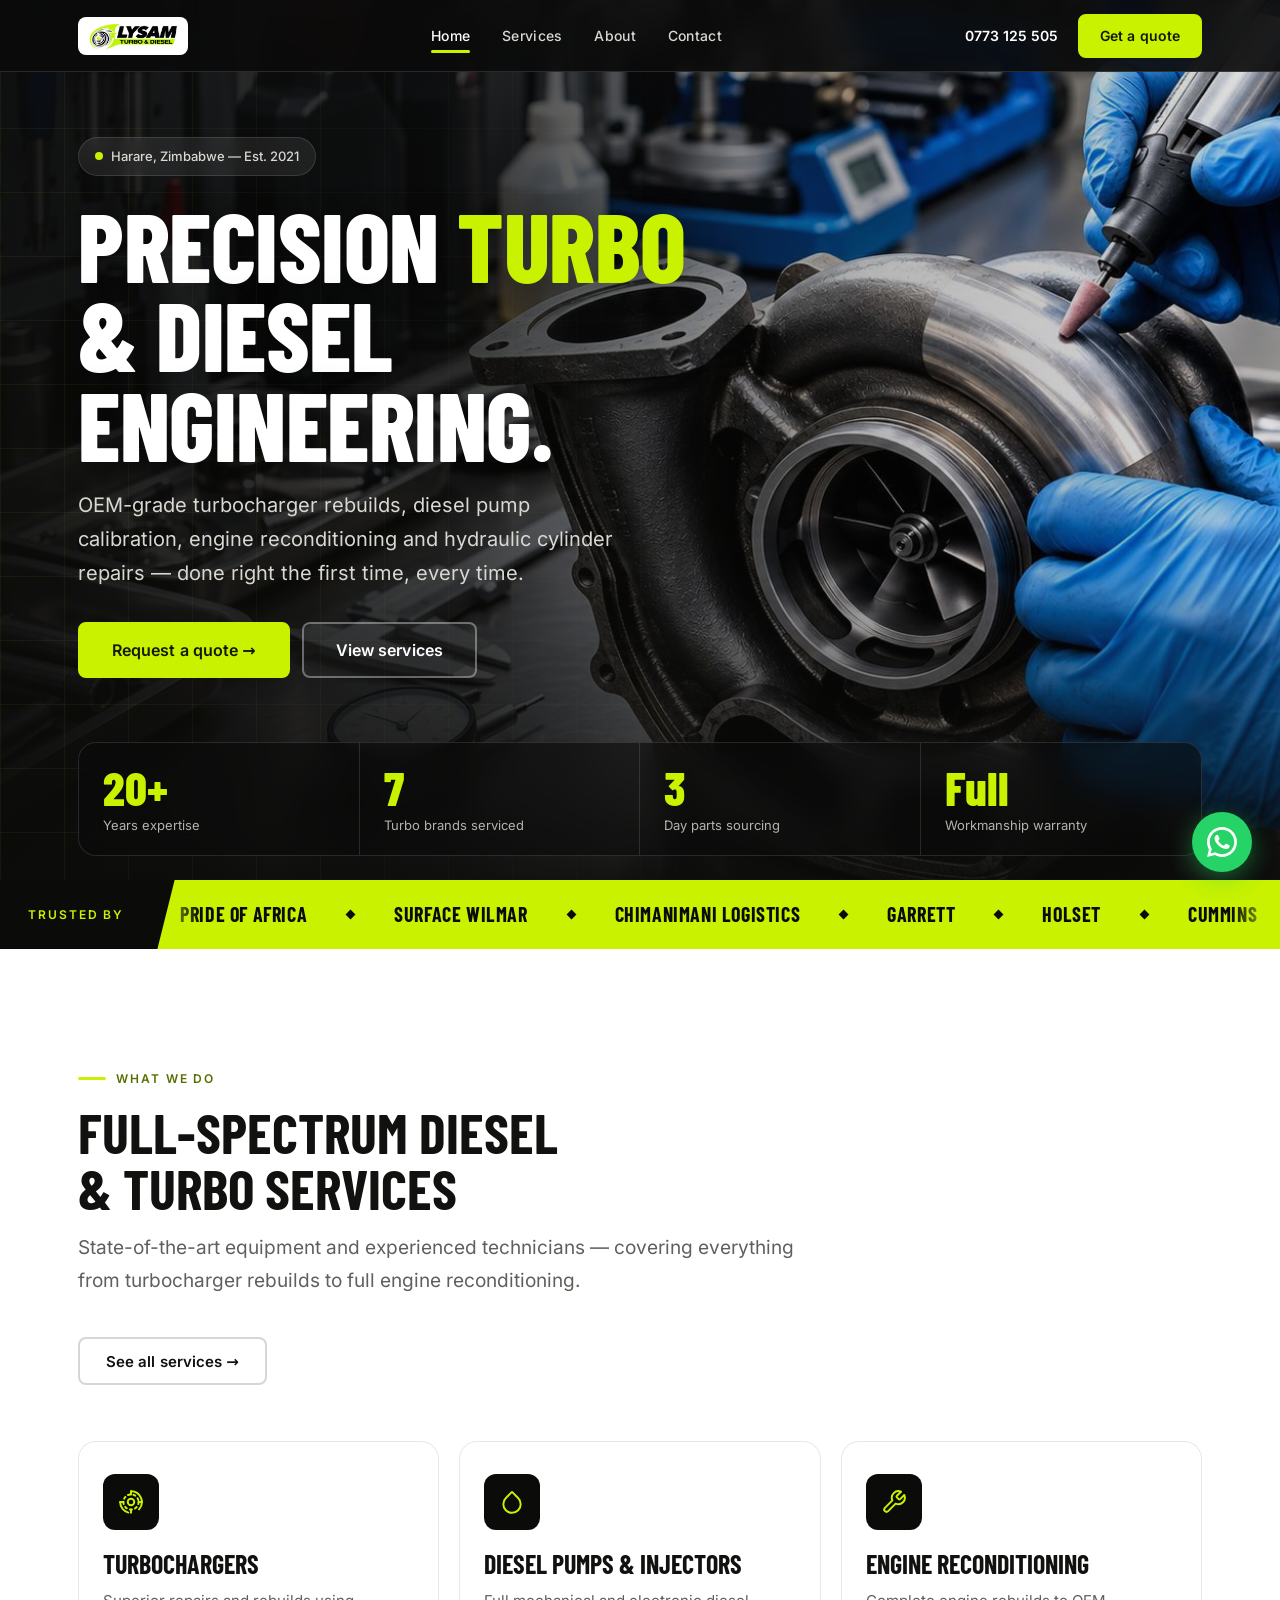
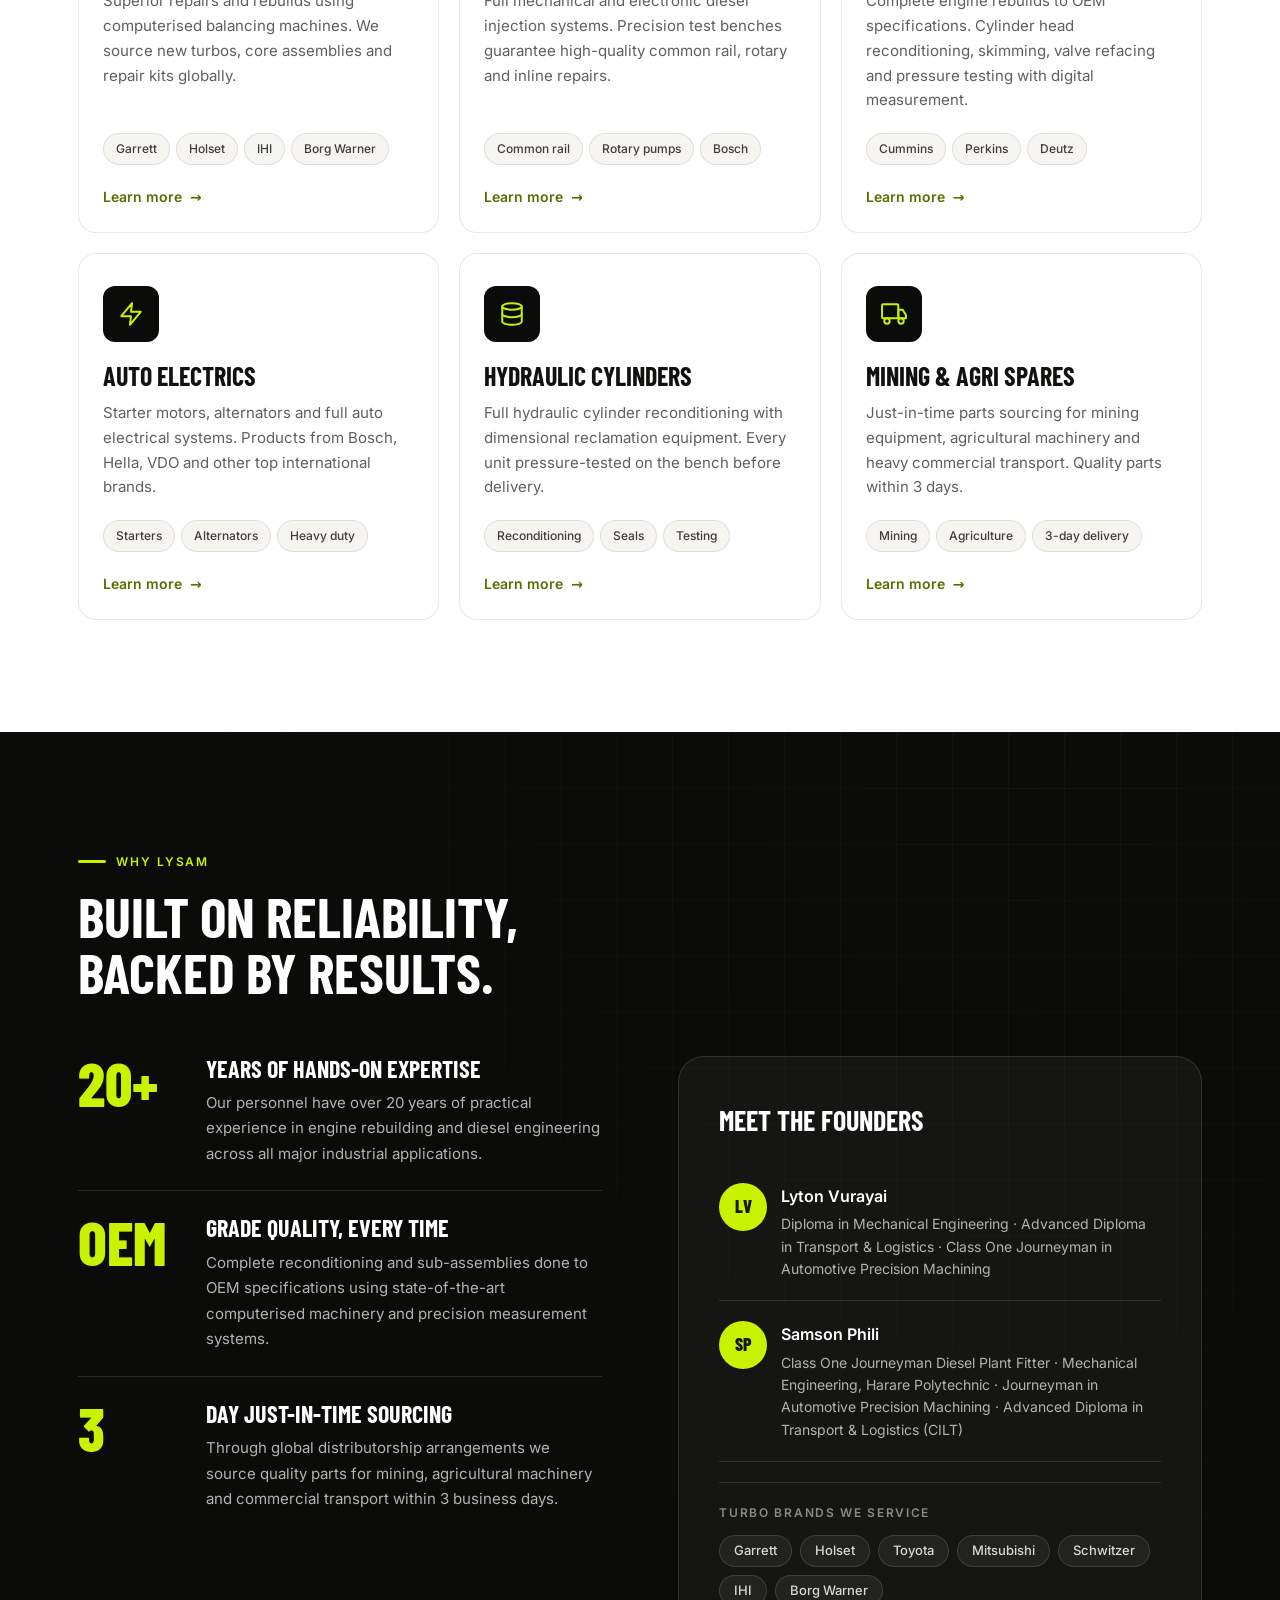
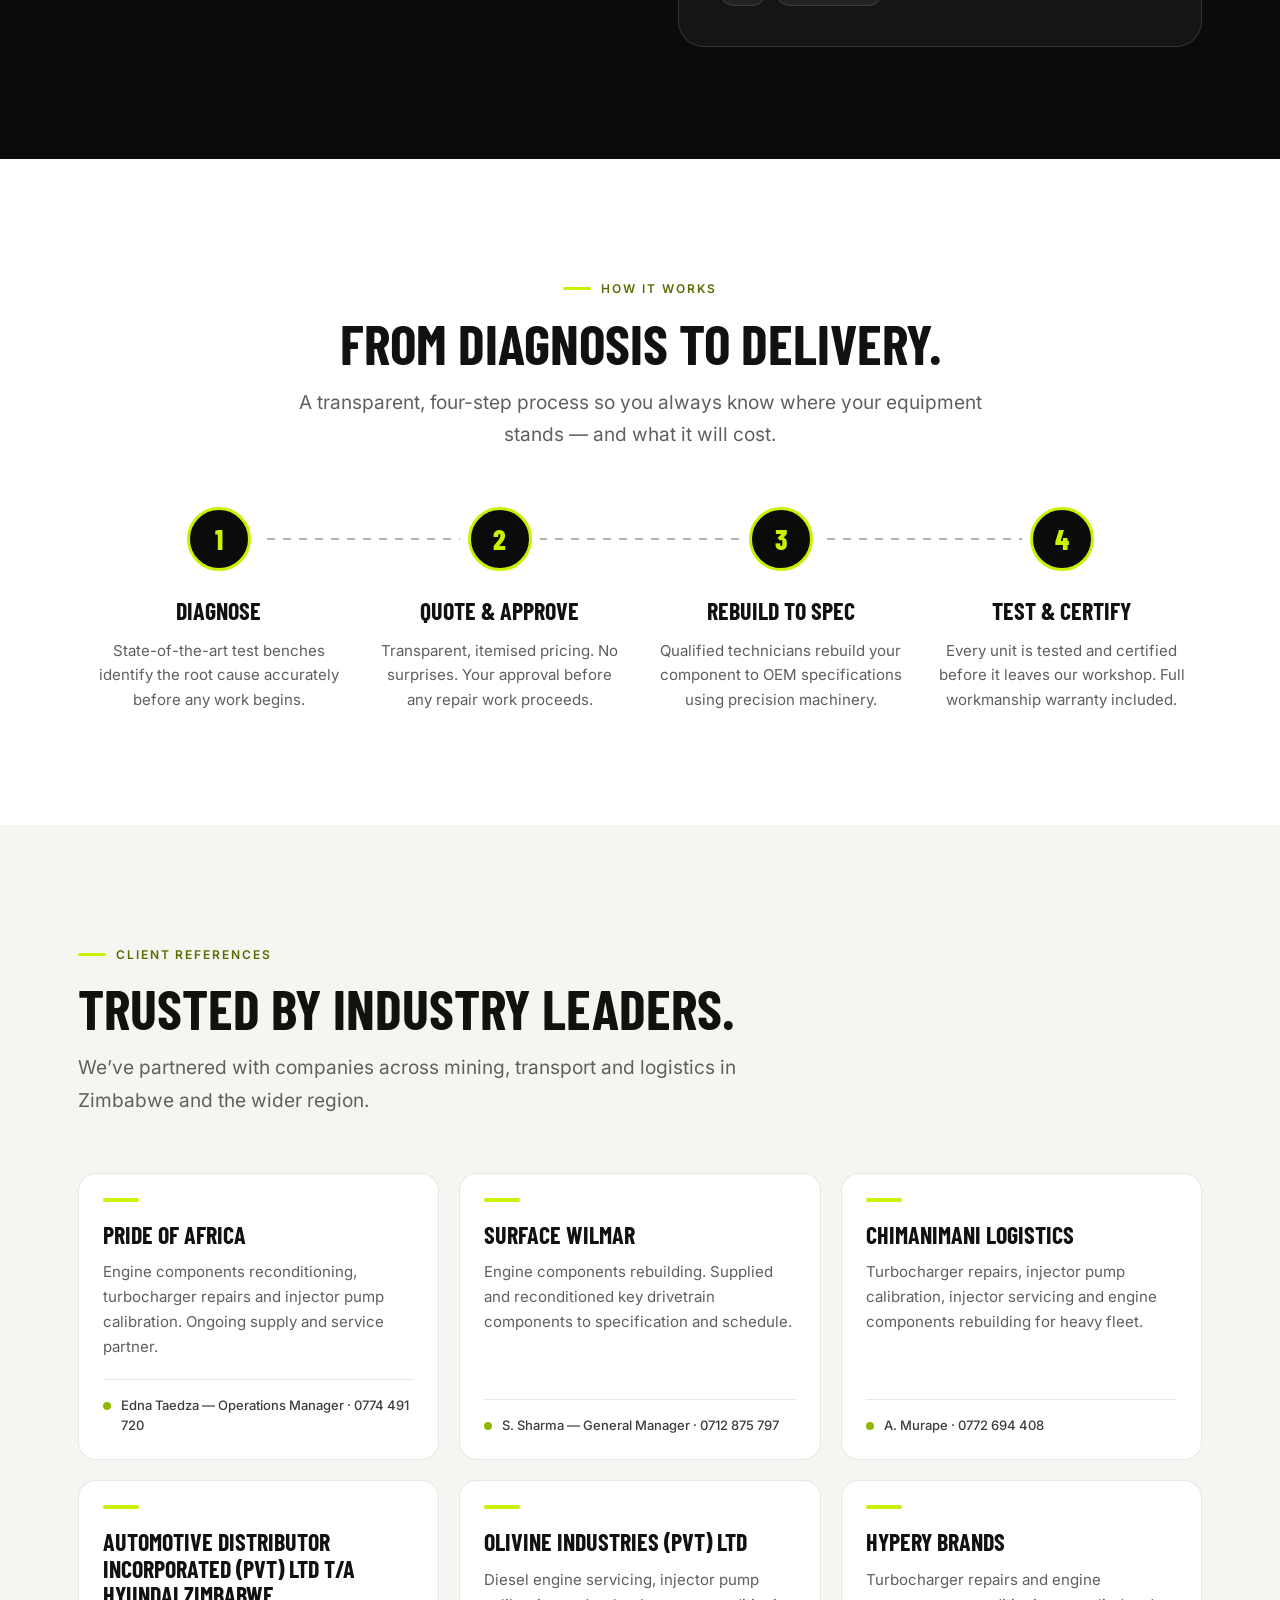
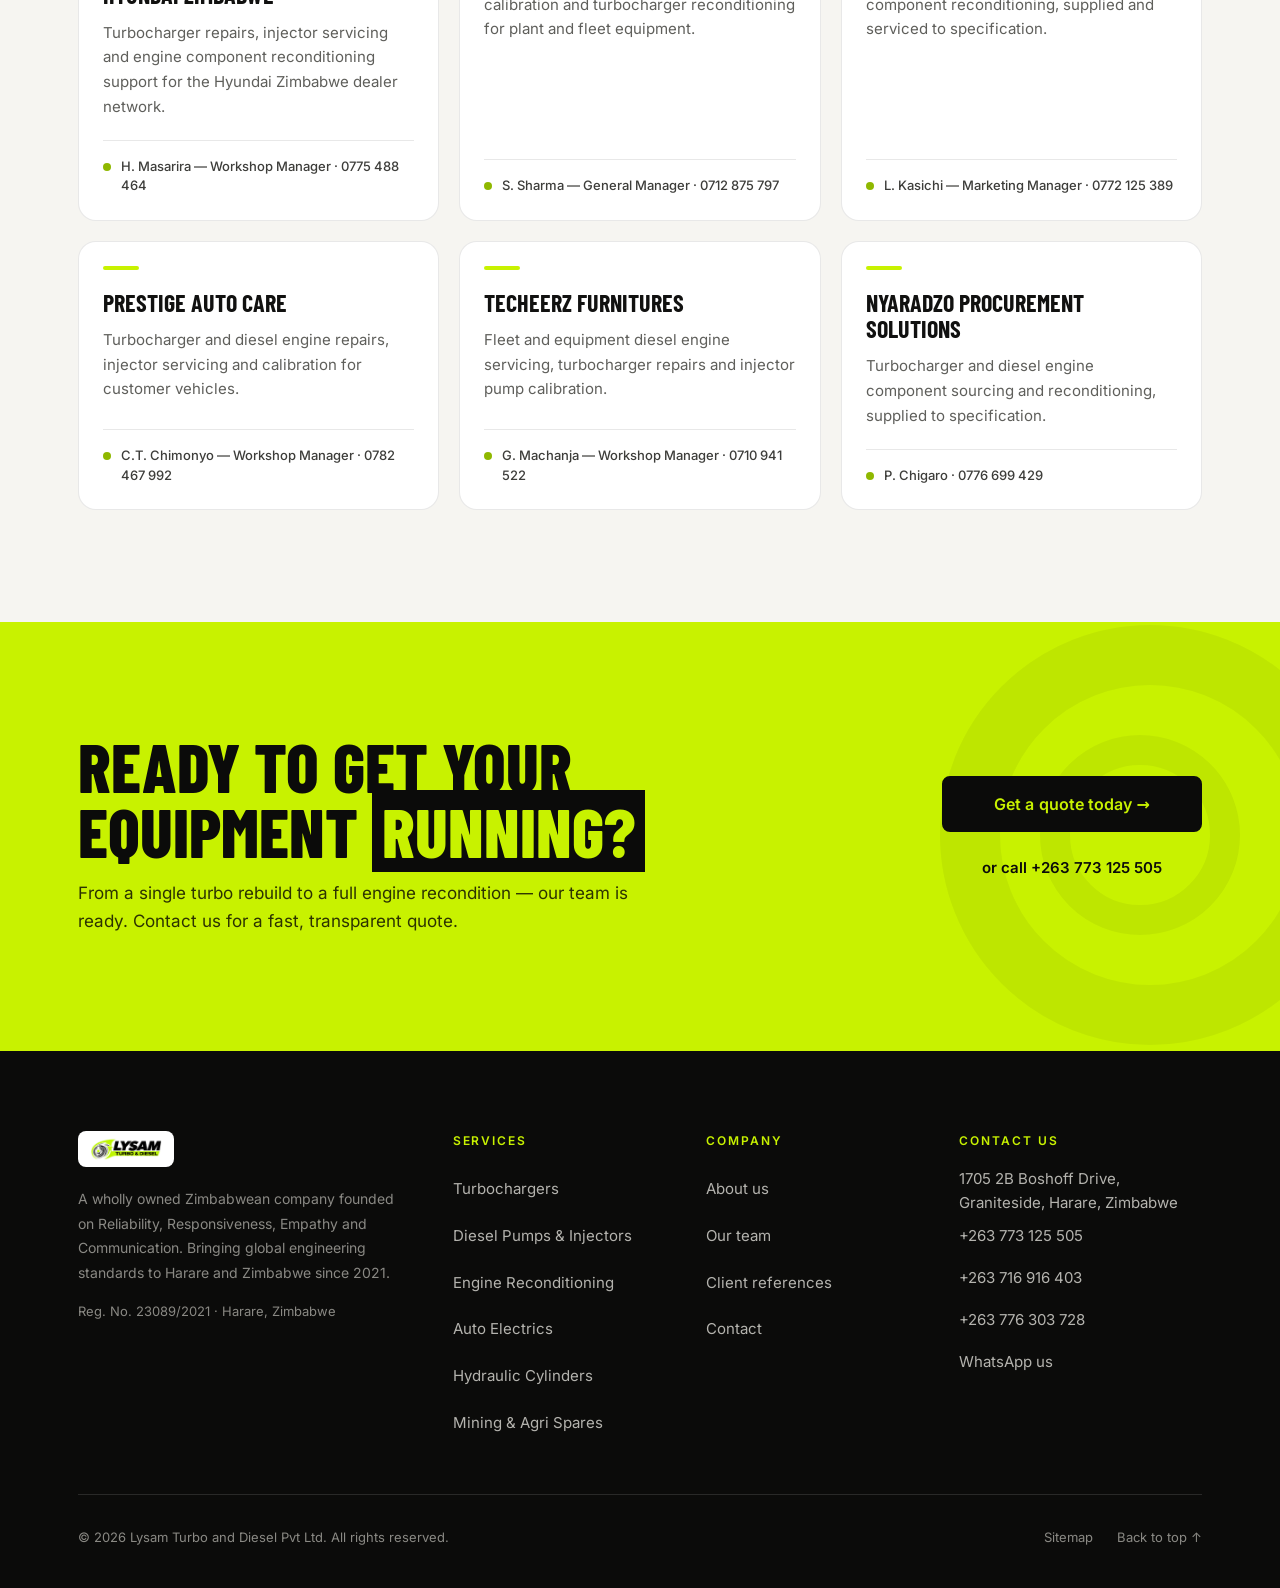
<file: index.html>
<!DOCTYPE html>
<html lang="en">
<head>
<meta charset="UTF-8">
<meta name="viewport" content="width=device-width, initial-scale=1, viewport-fit=cover">
<meta name="robots" content="index, follow">
<title>Turbocharger Repairs Harare | Lysam Turbo & Diesel Zimbabwe</title>
<meta name="description" content="OEM-grade turbocharger rebuilds, diesel pump calibration, engine reconditioning & hydraulic cylinders in Harare, Zimbabwe. Call 0773 125 505.">
<meta name="keywords" content="turbocharger repair Harare, diesel pump Harare, engine reconditioning Zimbabwe, hydraulic cylinders Harare, turbo rebuild Zimbabwe, diesel injectors Harare, Lysam Turbo">
<meta name="theme-color" content="#111110">
<link rel="canonical" href="https://lysamturbo.co.zw/index.html">
<meta property="og:type"         content="website">
<meta property="og:site_name"    content="Lysam Turbo &amp; Diesel">
<meta property="og:locale"       content="en_ZW">
<meta property="og:title"        content="Turbocharger Repairs Harare | Lysam Turbo & Diesel Zimbabwe">
<meta property="og:description"  content="OEM-grade turbocharger rebuilds, diesel pump calibration, engine reconditioning & hydraulic cylinders in Harare, Zimbabwe. Call 0773 125 505.">
<meta property="og:url"          content="https://lysamturbo.co.zw/index.html">
<meta property="og:image"        content="https://lysamturbo.co.zw/images/og-image.jpg">
<meta property="og:image:width"  content="1200">
<meta property="og:image:height" content="630">
<meta name="twitter:card"        content="summary_large_image">
<meta name="twitter:title"       content="Turbocharger Repairs Harare | Lysam Turbo & Diesel Zimbabwe">
<meta name="twitter:description" content="OEM-grade turbocharger rebuilds, diesel pump calibration, engine reconditioning & hydraulic cylinders in Harare, Zimbabwe. Call 0773 125 505.">
<meta name="twitter:image"       content="https://lysamturbo.co.zw/images/og-image.jpg">
<meta name="geo.region"          content="ZW-HA">
<meta name="geo.placename"       content="Harare, Zimbabwe">
<meta name="geo.position"        content="-17.8252;31.0335">
<meta name="ICBM"                content="-17.8252, 31.0335">
<link rel="preload" as="image" href="images/hero-workshop.jpg" fetchpriority="high">
<link rel="icon"             type="image/x-icon" href="favicon.ico">
<link rel="icon"             type="image/png" sizes="32x32" href="favicon-32.png">
<link rel="icon"             type="image/png" sizes="16x16" href="favicon-16.png">
<link rel="apple-touch-icon" sizes="180x180"  href="apple-touch-icon.png">
<link rel="preload" href="fonts/barlow-condensed-latin-800-normal.woff2" as="font" type="font/woff2" crossorigin>
<link rel="preload" href="fonts/inter-latin-400-normal.woff2" as="font" type="font/woff2" crossorigin>
<script>document.documentElement.classList.add('js')</script>
<link rel="stylesheet" href="css/main.css">
<script type="application/ld+json">{
  "@context": "https://schema.org",
  "@type": "AutoRepair",
  "name": "Lysam Turbo and Diesel Pvt Ltd",
  "url": "https://lysamturbo.co.zw",
  "logo": "https://lysamturbo.co.zw/images/logo.png",
  "image": "https://lysamturbo.co.zw/images/og-image.jpg",
  "description": "OEM-grade turbocharger repairs, diesel pump calibration, engine reconditioning and hydraulic cylinder services in Harare, Zimbabwe.",
  "telephone": ["+263773125505", "+263716916403", "+263776303728"],
  "address": {
    "@type": "PostalAddress",
    "streetAddress": "1705 2B Boshoff Drive, Graniteside",
    "addressLocality": "Harare",
    "addressCountry": "ZW"
  },
  "geo": {
    "@type": "GeoCoordinates",
    "latitude": -17.8252,
    "longitude": 31.0335
  },
  "areaServed": ["Harare","Bulawayo","Zimbabwe"],
  "priceRange": "$$",
  "hasMap": "https://maps.google.com/?q=1705+2B+Boshoff+Drive+Graniteside+Harare",
  "openingHoursSpecification": [{
    "@type": "OpeningHoursSpecification",
    "dayOfWeek": ["Monday","Tuesday","Wednesday","Thursday","Friday"],
    "opens": "08:00",
    "closes": "17:00"
  },{
    "@type": "OpeningHoursSpecification",
    "dayOfWeek": ["Saturday"],
    "opens": "08:00",
    "closes": "13:00"
  }],
  "founder": [
    {"@type":"Person","name":"Lyton Vurayai"},
    {"@type":"Person","name":"Samson Phili"}
  ],
  "foundingDate": "2021",
  "sameAs": ["https://wa.me/263773125505"]
}</script>
</head>
<body>
<a href="#main-content" class="skip-link">Skip to main content</a>

<header class="site-nav" id="site-nav" role="banner">
  <div class="nav-inner">
    <a class="nav-logo" href="index.html" aria-label="Lysam Turbo &amp; Diesel — home">
      <img src="images/logo.png" alt="Lysam Turbo and Diesel logo" width="160" height="54">
    </a>
    <nav class="nav-links" aria-label="Main navigation">
      <a href="index.html" aria-current="page">Home</a>
      <a href="services.html">Services</a>
      <a href="about.html">About</a>
      <a href="contact.html">Contact</a>
    </nav>
    <div class="nav-actions">
      <a class="nav-phone" href="tel:+263773125505">0773 125 505</a>
      <a class="btn btn-primary" href="contact.html">Get a quote</a>
    </div>
    <button class="nav-toggle" id="nav-toggle" type="button"
            aria-controls="mobile-nav" aria-expanded="false"
            aria-label="Open navigation menu">
      <span class="hamburger-bars" aria-hidden="true"><span></span><span></span><span></span></span>
    </button>
  </div>
</header>

<nav class="mobile-nav" id="mobile-nav" aria-label="Mobile navigation">
  <div class="mobile-nav-links">
    <a href="index.html">Home</a>
    <a href="services.html">Services</a>
    <a href="about.html">About us</a>
    <a href="contact.html">Contact</a>
  </div>
  <div class="mobile-nav-cta">
    <a class="btn btn-primary btn-lg" href="contact.html">Get a quote &rarr;</a>
    <a class="btn btn-outline btn-lg" href="tel:+263773125505">Call 0773 125 505</a>
    <p class="mobile-nav-hours">Mon&ndash;Fri 8am&ndash;5pm &middot; Sat 8am&ndash;1pm</p>
  </div>
</nav>

<main id="main-content">

  <!-- ═══ HERO ═══ -->
  <section class="hero" aria-label="Hero">
    <img class="hero-bg" src="images/hero-workshop.jpg"
         alt="Lysam Turbo and Diesel workshop — turbocharger and diesel engine engineering in Harare, Zimbabwe"
         width="1920" height="900" fetchpriority="high">
    <div class="hero-shade" aria-hidden="true"></div>

    <div class="container hero-inner">
      <div class="hero-content">
        <div class="hero-badge">
          <span class="hero-badge-dot" aria-hidden="true"></span>
          Harare, Zimbabwe &mdash; Est. 2021
        </div>
        <h1 class="text-h1 hero-h1">
          Precision <span class="accent-underline">turbo</span><br>
          &amp; diesel<br>
          engineering.
        </h1>
        <p class="hero-sub">
          OEM-grade turbocharger rebuilds, diesel pump calibration,
          engine reconditioning and hydraulic cylinder repairs &mdash;
          done right the first time, every time.
        </p>
        <div class="hero-actions">
          <a class="btn btn-primary btn-lg" href="contact.html">Request a quote &rarr;</a>
          <a class="btn btn-outline btn-lg" href="services.html">View services</a>
        </div>
      </div>
    </div>

    <div class="container hero-stats-wrap">
      <div class="hero-stats" role="region" aria-label="Key facts">
        <div class="hero-stat">
          <div class="hero-stat-val" data-count="20" data-suffix="+">20+</div>
          <div class="hero-stat-lbl">Years expertise</div>
        </div>
        <div class="hero-stat">
          <div class="hero-stat-val" data-count="7">7</div>
          <div class="hero-stat-lbl">Turbo brands serviced</div>
        </div>
        <div class="hero-stat">
          <div class="hero-stat-val" data-count="3">3</div>
          <div class="hero-stat-lbl">Day parts sourcing</div>
        </div>
        <div class="hero-stat">
          <div class="hero-stat-val">Full</div>
          <div class="hero-stat-lbl">Workmanship warranty</div>
        </div>
      </div>
    </div>
  </section>

  <!-- ═══ CLIENTS MARQUEE ═══ -->
  <div class="marquee-strip" aria-label="Trusted by these companies" role="region">
    <span class="marquee-label">Trusted by</span>
    <div class="marquee-viewport">
      <div class="marquee-track" aria-hidden="true">
      <span class="marquee-item">Pride of Africa</span><span class="marquee-dot"></span>
      <span class="marquee-item">Surface Wilmar</span><span class="marquee-dot"></span>
      <span class="marquee-item">Chimanimani Logistics</span><span class="marquee-dot"></span>
      <span class="marquee-item">Garrett</span><span class="marquee-dot"></span>
      <span class="marquee-item">Holset</span><span class="marquee-dot"></span>
      <span class="marquee-item">Cummins</span><span class="marquee-dot"></span>
      <span class="marquee-item">Perkins</span><span class="marquee-dot"></span>
      <span class="marquee-item">Bosch</span><span class="marquee-dot"></span>
      <span class="marquee-item">Deutz</span><span class="marquee-dot"></span>
      <span class="marquee-item">Automotive Distributor Incorporated (Pvt) Ltd t/a Hyundai Zimbabwe</span><span class="marquee-dot"></span>
      <span class="marquee-item">Olivine Industries (Pvt) Ltd</span><span class="marquee-dot"></span>
      <span class="marquee-item">Hypery Brands</span><span class="marquee-dot"></span>
      <span class="marquee-item">Prestige Auto Care</span><span class="marquee-dot"></span>
      <span class="marquee-item">Techeerz Furnitures</span><span class="marquee-dot"></span>
      <span class="marquee-item">Nyaradzo Procurement Solutions</span><span class="marquee-dot"></span>
      <!-- duplicate for seamless loop -->
      <span class="marquee-item">Pride of Africa</span><span class="marquee-dot"></span>
      <span class="marquee-item">Surface Wilmar</span><span class="marquee-dot"></span>
      <span class="marquee-item">Chimanimani Logistics</span><span class="marquee-dot"></span>
      <span class="marquee-item">Garrett</span><span class="marquee-dot"></span>
      <span class="marquee-item">Holset</span><span class="marquee-dot"></span>
      <span class="marquee-item">Cummins</span><span class="marquee-dot"></span>
      <span class="marquee-item">Perkins</span><span class="marquee-dot"></span>
      <span class="marquee-item">Bosch</span><span class="marquee-dot"></span>
      <span class="marquee-item">Deutz</span><span class="marquee-dot"></span>
      <span class="marquee-item">Automotive Distributor Incorporated (Pvt) Ltd t/a Hyundai Zimbabwe</span><span class="marquee-dot"></span>
      <span class="marquee-item">Olivine Industries (Pvt) Ltd</span><span class="marquee-dot"></span>
      <span class="marquee-item">Hypery Brands</span><span class="marquee-dot"></span>
      <span class="marquee-item">Prestige Auto Care</span><span class="marquee-dot"></span>
      <span class="marquee-item">Techeerz Furnitures</span><span class="marquee-dot"></span>
      <span class="marquee-item">Nyaradzo Procurement Solutions</span><span class="marquee-dot"></span>
      </div>
    </div>
  </div>

  <!-- ═══ SERVICES PREVIEW ═══ -->
  <section class="section" id="services" aria-labelledby="services-heading">
    <div class="container">
      <div class="section-header reveal">
        <span class="text-eyebrow">What we do</span>
        <h2 class="text-h2" id="services-heading">Full-spectrum diesel<br>&amp; turbo services</h2>
        <p class="text-lead">State-of-the-art equipment and experienced technicians &mdash;
        covering everything from turbocharger rebuilds to full engine reconditioning.</p>
        <a class="btn btn-outline" href="services.html">See all services &rarr;</a>
      </div>

      <div class="services-grid">
        <a class="service-card reveal reveal-d1" href="services.html#turbochargers" aria-label="Turbochargers service page">
          <div class="service-icon" aria-hidden="true"><svg class="icon" viewBox="0 0 24 24" fill="none" stroke="currentColor" stroke-width="1.8" stroke-linecap="round" stroke-linejoin="round" aria-hidden="true"><circle cx="12" cy="12" r="3"/><path d="M12 2a10 10 0 0 1 7.39 16.74"/><path d="M9.6 21.8A10 10 0 0 1 2 12"/><path d="M12 2v3m0 14v3M2 12h3m14 0h3"/><circle cx="12" cy="12" r="7" stroke-dasharray="2 3"/></svg></div>
          <h3 class="service-name">Turbochargers</h3>
          <p class="service-desc">Superior repairs and rebuilds using computerised balancing machines. We source new turbos, core assemblies and repair kits globally.</p>
          <div class="service-tags" aria-label="Brands serviced">
            <span class="service-tag">Garrett</span>
            <span class="service-tag">Holset</span>
            <span class="service-tag">IHI</span>
            <span class="service-tag">Borg Warner</span>
          </div>
          <span class="service-more">Learn more</span>
        </a>
        <a class="service-card reveal reveal-d2" href="services.html#diesel-pumps" aria-label="Diesel pumps and injectors service page">
          <div class="service-icon" aria-hidden="true"><svg class="icon" viewBox="0 0 24 24" fill="none" stroke="currentColor" stroke-width="1.8" stroke-linecap="round" stroke-linejoin="round" aria-hidden="true"><path d="M12 2.69l5.66 5.66a8 8 0 1 1-11.31 0z"/></svg></div>
          <h3 class="service-name">Diesel Pumps &amp; Injectors</h3>
          <p class="service-desc">Full mechanical and electronic diesel injection systems. Precision test benches guarantee high-quality common rail, rotary and inline repairs.</p>
          <div class="service-tags">
            <span class="service-tag">Common rail</span>
            <span class="service-tag">Rotary pumps</span>
            <span class="service-tag">Bosch</span>
          </div>
          <span class="service-more">Learn more</span>
        </a>
        <a class="service-card reveal reveal-d3" href="services.html#engine-recon" aria-label="Engine reconditioning service page">
          <div class="service-icon" aria-hidden="true"><svg class="icon" viewBox="0 0 24 24" fill="none" stroke="currentColor" stroke-width="1.8" stroke-linecap="round" stroke-linejoin="round" aria-hidden="true"><path d="M14.7 6.3a1 1 0 0 0 0 1.4l1.6 1.6a1 1 0 0 0 1.4 0l3.77-3.77a6 6 0 0 1-7.94 7.94l-6.91 6.91a2.12 2.12 0 0 1-3-3l6.91-6.91a6 6 0 0 1 7.94-7.94l-3.76 3.76z"/></svg></div>
          <h3 class="service-name">Engine Reconditioning</h3>
          <p class="service-desc">Complete engine rebuilds to OEM specifications. Cylinder head reconditioning, skimming, valve refacing and pressure testing with digital measurement.</p>
          <div class="service-tags">
            <span class="service-tag">Cummins</span>
            <span class="service-tag">Perkins</span>
            <span class="service-tag">Deutz</span>
          </div>
          <span class="service-more">Learn more</span>
        </a>
        <a class="service-card reveal reveal-d1" href="services.html#auto-electrics" aria-label="Auto electrics service page">
          <div class="service-icon" aria-hidden="true"><svg class="icon" viewBox="0 0 24 24" fill="none" stroke="currentColor" stroke-width="1.8" stroke-linecap="round" stroke-linejoin="round" aria-hidden="true"><polygon points="13 2 3 14 12 14 11 22 21 10 12 10 13 2"/></svg></div>
          <h3 class="service-name">Auto Electrics</h3>
          <p class="service-desc">Starter motors, alternators and full auto electrical systems. Products from Bosch, Hella, VDO and other top international brands.</p>
          <div class="service-tags">
            <span class="service-tag">Starters</span>
            <span class="service-tag">Alternators</span>
            <span class="service-tag">Heavy duty</span>
          </div>
          <span class="service-more">Learn more</span>
        </a>
        <a class="service-card reveal reveal-d2" href="services.html#hydraulics" aria-label="Hydraulic cylinders service page">
          <div class="service-icon" aria-hidden="true"><svg class="icon" viewBox="0 0 24 24" fill="none" stroke="currentColor" stroke-width="1.8" stroke-linecap="round" stroke-linejoin="round" aria-hidden="true"><ellipse cx="12" cy="5" rx="9" ry="3"/><path d="M3 5v14a9 3 0 0 0 18 0V5"/><path d="M3 12a9 3 0 0 0 18 0"/></svg></div>
          <h3 class="service-name">Hydraulic Cylinders</h3>
          <p class="service-desc">Full hydraulic cylinder reconditioning with dimensional reclamation equipment. Every unit pressure-tested on the bench before delivery.</p>
          <div class="service-tags">
            <span class="service-tag">Reconditioning</span>
            <span class="service-tag">Seals</span>
            <span class="service-tag">Testing</span>
          </div>
          <span class="service-more">Learn more</span>
        </a>
        <a class="service-card reveal reveal-d3" href="services.html#mining-spares" aria-label="Mining and agri spares service page">
          <div class="service-icon" aria-hidden="true"><svg class="icon" viewBox="0 0 24 24" fill="none" stroke="currentColor" stroke-width="1.8" stroke-linecap="round" stroke-linejoin="round" aria-hidden="true"><rect x="1" y="3" width="15" height="13" rx="1"/><path d="M16 8h4l3 5v3h-7V8z"/><circle cx="5.5" cy="18.5" r="2.5"/><circle cx="18.5" cy="18.5" r="2.5"/></svg></div>
          <h3 class="service-name">Mining &amp; Agri Spares</h3>
          <p class="service-desc">Just-in-time parts sourcing for mining equipment, agricultural machinery and heavy commercial transport. Quality parts within 3 days.</p>
          <div class="service-tags">
            <span class="service-tag">Mining</span>
            <span class="service-tag">Agriculture</span>
            <span class="service-tag">3-day delivery</span>
          </div>
          <span class="service-more">Learn more</span>
        </a>
      </div>
    </div>
  </section>

  <!-- ═══ WHY LYSAM ═══ -->
  <section class="section section-dark" id="why-lysam" aria-labelledby="trust-heading">
    <div class="container">
      <div class="section-header reveal">
        <span class="text-eyebrow">Why Lysam</span>
        <h2 class="text-h2" id="trust-heading">Built on reliability,<br>backed by results.</h2>
      </div>
      <div class="trust-layout">
        <div class="trust-list">
          <div class="trust-item reveal">
            <div class="trust-num" aria-hidden="true">20+</div>
            <div>
              <h3 class="trust-title">Years of hands-on expertise</h3>
              <p class="trust-desc">Our personnel have over 20 years of practical experience in engine rebuilding and diesel engineering across all major industrial applications.</p>
            </div>
          </div>
          <div class="trust-item reveal reveal-d1">
            <div class="trust-num" aria-hidden="true">OEM</div>
            <div>
              <h3 class="trust-title">Grade quality, every time</h3>
              <p class="trust-desc">Complete reconditioning and sub-assemblies done to OEM specifications using state-of-the-art computerised machinery and precision measurement systems.</p>
            </div>
          </div>
          <div class="trust-item reveal reveal-d2">
            <div class="trust-num" aria-hidden="true">3</div>
            <div>
              <h3 class="trust-title">Day just-in-time sourcing</h3>
              <p class="trust-desc">Through global distributorship arrangements we source quality parts for mining, agricultural machinery and commercial transport within 3 business days.</p>
            </div>
          </div>
        </div>

        <div class="credentials-card reveal reveal-d1">
          <h3 class="credentials-title">Meet the founders</h3>
          <div class="person-row">
            <div class="person-avatar" aria-hidden="true">LV</div>
            <div>
              <p class="person-name">Lyton Vurayai</p>
              <p class="person-quals">Diploma in Mechanical Engineering &middot; Advanced Diploma in Transport &amp; Logistics &middot; Class One Journeyman in Automotive Precision Machining</p>
            </div>
          </div>
          <div class="person-row">
            <div class="person-avatar" aria-hidden="true">SP</div>
            <div>
              <p class="person-name">Samson Phili</p>
              <p class="person-quals">Class One Journeyman Diesel Plant Fitter &middot; Mechanical Engineering, Harare Polytechnic &middot; Journeyman in Automotive Precision Machining &middot; Advanced Diploma in Transport &amp; Logistics (CILT)</p>
            </div>
          </div>
          <div class="brands-block">
            <p class="brands-lbl">Turbo brands we service</p>
            <div class="brands-tags" aria-label="Turbo brands">
              <span class="brand-tag">Garrett</span>
              <span class="brand-tag">Holset</span>
              <span class="brand-tag">Toyota</span>
              <span class="brand-tag">Mitsubishi</span>
              <span class="brand-tag">Schwitzer</span>
              <span class="brand-tag">IHI</span>
              <span class="brand-tag">Borg Warner</span>
            </div>
          </div>
        </div>
      </div>
    </div>
  </section>

  <!-- ═══ PROCESS ═══ -->
  <section class="section" aria-labelledby="process-heading">
    <div class="container">
      <div class="section-header section-header--centered reveal" style="text-align:center">
        <span class="text-eyebrow">How it works</span>
        <h2 class="text-h2" id="process-heading">From diagnosis to delivery.</h2>
        <p class="text-lead" style="margin:0 auto">A transparent, four-step process so you always know where your equipment stands &mdash; and what it will cost.</p>
      </div>
      <div class="process-grid">
        <div class="process-step reveal reveal-d1">
          <div class="step-num" aria-hidden="true">1</div>
          <h3 class="step-title">Diagnose</h3>
          <p class="step-desc">State-of-the-art test benches identify the root cause accurately before any work begins.</p>
        </div>
        <div class="process-step reveal reveal-d2">
          <div class="step-num" aria-hidden="true">2</div>
          <h3 class="step-title">Quote &amp; approve</h3>
          <p class="step-desc">Transparent, itemised pricing. No surprises. Your approval before any repair work proceeds.</p>
        </div>
        <div class="process-step reveal reveal-d3">
          <div class="step-num" aria-hidden="true">3</div>
          <h3 class="step-title">Rebuild to spec</h3>
          <p class="step-desc">Qualified technicians rebuild your component to OEM specifications using precision machinery.</p>
        </div>
        <div class="process-step reveal reveal-d4">
          <div class="step-num" aria-hidden="true">4</div>
          <h3 class="step-title">Test &amp; certify</h3>
          <p class="step-desc">Every unit is tested and certified before it leaves our workshop. Full workmanship warranty included.</p>
        </div>
      </div>
    </div>
  </section>

  <!-- ═══ CLIENT REFERENCES ═══ -->
  <section class="section section-alt" aria-labelledby="refs-heading">
    <div class="container">
      <div class="section-header reveal">
        <span class="text-eyebrow">Client references</span>
        <h2 class="text-h2" id="refs-heading">Trusted by industry leaders.</h2>
        <p class="text-lead">We&rsquo;ve partnered with companies across mining, transport and logistics in Zimbabwe and the wider region.</p>
      </div>
      <div class="refs-grid">
        <article class="ref-card reveal reveal-d1">
          <div class="ref-lime" aria-hidden="true"></div>
          <h3 class="ref-company">Pride of Africa</h3>
          <p class="ref-scope">Engine components reconditioning, turbocharger repairs and injector pump calibration. Ongoing supply and service partner.</p>
          <div class="ref-contact">
            <span class="ref-dot" aria-hidden="true"></span>
            Edna Taedza &mdash; Operations Manager &middot; 0774 491 720
          </div>
        </article>
        <article class="ref-card reveal reveal-d2">
          <div class="ref-lime" aria-hidden="true"></div>
          <h3 class="ref-company">Surface Wilmar</h3>
          <p class="ref-scope">Engine components rebuilding. Supplied and reconditioned key drivetrain components to specification and schedule.</p>
          <div class="ref-contact">
            <span class="ref-dot" aria-hidden="true"></span>
            S. Sharma &mdash; General Manager &middot; 0712 875 797
          </div>
        </article>
        <article class="ref-card reveal reveal-d3">
          <div class="ref-lime" aria-hidden="true"></div>
          <h3 class="ref-company">Chimanimani Logistics</h3>
          <p class="ref-scope">Turbocharger repairs, injector pump calibration, injector servicing and engine components rebuilding for heavy fleet.</p>
          <div class="ref-contact">
            <span class="ref-dot" aria-hidden="true"></span>
            A. Murape &middot; 0772 694 408
          </div>
        </article>
        <article class="ref-card reveal reveal-d1">
          <div class="ref-lime" aria-hidden="true"></div>
          <h3 class="ref-company">Automotive Distributor Incorporated (Pvt) Ltd t/a Hyundai Zimbabwe</h3>
          <p class="ref-scope">Turbocharger repairs, injector servicing and engine component reconditioning support for the Hyundai Zimbabwe dealer network.</p>
          <div class="ref-contact">
            <span class="ref-dot" aria-hidden="true"></span>
            H. Masarira &mdash; Workshop Manager &middot; 0775 488 464
          </div>
        </article>
        <article class="ref-card reveal reveal-d2">
          <div class="ref-lime" aria-hidden="true"></div>
          <h3 class="ref-company">Olivine Industries (Pvt) Ltd</h3>
          <p class="ref-scope">Diesel engine servicing, injector pump calibration and turbocharger reconditioning for plant and fleet equipment.</p>
          <div class="ref-contact">
            <span class="ref-dot" aria-hidden="true"></span>
            S. Sharma &mdash; General Manager &middot; 0712 875 797
          </div>
        </article>
        <article class="ref-card reveal reveal-d3">
          <div class="ref-lime" aria-hidden="true"></div>
          <h3 class="ref-company">Hypery Brands</h3>
          <p class="ref-scope">Turbocharger repairs and engine component reconditioning, supplied and serviced to specification.</p>
          <div class="ref-contact">
            <span class="ref-dot" aria-hidden="true"></span>
            L. Kasichi &mdash; Marketing Manager &middot; 0772 125 389
          </div>
        </article>
        <article class="ref-card reveal reveal-d1">
          <div class="ref-lime" aria-hidden="true"></div>
          <h3 class="ref-company">Prestige Auto Care</h3>
          <p class="ref-scope">Turbocharger and diesel engine repairs, injector servicing and calibration for customer vehicles.</p>
          <div class="ref-contact">
            <span class="ref-dot" aria-hidden="true"></span>
            C.T. Chimonyo &mdash; Workshop Manager &middot; 0782 467 992
          </div>
        </article>
        <article class="ref-card reveal reveal-d2">
          <div class="ref-lime" aria-hidden="true"></div>
          <h3 class="ref-company">Techeerz Furnitures</h3>
          <p class="ref-scope">Fleet and equipment diesel engine servicing, turbocharger repairs and injector pump calibration.</p>
          <div class="ref-contact">
            <span class="ref-dot" aria-hidden="true"></span>
            G. Machanja &mdash; Workshop Manager &middot; 0710 941 522
          </div>
        </article>
        <article class="ref-card reveal reveal-d3">
          <div class="ref-lime" aria-hidden="true"></div>
          <h3 class="ref-company">Nyaradzo Procurement Solutions</h3>
          <p class="ref-scope">Turbocharger and diesel engine component sourcing and reconditioning, supplied to specification.</p>
          <div class="ref-contact">
            <span class="ref-dot" aria-hidden="true"></span>
            P. Chigaro &middot; 0776 699 429
          </div>
        </article>
      </div>
    </div>
  </section>

  <!-- ═══ CTA BAND ═══ -->
  <section class="cta-band" aria-label="Get a quote">
    <div class="container">
      <div class="cta-band-inner">
        <div class="reveal">
          <h2 class="cta-h2">Ready to get your<br>equipment <span>running?</span></h2>
          <p class="cta-sub">From a single turbo rebuild to a full engine recondition &mdash; our team is ready. Contact us for a fast, transparent quote.</p>
        </div>
        <div class="cta-aside reveal reveal-d1">
          <a class="btn btn-primary btn-lg" href="contact.html">Get a quote today &rarr;</a>
          <a class="cta-tel" href="tel:+263773125505">or call +263 773 125 505</a>
        </div>
      </div>
    </div>
  </section>

</main>

<footer class="site-footer" role="contentinfo">
  <div class="container">
    <div class="footer-grid">
      <div>
        <img src="images/logo.png" alt="Lysam Turbo and Diesel" class="footer-brand-logo"
             width="140" height="47" loading="lazy">
        <p class="footer-brand-desc">A wholly owned Zimbabwean company founded on Reliability,
        Responsiveness, Empathy and Communication. Bringing global engineering standards to
        Harare and Zimbabwe since 2021.</p>
        <p class="footer-reg">Reg. No. 23089/2021 &middot; Harare, Zimbabwe</p>
      </div>
      <div>
        <p class="footer-col-heading">Services</p>
        <ul class="footer-nav-list" role="list">
          <li><a href="services.html#turbochargers">Turbochargers</a></li>
          <li><a href="services.html#diesel-pumps">Diesel Pumps &amp; Injectors</a></li>
          <li><a href="services.html#engine-recon">Engine Reconditioning</a></li>
          <li><a href="services.html#auto-electrics">Auto Electrics</a></li>
          <li><a href="services.html#hydraulics">Hydraulic Cylinders</a></li>
          <li><a href="services.html#mining-spares">Mining &amp; Agri Spares</a></li>
        </ul>
      </div>
      <div>
        <p class="footer-col-heading">Company</p>
        <ul class="footer-nav-list" role="list">
          <li><a href="about.html">About us</a></li>
          <li><a href="about.html#team">Our team</a></li>
          <li><a href="about.html#references">Client references</a></li>
          <li><a href="contact.html">Contact</a></li>
        </ul>
      </div>
      <div>
        <p class="footer-col-heading">Contact us</p>
        <p class="footer-contact-entry">1705 2B Boshoff Drive,<br>Graniteside, Harare, Zimbabwe</p>
        <p class="footer-contact-entry"><a href="tel:+263773125505">+263 773 125 505</a></p>
        <p class="footer-contact-entry"><a href="tel:+263716916403">+263 716 916 403</a></p>
        <p class="footer-contact-entry"><a href="tel:+263776303728">+263 776 303 728</a></p>
        <p class="footer-contact-entry"><a href="https://wa.me/263773125505" target="_blank" rel="noopener noreferrer">WhatsApp us</a></p>
      </div>
    </div>
    <div class="footer-bottom">
      <p class="footer-copy">&copy; 2026 Lysam Turbo and Diesel Pvt Ltd. All rights reserved.</p>
      <div class="footer-bottom-links">
        <a href="sitemap.xml">Sitemap</a>
        <a href="#main-content">Back to top &uarr;</a>
      </div>
    </div>
  </div>
</footer>

<a class="wa-float"
   href="https://wa.me/263773125505?text=Hi%2C%20I%27d%20like%20to%20request%20a%20quote%20from%20Lysam%20Turbo%20%26%20Diesel."
   target="_blank" rel="noopener noreferrer"
   aria-label="Chat with us on WhatsApp">
  <svg viewBox="0 0 24 24" fill="white" xmlns="http://www.w3.org/2000/svg" aria-hidden="true">
    <path d="M17.472 14.382c-.297-.149-1.758-.867-2.03-.967-.273-.099-.471-.148-.67.15-.197.297-.767.966-.94 1.164-.173.199-.347.223-.644.075-.297-.15-1.255-.463-2.39-1.475-.883-.788-1.48-1.761-1.653-2.059-.173-.297-.018-.458.13-.606.134-.133.298-.347.446-.52.149-.174.198-.298.298-.497.099-.198.05-.371-.025-.52-.075-.149-.669-1.612-.916-2.207-.242-.579-.487-.5-.669-.51-.173-.008-.371-.01-.57-.01-.198 0-.52.074-.792.372-.272.297-1.04 1.016-1.04 2.479 0 1.462 1.065 2.875 1.213 3.074.149.198 2.096 3.2 5.077 4.487.709.306 1.262.489 1.694.625.712.227 1.36.195 1.871.118.571-.085 1.758-.719 2.006-1.413.248-.694.248-1.289.173-1.413-.074-.124-.272-.198-.57-.347z"/><path d="M12 0C5.373 0 0 5.373 0 12c0 2.123.556 4.116 1.528 5.845L.057 24l6.305-1.654A11.954 11.954 0 0012 24c6.627 0 12-5.373 12-12S18.627 0 12 0zm0 21.818a9.8 9.8 0 01-5.028-1.383l-.36-.214-3.742.981.997-3.648-.235-.374A9.77 9.77 0 012.182 12c0-5.42 4.398-9.818 9.818-9.818 5.42 0 9.818 4.398 9.818 9.818 0 5.42-4.398 9.818-9.818 9.818z"/>
  </svg>
</a>
<div class="action-bar" role="region" aria-label="Quick contact">
  <a class="action-bar-btn" href="tel:+263773125505"><svg viewBox="0 0 24 24" fill="none" stroke="currentColor" stroke-width="2" stroke-linecap="round" stroke-linejoin="round" aria-hidden="true"><path d="M22 16.92v3a2 2 0 0 1-2.18 2 19.79 19.79 0 0 1-8.63-3.07 19.5 19.5 0 0 1-6-6 19.79 19.79 0 0 1-3.07-8.67A2 2 0 0 1 4.11 2h3a2 2 0 0 1 2 1.72 12.84 12.84 0 0 0 .7 2.81 2 2 0 0 1-.45 2.11L8.09 9.91a16 16 0 0 0 6 6l1.27-1.27a2 2 0 0 1 2.11-.45 12.84 12.84 0 0 0 2.81.7A2 2 0 0 1 22 16.92z"/></svg> Call</a>
  <a class="action-bar-btn action-bar-btn--wa" href="https://wa.me/263773125505?text=Hi%2C%20I%27d%20like%20to%20request%20a%20quote%20from%20Lysam%20Turbo%20%26%20Diesel." target="_blank" rel="noopener noreferrer"><svg viewBox="0 0 24 24" fill="currentColor" aria-hidden="true"><path d="M17.472 14.382c-.297-.149-1.758-.867-2.03-.967-.273-.099-.471-.148-.67.15-.197.297-.767.966-.94 1.164-.173.199-.347.223-.644.075-.297-.15-1.255-.463-2.39-1.475-.883-.788-1.48-1.761-1.653-2.059-.173-.297-.018-.458.13-.606.134-.133.298-.347.446-.52.149-.174.198-.298.298-.497.099-.198.05-.371-.025-.52-.075-.149-.669-1.612-.916-2.207-.242-.579-.487-.5-.669-.51-.173-.008-.371-.01-.57-.01-.198 0-.52.074-.792.372-.272.297-1.04 1.016-1.04 2.479 0 1.462 1.065 2.875 1.213 3.074.149.198 2.096 3.2 5.077 4.487.709.306 1.262.489 1.694.625.712.227 1.36.195 1.871.118.571-.085 1.758-.719 2.006-1.413.248-.694.248-1.289.173-1.413-.074-.124-.272-.198-.57-.347z"/><path d="M12 0C5.373 0 0 5.373 0 12c0 2.123.556 4.116 1.528 5.845L.057 24l6.305-1.654A11.954 11.954 0 0012 24c6.627 0 12-5.373 12-12S18.627 0 12 0zm0 21.818a9.8 9.8 0 01-5.028-1.383l-.36-.214-3.742.981.997-3.648-.235-.374A9.77 9.77 0 012.182 12c0-5.42 4.398-9.818 9.818-9.818 5.42 0 9.818 4.398 9.818 9.818 0 5.42-4.398 9.818-9.818 9.818z"/></svg> WhatsApp</a>
  <a class="action-bar-btn action-bar-btn--primary" href="contact.html"><svg viewBox="0 0 24 24" fill="none" stroke="currentColor" stroke-width="2" stroke-linecap="round" stroke-linejoin="round" aria-hidden="true"><path d="M14 2H6a2 2 0 0 0-2 2v16a2 2 0 0 0 2 2h12a2 2 0 0 0 2-2V8z"/><polyline points="14 2 14 8 20 8"/><line x1="8" y1="13" x2="16" y2="13"/><line x1="8" y1="17" x2="14" y2="17"/></svg> Quote</a>
</div>
<script src="js/main.js" defer></script>
</body>
</html>
</file>
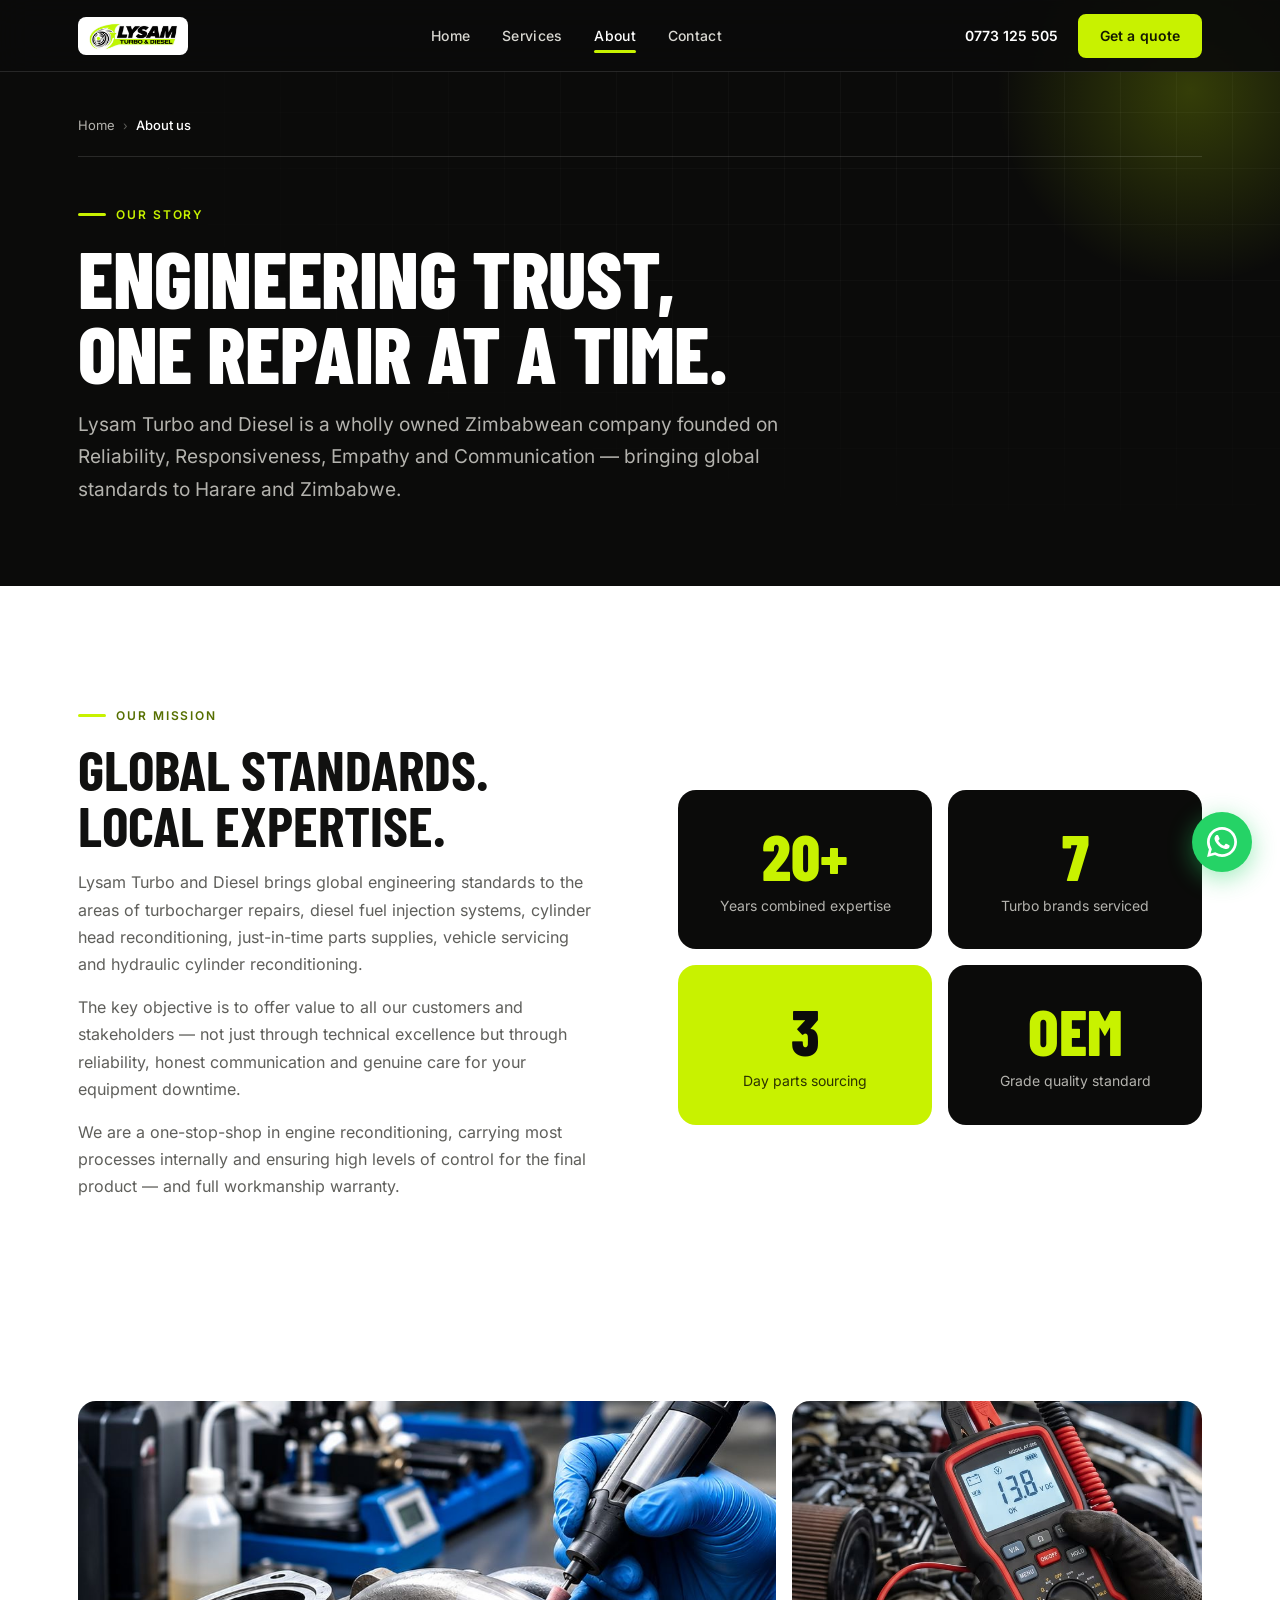
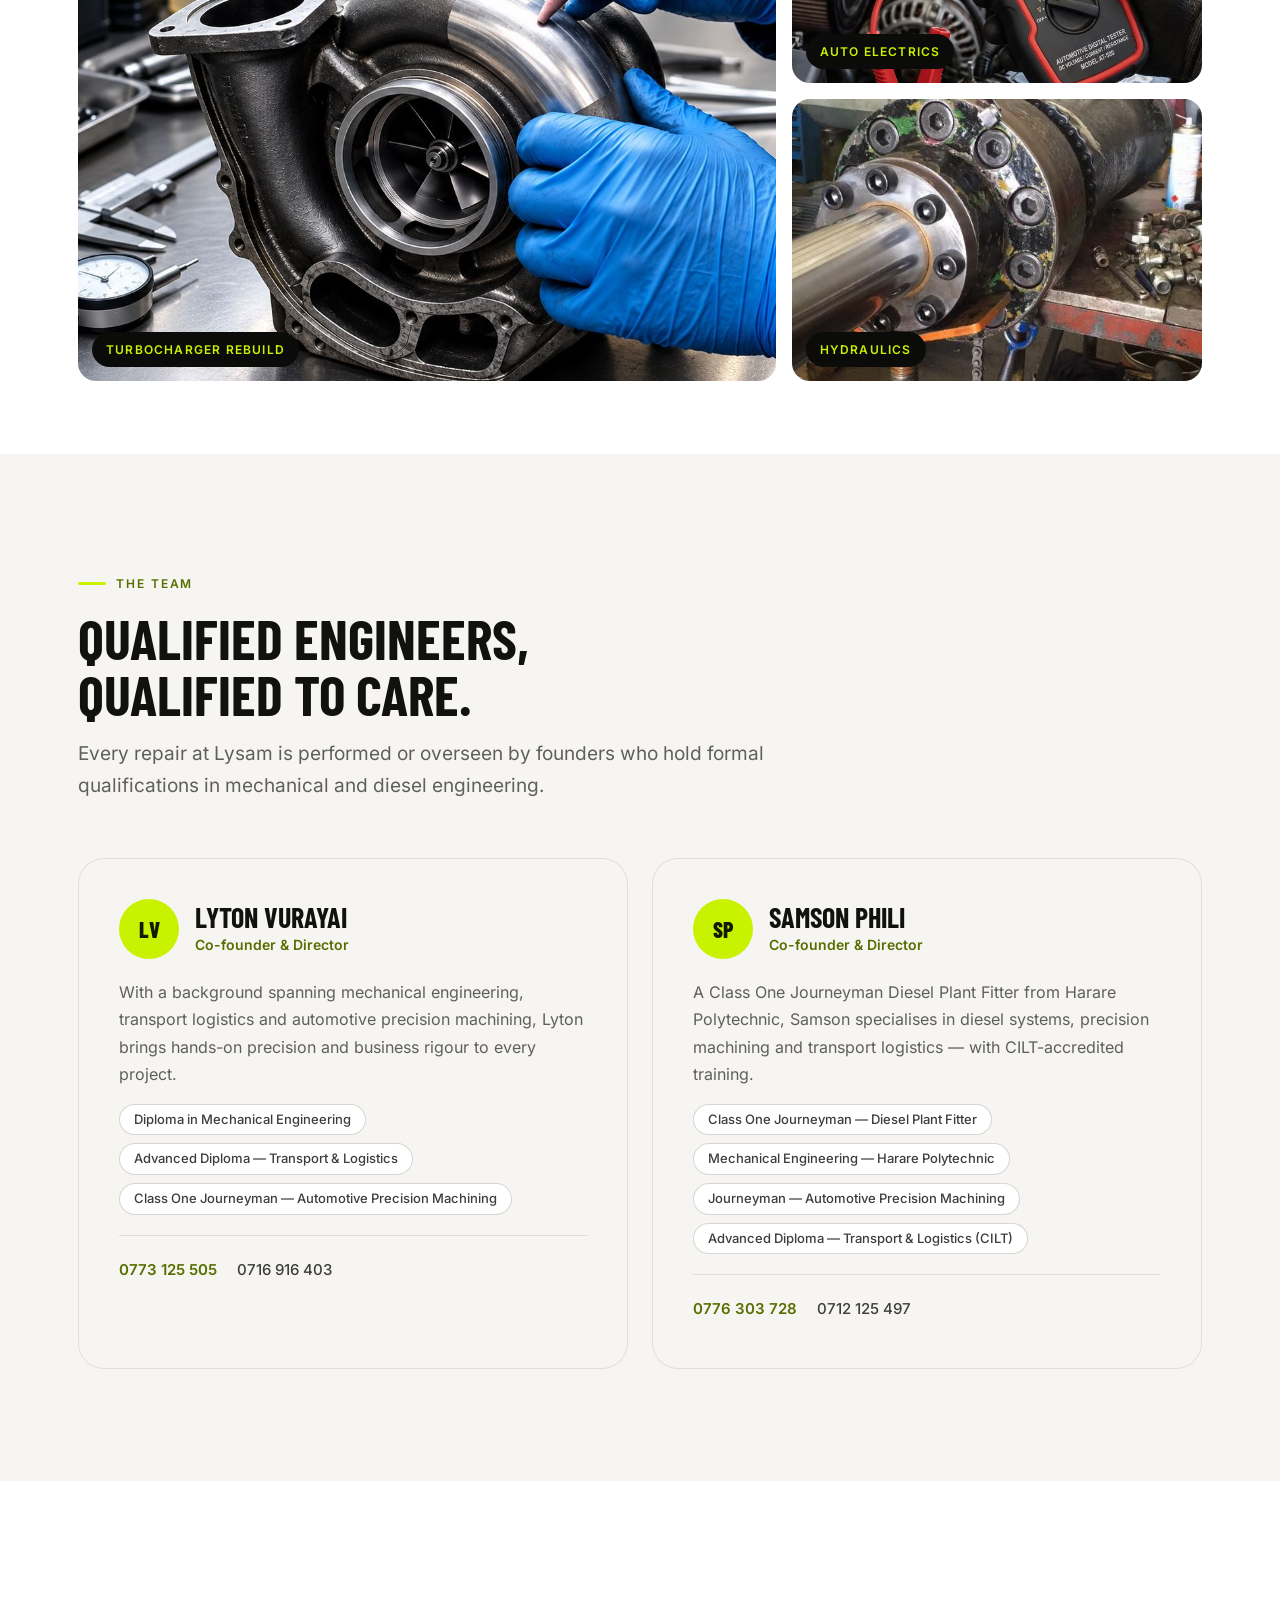
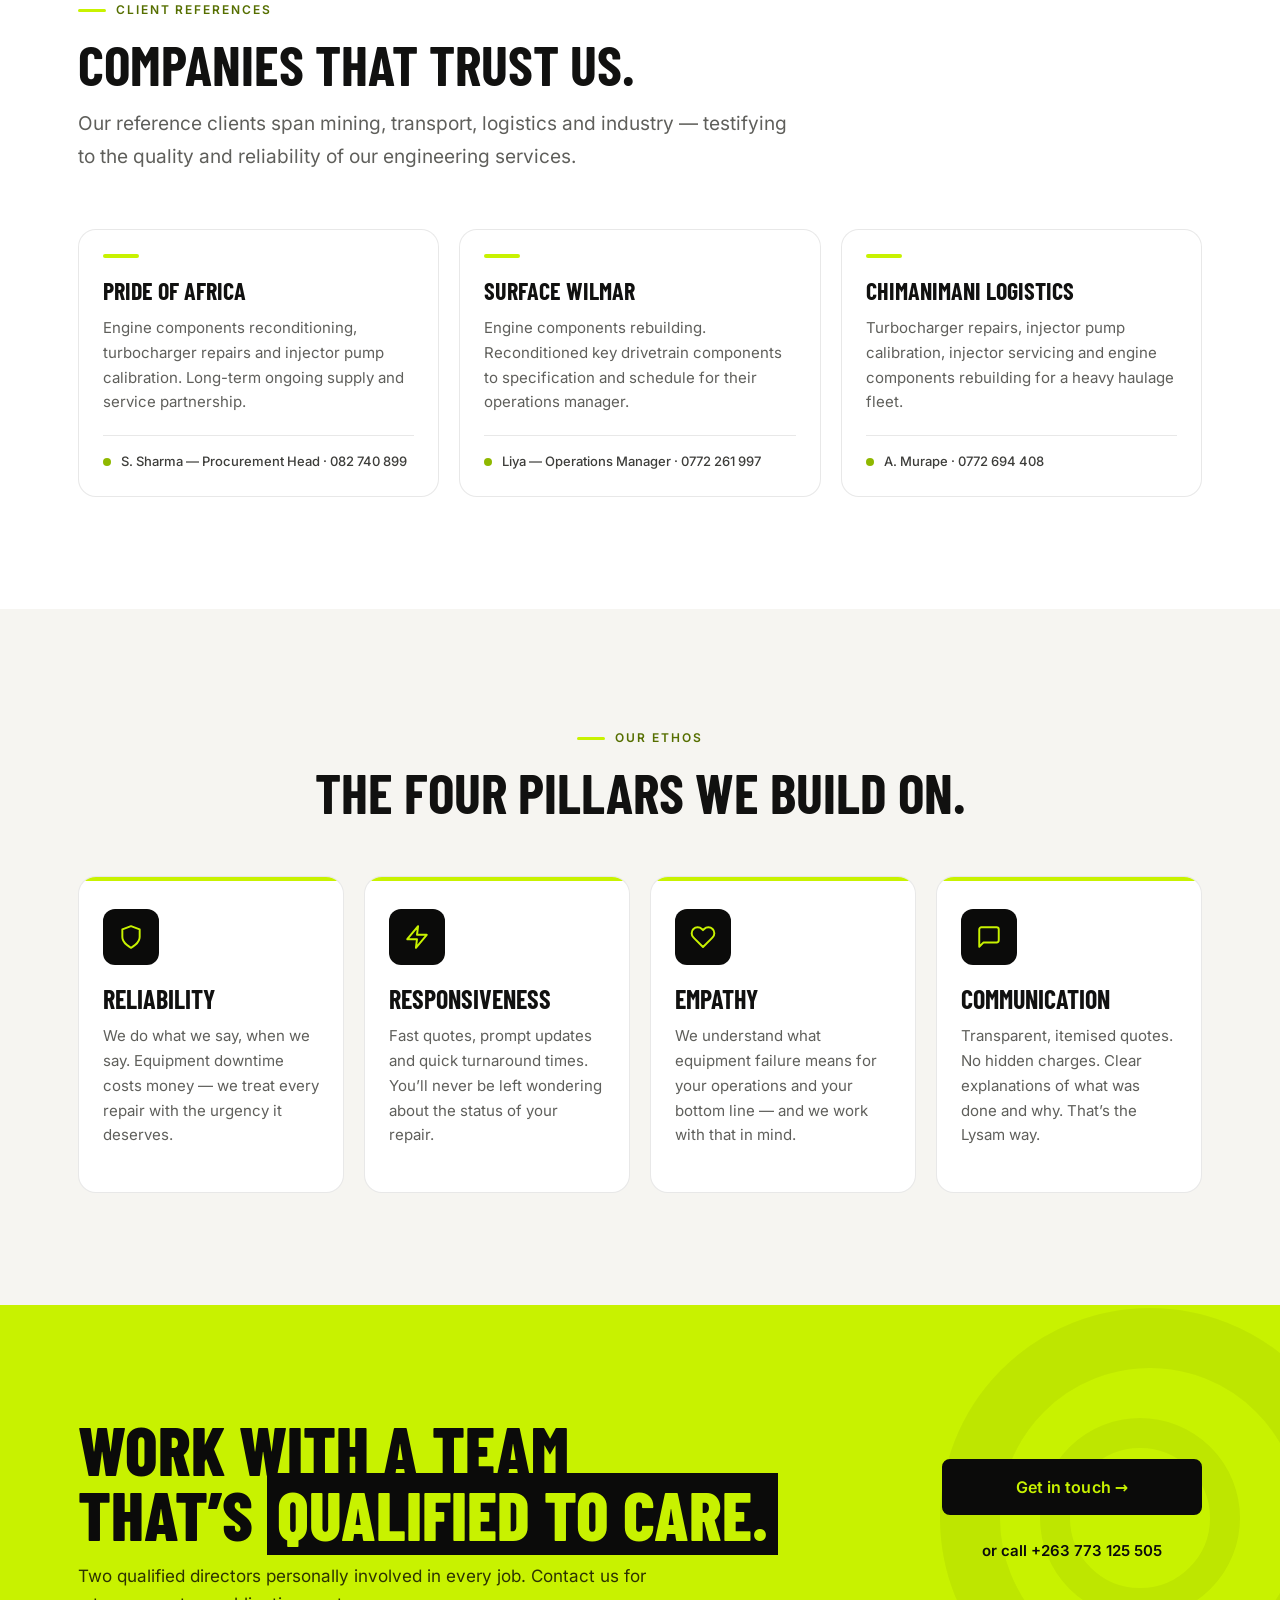
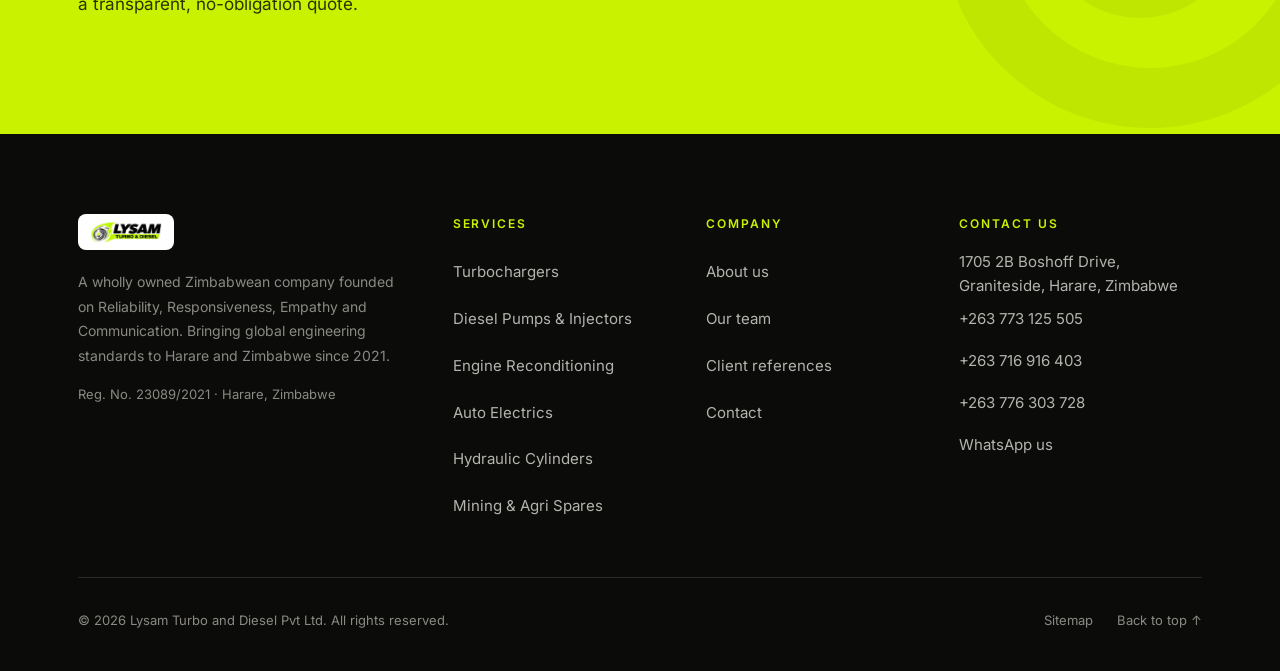
<file: about.html>
<!DOCTYPE html>
<html lang="en">
<head>
<meta charset="UTF-8"><meta name="viewport" content="width=device-width, initial-scale=1, viewport-fit=cover">
<meta name="robots" content="index, follow">
<title>About Lysam Turbo & Diesel | Harare Engineering Specialists</title>
<meta name="description" content="Learn about Lysam Turbo and Diesel — a Zimbabwean-owned engineering company founded in Harare in 2021 by qualified diesel and mechanical engineers.">
<meta name="keywords" content="about Lysam Turbo Diesel Harare, Zimbabwean engineering company, diesel engineer Harare, turbo specialist Zimbabwe, Lyton Vurayai, Samson Phili">
<meta name="theme-color" content="#111110">
<link rel="canonical" href="https://lysamturbo.co.zw/about.html">
<meta property="og:type" content="website"><meta property="og:site_name" content="Lysam Turbo &amp; Diesel">
<meta property="og:locale" content="en_ZW"><meta property="og:title" content="About Lysam Turbo & Diesel | Harare Engineering Specialists">
<meta property="og:description" content="Learn about Lysam Turbo and Diesel — a Zimbabwean-owned engineering company founded in Harare in 2021 by qualified diesel and mechanical engineers."><meta property="og:url" content="https://lysamturbo.co.zw/about.html">
<meta property="og:image" content="https://lysamturbo.co.zw/images/og-image.jpg">
<meta property="og:image:width" content="1200"><meta property="og:image:height" content="630">
<meta name="twitter:card" content="summary_large_image"><meta name="twitter:title" content="About Lysam Turbo & Diesel | Harare Engineering Specialists">
<meta name="twitter:description" content="Learn about Lysam Turbo and Diesel — a Zimbabwean-owned engineering company founded in Harare in 2021 by qualified diesel and mechanical engineers."><meta name="twitter:image" content="https://lysamturbo.co.zw/images/og-image.jpg">
<meta name="geo.region" content="ZW-HA"><meta name="geo.placename" content="Harare, Zimbabwe">
<meta name="geo.position" content="-17.8252;31.0335"><meta name="ICBM" content="-17.8252, 31.0335">

<link rel="icon" type="image/x-icon" href="favicon.ico">
<link rel="icon" type="image/png" sizes="32x32" href="favicon-32.png">
<link rel="icon" type="image/png" sizes="16x16" href="favicon-16.png">
<link rel="apple-touch-icon" sizes="180x180" href="apple-touch-icon.png">
<link rel="preload" href="fonts/barlow-condensed-latin-800-normal.woff2" as="font" type="font/woff2" crossorigin>
<link rel="preload" href="fonts/inter-latin-400-normal.woff2" as="font" type="font/woff2" crossorigin>
<script>document.documentElement.classList.add('js')</script>
<link rel="stylesheet" href="css/main.css">
<script type="application/ld+json">{
  "@context":"https://schema.org",
  "@type":"AboutPage",
  "name":"About Lysam Turbo and Diesel",
  "url":"https://lysamturbo.co.zw/about.html",
  "mainEntity":{
    "@type":"LocalBusiness",
    "name":"Lysam Turbo and Diesel Pvt Ltd",
    "foundingDate":"2021",
    "founder":[
      {"@type":"Person","name":"Lyton Vurayai","jobTitle":"Director"},
      {"@type":"Person","name":"Samson Phili","jobTitle":"Director"}
    ],
    "description":"Wholly owned Zimbabwean engineering company providing turbocharger, diesel and engine services.",
    "address":{"@type":"PostalAddress","streetAddress":"1705 2B Boshoff Drive, Graniteside","addressLocality":"Harare","addressCountry":"ZW"}
  }
}</script>
</head>
<body>
<a href="#main-content" class="skip-link">Skip to main content</a>
<header class="site-nav" id="site-nav" role="banner">
  <div class="nav-inner">
    <a class="nav-logo" href="index.html" aria-label="Lysam Turbo &amp; Diesel — home">
      <img src="images/logo.png" alt="Lysam Turbo and Diesel logo" width="160" height="54">
    </a>
    <nav class="nav-links" aria-label="Main navigation">
      <a href="index.html">Home</a>
      <a href="services.html">Services</a>
      <a href="about.html" aria-current="page">About</a>
      <a href="contact.html">Contact</a>
    </nav>
    <div class="nav-actions">
      <a class="nav-phone" href="tel:+263773125505">0773 125 505</a>
      <a class="btn btn-primary" href="contact.html">Get a quote</a>
    </div>
    <button class="nav-toggle" id="nav-toggle" type="button"
            aria-controls="mobile-nav" aria-expanded="false"
            aria-label="Open navigation menu">
      <span class="hamburger-bars" aria-hidden="true"><span></span><span></span><span></span></span>
    </button>
  </div>
</header>
<nav class="mobile-nav" id="mobile-nav" aria-label="Mobile navigation">
  <div class="mobile-nav-links">
    <a href="index.html">Home</a>
    <a href="services.html">Services</a>
    <a href="about.html">About us</a>
    <a href="contact.html">Contact</a>
  </div>
  <div class="mobile-nav-cta">
    <a class="btn btn-primary btn-lg" href="contact.html">Get a quote &rarr;</a>
    <a class="btn btn-outline btn-lg" href="tel:+263773125505">Call 0773 125 505</a>
    <p class="mobile-nav-hours">Mon&ndash;Fri 8am&ndash;5pm &middot; Sat 8am&ndash;1pm</p>
  </div>
</nav>
<main id="main-content">

  <section class="page-hero" aria-labelledby="about-h1">
    <div class="container">
      <nav class="breadcrumb" aria-label="Breadcrumb">
        <a href="index.html">Home</a>
        <span class="breadcrumb-sep" aria-hidden="true">›</span>
        <span class="breadcrumb-current" aria-current="page">About us</span>
      </nav>
      <span class="text-eyebrow">Our story</span>
      <h1 class="text-h1" id="about-h1">Engineering trust,<br>one repair at a time.</h1>
      <p class="text-lead">Lysam Turbo and Diesel is a wholly owned Zimbabwean company founded on Reliability, Responsiveness, Empathy and Communication — bringing global standards to Harare and Zimbabwe.</p>
    </div>
  </section>

  <!-- Mission -->
  <section class="section" aria-labelledby="mission-h2">
    <div class="container">
      <div class="split">
        <div class="split-body reveal">
          <span class="text-eyebrow">Our mission</span>
          <h2 class="text-h2" id="mission-h2">Global standards.<br>Local expertise.</h2>
          <p class="text-body">Lysam Turbo and Diesel brings global engineering standards to the areas of turbocharger repairs, diesel fuel injection systems, cylinder head reconditioning, just-in-time parts supplies, vehicle servicing and hydraulic cylinder reconditioning.</p>
          <p class="text-body">The key objective is to offer value to all our customers and stakeholders — not just through technical excellence but through reliability, honest communication and genuine care for your equipment downtime.</p>
          <p class="text-body">We are a one-stop-shop in engine reconditioning, carrying most processes internally and ensuring high levels of control for the final product — and full workmanship warranty.</p>
        </div>
        <div class="reveal reveal-d1">
          <div class="stat-grid">
            <div class="stat-tile"><div class="stat-tile-val">20+</div><div class="stat-tile-lbl">Years combined expertise</div></div>
            <div class="stat-tile"><div class="stat-tile-val">7</div><div class="stat-tile-lbl">Turbo brands serviced</div></div>
            <div class="stat-tile stat-tile--lime"><div class="stat-tile-val">3</div><div class="stat-tile-lbl">Day parts sourcing</div></div>
            <div class="stat-tile"><div class="stat-tile-val">OEM</div><div class="stat-tile-lbl">Grade quality standard</div></div>
          </div>
        </div>
      </div>
    </div>
  </section>

  <!-- On the workshop floor -->
  <section class="section-sm" aria-label="Workshop gallery">
    <div class="container">
      <div class="mosaic reveal">
        <figure class="mosaic-item mosaic-item--lg">
          <img src="images/hero-workshop.jpg" alt="Technician rebuilding a turbocharger at the Lysam workshop, Graniteside, Harare" width="1920" height="900" loading="lazy" decoding="async">
          <figcaption>Turbocharger rebuild</figcaption>
        </figure>
        <figure class="mosaic-item">
          <img src="images/auto-electrics-harare.jpg" alt="Auto electrical testing with a digital multimeter" width="736" height="1318" loading="lazy" decoding="async">
          <figcaption>Auto electrics</figcaption>
        </figure>
        <figure class="mosaic-item">
          <img src="images/hydraulic-cylinder-harare.jpg" alt="Hydraulic cylinder reconditioning on the workshop floor" width="540" height="960" loading="lazy" decoding="async">
          <figcaption>Hydraulics</figcaption>
        </figure>
      </div>
    </div>
  </section>

  <!-- Team -->
  <section class="section section-alt" id="team" aria-labelledby="team-h2">
    <div class="container">
      <div class="section-header reveal">
        <span class="text-eyebrow">The team</span>
        <h2 class="text-h2" id="team-h2">Qualified engineers,<br>qualified to care.</h2>
        <p class="text-lead">Every repair at Lysam is performed or overseen by founders who hold formal qualifications in mechanical and diesel engineering.</p>
      </div>
      <div class="team-grid">
        <article class="credentials-card reveal" aria-label="Lyton Vurayai profile">
          <div class="founder-head">
            <div class="person-avatar" aria-hidden="true">LV</div>
            <div>
              <h3 class="founder-name">Lyton Vurayai</h3>
              <p class="founder-role">Co-founder &amp; Director</p>
            </div>
          </div>
          <p class="text-body">With a background spanning mechanical engineering, transport logistics and automotive precision machining, Lyton brings hands-on precision and business rigour to every project.</p>
          <div class="brands-tags">
            <span class="brand-tag">Diploma in Mechanical Engineering</span>
            <span class="brand-tag">Advanced Diploma — Transport &amp; Logistics</span>
            <span class="brand-tag">Class One Journeyman — Automotive Precision Machining</span>
          </div>
          <p class="founder-phones"><a href="tel:+263773125505">0773 125 505</a><a href="tel:+263716916403">0716 916 403</a></p>
        </article>

        <article class="credentials-card reveal reveal-d1" aria-label="Samson Phili profile">
          <div class="founder-head">
            <div class="person-avatar" aria-hidden="true">SP</div>
            <div>
              <h3 class="founder-name">Samson Phili</h3>
              <p class="founder-role">Co-founder &amp; Director</p>
            </div>
          </div>
          <p class="text-body">A Class One Journeyman Diesel Plant Fitter from Harare Polytechnic, Samson specialises in diesel systems, precision machining and transport logistics — with CILT-accredited training.</p>
          <div class="brands-tags">
            <span class="brand-tag">Class One Journeyman — Diesel Plant Fitter</span>
            <span class="brand-tag">Mechanical Engineering — Harare Polytechnic</span>
            <span class="brand-tag">Journeyman — Automotive Precision Machining</span>
            <span class="brand-tag">Advanced Diploma — Transport &amp; Logistics (CILT)</span>
          </div>
          <p class="founder-phones"><a href="tel:+263776303728">0776 303 728</a><a href="tel:+263712125497">0712 125 497</a></p>
        </article>
      </div>
    </div>
  </section>

  <!-- Client References -->
  <section class="section" id="references" aria-labelledby="refs-h2">
    <div class="container">
      <div class="section-header reveal">
        <span class="text-eyebrow">Client references</span>
        <h2 class="text-h2" id="refs-h2">Companies that trust us.</h2>
        <p class="text-lead">Our reference clients span mining, transport, logistics and industry — testifying to the quality and reliability of our engineering services.</p>
      </div>
      <div class="refs-grid">
        <article class="ref-card reveal reveal-d1">
          <div class="ref-lime" aria-hidden="true"></div>
          <h3 class="ref-company">Pride of Africa</h3>
          <p class="ref-scope">Engine components reconditioning, turbocharger repairs and injector pump calibration. Long-term ongoing supply and service partnership.</p>
          <div class="ref-contact"><span class="ref-dot" aria-hidden="true"></span>S. Sharma &mdash; Procurement Head &middot; 082 740 899</div>
        </article>
        <article class="ref-card reveal reveal-d2">
          <div class="ref-lime" aria-hidden="true"></div>
          <h3 class="ref-company">Surface Wilmar</h3>
          <p class="ref-scope">Engine components rebuilding. Reconditioned key drivetrain components to specification and schedule for their operations manager.</p>
          <div class="ref-contact"><span class="ref-dot" aria-hidden="true"></span>Liya &mdash; Operations Manager &middot; 0772 261 997</div>
        </article>
        <article class="ref-card reveal reveal-d3">
          <div class="ref-lime" aria-hidden="true"></div>
          <h3 class="ref-company">Chimanimani Logistics</h3>
          <p class="ref-scope">Turbocharger repairs, injector pump calibration, injector servicing and engine components rebuilding for a heavy haulage fleet.</p>
          <div class="ref-contact"><span class="ref-dot" aria-hidden="true"></span>A. Murape &middot; 0772 694 408</div>
        </article>
      </div>
    </div>
  </section>

  <!-- Values -->
  <section class="section section-alt" aria-labelledby="values-h2">
    <div class="container">
      <div class="section-header section-header--centered reveal">
        <span class="text-eyebrow">Our ethos</span>
        <h2 class="text-h2" id="values-h2">The four pillars we build on.</h2>
      </div>
      <div class="services-grid services-grid--4">
        <div class="service-card reveal reveal-d1">
          <div class="service-icon" aria-hidden="true"><svg class="icon" viewBox="0 0 24 24" fill="none" stroke="currentColor" stroke-width="1.8" stroke-linecap="round" stroke-linejoin="round" aria-hidden="true"><path d="M12 22s8-4 8-10V5l-8-3-8 3v7c0 6 8 10 8 10z"/></svg></div>
          <h3 class="service-name">Reliability</h3>
          <p class="service-desc">We do what we say, when we say. Equipment downtime costs money — we treat every repair with the urgency it deserves.</p>
        </div>
        <div class="service-card reveal reveal-d2">
          <div class="service-icon" aria-hidden="true"><svg class="icon" viewBox="0 0 24 24" fill="none" stroke="currentColor" stroke-width="1.8" stroke-linecap="round" stroke-linejoin="round" aria-hidden="true"><polygon points="13 2 3 14 12 14 11 22 21 10 12 10 13 2"/></svg></div>
          <h3 class="service-name">Responsiveness</h3>
          <p class="service-desc">Fast quotes, prompt updates and quick turnaround times. You&rsquo;ll never be left wondering about the status of your repair.</p>
        </div>
        <div class="service-card reveal reveal-d3">
          <div class="service-icon" aria-hidden="true"><svg class="icon" viewBox="0 0 24 24" fill="none" stroke="currentColor" stroke-width="1.8" stroke-linecap="round" stroke-linejoin="round" aria-hidden="true"><path d="M20.84 4.61a5.5 5.5 0 0 0-7.78 0L12 5.67l-1.06-1.06a5.5 5.5 0 0 0-7.78 7.78l1.06 1.06L12 21.23l7.78-7.78 1.06-1.06a5.5 5.5 0 0 0 0-7.78z"/></svg></div>
          <h3 class="service-name">Empathy</h3>
          <p class="service-desc">We understand what equipment failure means for your operations and your bottom line — and we work with that in mind.</p>
        </div>
        <div class="service-card reveal reveal-d1">
          <div class="service-icon" aria-hidden="true"><svg class="icon" viewBox="0 0 24 24" fill="none" stroke="currentColor" stroke-width="1.8" stroke-linecap="round" stroke-linejoin="round" aria-hidden="true"><path d="M21 15a2 2 0 0 1-2 2H7l-4 4V5a2 2 0 0 1 2-2h14a2 2 0 0 1 2 2z"/></svg></div>
          <h3 class="service-name">Communication</h3>
          <p class="service-desc">Transparent, itemised quotes. No hidden charges. Clear explanations of what was done and why. That&rsquo;s the Lysam way.</p>
        </div>
      </div>
    </div>
  </section>

  <section class="cta-band" aria-label="Get a quote">
    <div class="container">
      <div class="cta-band-inner">
        <div class="reveal">
          <h2 class="cta-h2">Work with a team<br>that&rsquo;s <span>qualified to care.</span></h2>
          <p class="cta-sub">Two qualified directors personally involved in every job. Contact us for a transparent, no-obligation quote.</p>
        </div>
        <div class="cta-aside reveal reveal-d1">
          <a class="btn btn-primary btn-lg" href="contact.html">Get in touch &rarr;</a>
          <a class="cta-tel" href="tel:+263773125505">or call +263 773 125 505</a>
        </div>
      </div>
    </div>
  </section>

</main>
<footer class="site-footer" role="contentinfo">
  <div class="container">
    <div class="footer-grid">
      <div>
        <img src="images/logo.png" alt="Lysam Turbo and Diesel" class="footer-brand-logo"
             width="140" height="47" loading="lazy">
        <p class="footer-brand-desc">A wholly owned Zimbabwean company founded on Reliability,
        Responsiveness, Empathy and Communication. Bringing global engineering standards to
        Harare and Zimbabwe since 2021.</p>
        <p class="footer-reg">Reg. No. 23089/2021 &middot; Harare, Zimbabwe</p>
      </div>
      <div>
        <p class="footer-col-heading">Services</p>
        <ul class="footer-nav-list" role="list">
          <li><a href="services.html#turbochargers">Turbochargers</a></li>
          <li><a href="services.html#diesel-pumps">Diesel Pumps &amp; Injectors</a></li>
          <li><a href="services.html#engine-recon">Engine Reconditioning</a></li>
          <li><a href="services.html#auto-electrics">Auto Electrics</a></li>
          <li><a href="services.html#hydraulics">Hydraulic Cylinders</a></li>
          <li><a href="services.html#mining-spares">Mining &amp; Agri Spares</a></li>
        </ul>
      </div>
      <div>
        <p class="footer-col-heading">Company</p>
        <ul class="footer-nav-list" role="list">
          <li><a href="about.html">About us</a></li>
          <li><a href="about.html#team">Our team</a></li>
          <li><a href="about.html#references">Client references</a></li>
          <li><a href="contact.html">Contact</a></li>
        </ul>
      </div>
      <div>
        <p class="footer-col-heading">Contact us</p>
        <p class="footer-contact-entry">1705 2B Boshoff Drive,<br>Graniteside, Harare, Zimbabwe</p>
        <p class="footer-contact-entry"><a href="tel:+263773125505">+263 773 125 505</a></p>
        <p class="footer-contact-entry"><a href="tel:+263716916403">+263 716 916 403</a></p>
        <p class="footer-contact-entry"><a href="tel:+263776303728">+263 776 303 728</a></p>
        <p class="footer-contact-entry"><a href="https://wa.me/263773125505" target="_blank" rel="noopener noreferrer">WhatsApp us</a></p>
      </div>
    </div>
    <div class="footer-bottom">
      <p class="footer-copy">&copy; 2026 Lysam Turbo and Diesel Pvt Ltd. All rights reserved.</p>
      <div class="footer-bottom-links">
        <a href="sitemap.xml">Sitemap</a>
        <a href="#main-content">Back to top &uarr;</a>
      </div>
    </div>
  </div>
</footer>
<a class="wa-float"
   href="https://wa.me/263773125505?text=Hi%2C%20I%27d%20like%20to%20request%20a%20quote%20from%20Lysam%20Turbo%20%26%20Diesel."
   target="_blank" rel="noopener noreferrer"
   aria-label="Chat with us on WhatsApp">
  <svg viewBox="0 0 24 24" fill="white" xmlns="http://www.w3.org/2000/svg" aria-hidden="true">
    <path d="M17.472 14.382c-.297-.149-1.758-.867-2.03-.967-.273-.099-.471-.148-.67.15-.197.297-.767.966-.94 1.164-.173.199-.347.223-.644.075-.297-.15-1.255-.463-2.39-1.475-.883-.788-1.48-1.761-1.653-2.059-.173-.297-.018-.458.13-.606.134-.133.298-.347.446-.52.149-.174.198-.298.298-.497.099-.198.05-.371-.025-.52-.075-.149-.669-1.612-.916-2.207-.242-.579-.487-.5-.669-.51-.173-.008-.371-.01-.57-.01-.198 0-.52.074-.792.372-.272.297-1.04 1.016-1.04 2.479 0 1.462 1.065 2.875 1.213 3.074.149.198 2.096 3.2 5.077 4.487.709.306 1.262.489 1.694.625.712.227 1.36.195 1.871.118.571-.085 1.758-.719 2.006-1.413.248-.694.248-1.289.173-1.413-.074-.124-.272-.198-.57-.347z"/><path d="M12 0C5.373 0 0 5.373 0 12c0 2.123.556 4.116 1.528 5.845L.057 24l6.305-1.654A11.954 11.954 0 0012 24c6.627 0 12-5.373 12-12S18.627 0 12 0zm0 21.818a9.8 9.8 0 01-5.028-1.383l-.36-.214-3.742.981.997-3.648-.235-.374A9.77 9.77 0 012.182 12c0-5.42 4.398-9.818 9.818-9.818 5.42 0 9.818 4.398 9.818 9.818 0 5.42-4.398 9.818-9.818 9.818z"/>
  </svg>
</a>
<div class="action-bar" role="region" aria-label="Quick contact">
  <a class="action-bar-btn" href="tel:+263773125505"><svg viewBox="0 0 24 24" fill="none" stroke="currentColor" stroke-width="2" stroke-linecap="round" stroke-linejoin="round" aria-hidden="true"><path d="M22 16.92v3a2 2 0 0 1-2.18 2 19.79 19.79 0 0 1-8.63-3.07 19.5 19.5 0 0 1-6-6 19.79 19.79 0 0 1-3.07-8.67A2 2 0 0 1 4.11 2h3a2 2 0 0 1 2 1.72 12.84 12.84 0 0 0 .7 2.81 2 2 0 0 1-.45 2.11L8.09 9.91a16 16 0 0 0 6 6l1.27-1.27a2 2 0 0 1 2.11-.45 12.84 12.84 0 0 0 2.81.7A2 2 0 0 1 22 16.92z"/></svg> Call</a>
  <a class="action-bar-btn action-bar-btn--wa" href="https://wa.me/263773125505?text=Hi%2C%20I%27d%20like%20to%20request%20a%20quote%20from%20Lysam%20Turbo%20%26%20Diesel." target="_blank" rel="noopener noreferrer"><svg viewBox="0 0 24 24" fill="currentColor" aria-hidden="true"><path d="M17.472 14.382c-.297-.149-1.758-.867-2.03-.967-.273-.099-.471-.148-.67.15-.197.297-.767.966-.94 1.164-.173.199-.347.223-.644.075-.297-.15-1.255-.463-2.39-1.475-.883-.788-1.48-1.761-1.653-2.059-.173-.297-.018-.458.13-.606.134-.133.298-.347.446-.52.149-.174.198-.298.298-.497.099-.198.05-.371-.025-.52-.075-.149-.669-1.612-.916-2.207-.242-.579-.487-.5-.669-.51-.173-.008-.371-.01-.57-.01-.198 0-.52.074-.792.372-.272.297-1.04 1.016-1.04 2.479 0 1.462 1.065 2.875 1.213 3.074.149.198 2.096 3.2 5.077 4.487.709.306 1.262.489 1.694.625.712.227 1.36.195 1.871.118.571-.085 1.758-.719 2.006-1.413.248-.694.248-1.289.173-1.413-.074-.124-.272-.198-.57-.347z"/><path d="M12 0C5.373 0 0 5.373 0 12c0 2.123.556 4.116 1.528 5.845L.057 24l6.305-1.654A11.954 11.954 0 0012 24c6.627 0 12-5.373 12-12S18.627 0 12 0zm0 21.818a9.8 9.8 0 01-5.028-1.383l-.36-.214-3.742.981.997-3.648-.235-.374A9.77 9.77 0 012.182 12c0-5.42 4.398-9.818 9.818-9.818 5.42 0 9.818 4.398 9.818 9.818 0 5.42-4.398 9.818-9.818 9.818z"/></svg> WhatsApp</a>
  <a class="action-bar-btn action-bar-btn--primary" href="contact.html"><svg viewBox="0 0 24 24" fill="none" stroke="currentColor" stroke-width="2" stroke-linecap="round" stroke-linejoin="round" aria-hidden="true"><path d="M14 2H6a2 2 0 0 0-2 2v16a2 2 0 0 0 2 2h12a2 2 0 0 0 2-2V8z"/><polyline points="14 2 14 8 20 8"/><line x1="8" y1="13" x2="16" y2="13"/><line x1="8" y1="17" x2="14" y2="17"/></svg> Quote</a>
</div>
<script src="js/main.js" defer></script>
</body></html>
</file>
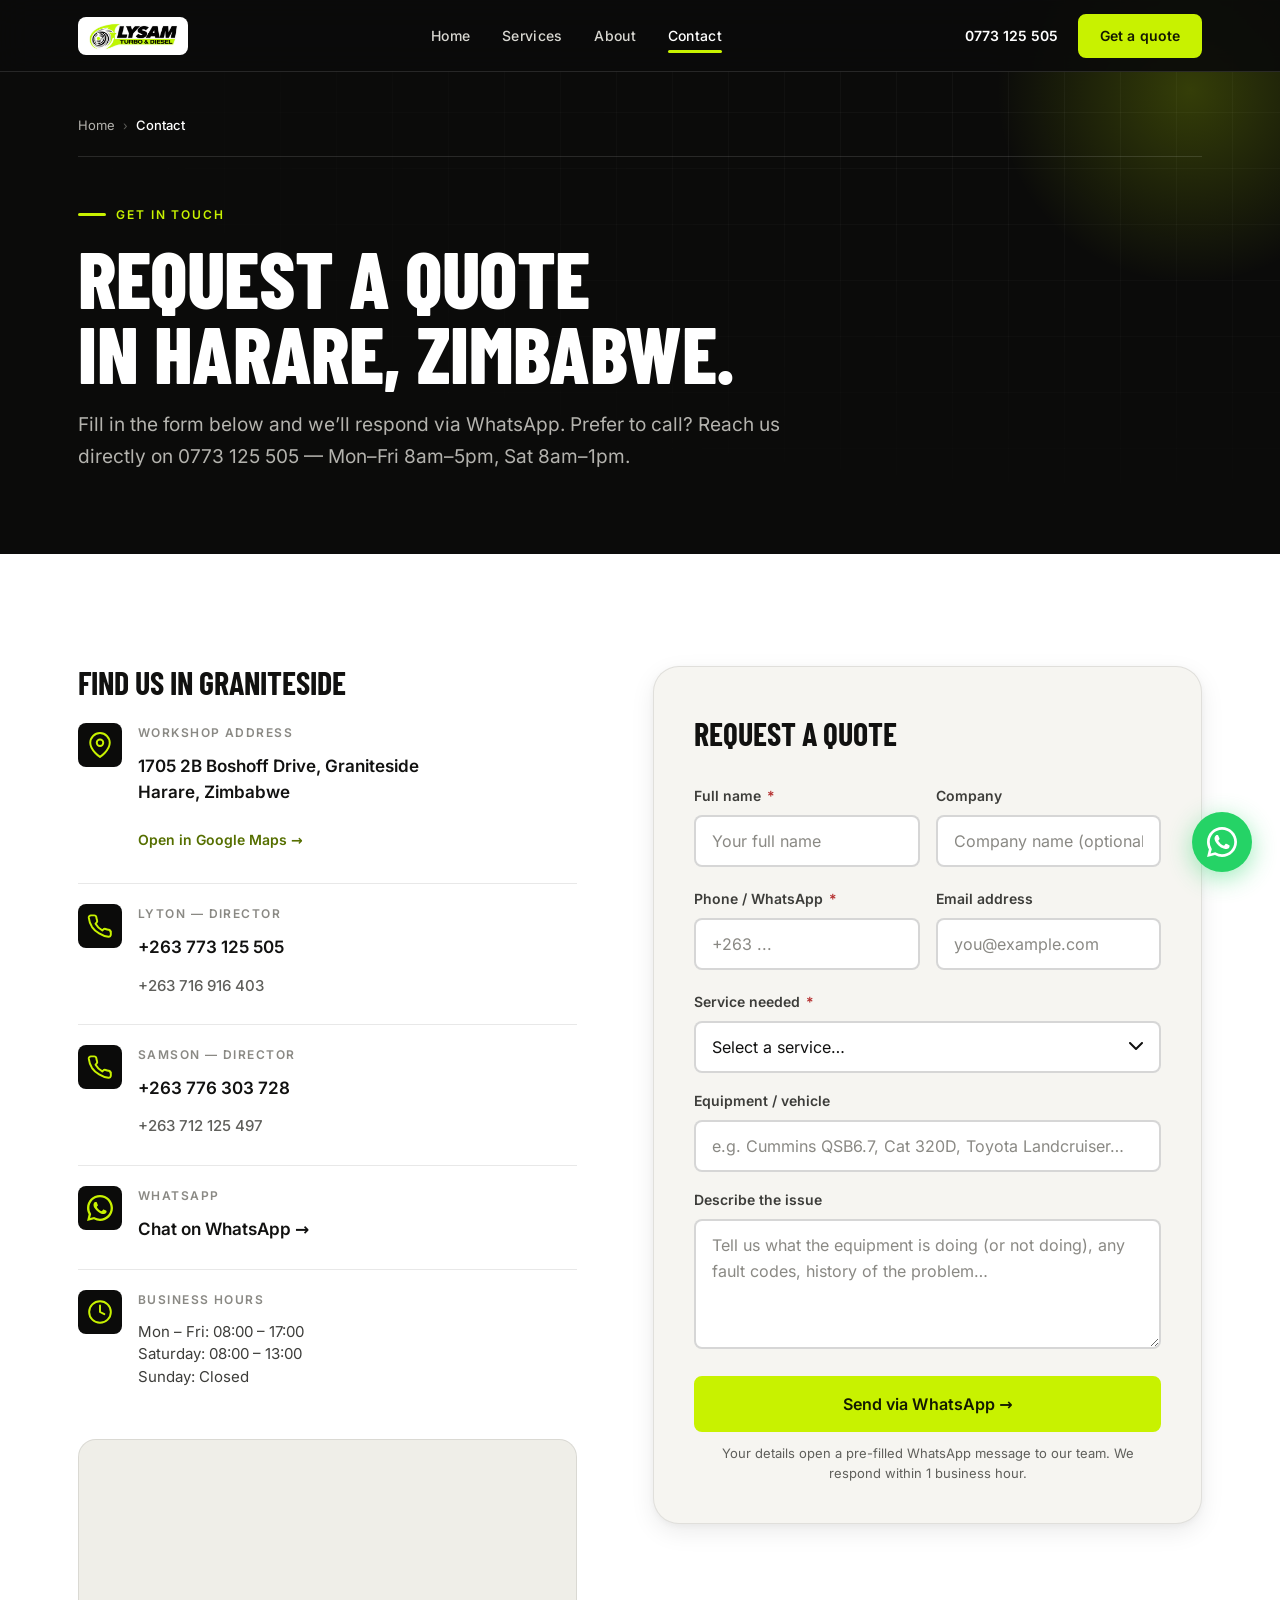
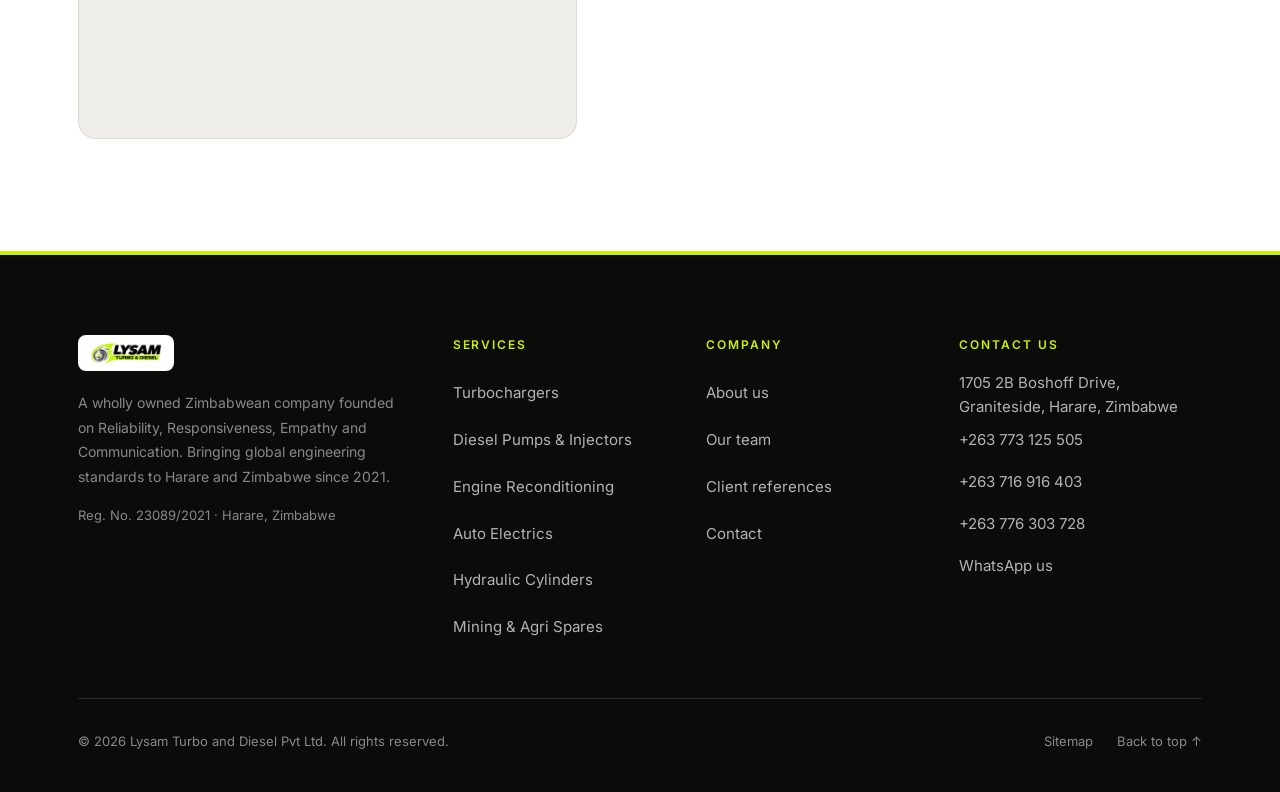
<file: contact.html>
<!DOCTYPE html>
<html lang="en">
<head>
<meta charset="UTF-8"><meta name="viewport" content="width=device-width, initial-scale=1, viewport-fit=cover">
<meta name="robots" content="index, follow">
<title>Contact & Quote | Lysam Turbo & Diesel Harare</title>
<meta name="description" content="Contact Lysam Turbo and Diesel, Graniteside Harare. Quote for turbocharger repairs, diesel pumps &amp; engine reconditioning. Call 0773 125 505.">
<meta name="keywords" content="contact Lysam Turbo Diesel Harare, turbo repair quote Zimbabwe, diesel pump quote Harare, engine recondition quote, Graniteside Harare workshop">
<meta name="theme-color" content="#111110">
<link rel="canonical" href="https://lysamturbo.co.zw/contact.html">
<meta property="og:type" content="website"><meta property="og:site_name" content="Lysam Turbo &amp; Diesel">
<meta property="og:locale" content="en_ZW"><meta property="og:title" content="Contact & Quote | Lysam Turbo & Diesel Harare">
<meta property="og:description" content="Contact Lysam Turbo and Diesel, Graniteside Harare. Quote for turbocharger repairs, diesel pumps &amp; engine reconditioning. Call 0773 125 505."><meta property="og:url" content="https://lysamturbo.co.zw/contact.html">
<meta property="og:image" content="https://lysamturbo.co.zw/images/og-image.jpg">
<meta property="og:image:width" content="1200"><meta property="og:image:height" content="630">
<meta name="twitter:card" content="summary_large_image"><meta name="twitter:title" content="Contact & Quote | Lysam Turbo & Diesel Harare">
<meta name="twitter:description" content="Contact Lysam Turbo and Diesel, Graniteside Harare. Quote for turbocharger repairs, diesel pumps &amp; engine reconditioning. Call 0773 125 505."><meta name="twitter:image" content="https://lysamturbo.co.zw/images/og-image.jpg">
<meta name="geo.region" content="ZW-HA"><meta name="geo.placename" content="Harare, Zimbabwe">
<meta name="geo.position" content="-17.8252;31.0335"><meta name="ICBM" content="-17.8252, 31.0335">

<link rel="icon" type="image/x-icon" href="favicon.ico">
<link rel="icon" type="image/png" sizes="32x32" href="favicon-32.png">
<link rel="icon" type="image/png" sizes="16x16" href="favicon-16.png">
<link rel="apple-touch-icon" sizes="180x180" href="apple-touch-icon.png">
<link rel="preload" href="fonts/barlow-condensed-latin-800-normal.woff2" as="font" type="font/woff2" crossorigin>
<link rel="preload" href="fonts/inter-latin-400-normal.woff2" as="font" type="font/woff2" crossorigin>
<script>document.documentElement.classList.add('js')</script>
<link rel="stylesheet" href="css/main.css">
<script type="application/ld+json">{
  "@context":"https://schema.org",
  "@type":"ContactPage",
  "name":"Contact Lysam Turbo and Diesel",
  "url":"https://lysamturbo.co.zw/contact.html",
  "mainEntity":{
    "@type":"LocalBusiness",
    "name":"Lysam Turbo and Diesel Pvt Ltd",
    "telephone":["+263773125505","+263716916403","+263776303728","+263712125497"],
    "address":{
      "@type":"PostalAddress",
      "streetAddress":"1705 2B Boshoff Drive, Graniteside",
      "addressLocality":"Harare",
      "addressCountry":"ZW"
    },
    "hasMap":"https://maps.google.com/?q=1705+2B+Boshoff+Drive+Graniteside+Harare+Zimbabwe",
    "openingHoursSpecification":[
      {"@type":"OpeningHoursSpecification","dayOfWeek":["Monday","Tuesday","Wednesday","Thursday","Friday"],"opens":"08:00","closes":"17:00"},
      {"@type":"OpeningHoursSpecification","dayOfWeek":["Saturday"],"opens":"08:00","closes":"13:00"}
    ]
  }
}</script>
</head>
<body>
<a href="#main-content" class="skip-link">Skip to main content</a>
<header class="site-nav" id="site-nav" role="banner">
  <div class="nav-inner">
    <a class="nav-logo" href="index.html" aria-label="Lysam Turbo &amp; Diesel — home">
      <img src="images/logo.png" alt="Lysam Turbo and Diesel logo" width="160" height="54">
    </a>
    <nav class="nav-links" aria-label="Main navigation">
      <a href="index.html">Home</a>
      <a href="services.html">Services</a>
      <a href="about.html">About</a>
      <a href="contact.html" aria-current="page">Contact</a>
    </nav>
    <div class="nav-actions">
      <a class="nav-phone" href="tel:+263773125505">0773 125 505</a>
      <a class="btn btn-primary" href="contact.html">Get a quote</a>
    </div>
    <button class="nav-toggle" id="nav-toggle" type="button"
            aria-controls="mobile-nav" aria-expanded="false"
            aria-label="Open navigation menu">
      <span class="hamburger-bars" aria-hidden="true"><span></span><span></span><span></span></span>
    </button>
  </div>
</header>
<nav class="mobile-nav" id="mobile-nav" aria-label="Mobile navigation">
  <div class="mobile-nav-links">
    <a href="index.html">Home</a>
    <a href="services.html">Services</a>
    <a href="about.html">About us</a>
    <a href="contact.html">Contact</a>
  </div>
  <div class="mobile-nav-cta">
    <a class="btn btn-primary btn-lg" href="contact.html">Get a quote &rarr;</a>
    <a class="btn btn-outline btn-lg" href="tel:+263773125505">Call 0773 125 505</a>
    <p class="mobile-nav-hours">Mon&ndash;Fri 8am&ndash;5pm &middot; Sat 8am&ndash;1pm</p>
  </div>
</nav>
<main id="main-content">

  <section class="page-hero" aria-labelledby="contact-h1">
    <div class="container">
      <nav class="breadcrumb" aria-label="Breadcrumb">
        <a href="index.html">Home</a>
        <span class="breadcrumb-sep" aria-hidden="true">›</span>
        <span class="breadcrumb-current" aria-current="page">Contact</span>
      </nav>
      <span class="text-eyebrow">Get in touch</span>
      <h1 class="text-h1" id="contact-h1">Request a quote<br>in Harare, Zimbabwe.</h1>
      <p class="text-lead">Fill in the form below and we&rsquo;ll respond via WhatsApp. Prefer to call? Reach us directly on 0773 125 505 — Mon–Fri 8am–5pm, Sat 8am–1pm.</p>
    </div>
  </section>

  <section class="section" aria-labelledby="contact-form-title">
    <div class="container">
      <div class="contact-layout">

        <!-- Contact details -->
        <div>
          <h2 class="text-h3 contact-heading" id="contact-details-h2">Find us in Graniteside</h2>
          <address>
            <div class="contact-list">
              <div class="contact-item">
                <div class="contact-icon-box" aria-hidden="true"><svg class="icon" viewBox="0 0 24 24" fill="none" stroke="currentColor" stroke-width="1.8" stroke-linecap="round" stroke-linejoin="round" aria-hidden="true"><path d="M21 10c0 7-9 13-9 13s-9-6-9-13a9 9 0 0 1 18 0z"/><circle cx="12" cy="10" r="3"/></svg></div>
                <div>
                  <p class="contact-lbl">Workshop address</p>
                  <p class="contact-val">1705 2B Boshoff Drive, Graniteside<br>Harare, Zimbabwe</p>
                  <a href="https://maps.google.com/?q=1705+2B+Boshoff+Drive+Graniteside+Harare" target="_blank" rel="noopener noreferrer" class="contact-link">Open in Google Maps &rarr;</a>
                </div>
              </div>
              <div class="contact-item">
                <div class="contact-icon-box" aria-hidden="true"><svg class="icon" viewBox="0 0 24 24" fill="none" stroke="currentColor" stroke-width="1.8" stroke-linecap="round" stroke-linejoin="round" aria-hidden="true"><path d="M22 16.92v3a2 2 0 0 1-2.18 2 19.79 19.79 0 0 1-8.63-3.07A19.5 19.5 0 0 1 4.69 13a19.79 19.79 0 0 1-3.07-8.67A2 2 0 0 1 3.6 2.18h3a2 2 0 0 1 2 1.72c.127.96.361 1.903.7 2.81a2 2 0 0 1-.45 2.11L7.91 9.91a16 16 0 0 0 6.18 6.18l.95-.85a2 2 0 0 1 2.11-.45c.907.339 1.85.573 2.81.7a2 2 0 0 1 1.72 2.03z"/></svg></div>
                <div>
                  <p class="contact-lbl">Lyton — Director</p>
                  <a class="contact-val" href="tel:+263773125505">+263 773 125 505</a>
                  <a class="contact-val contact-val--sub" href="tel:+263716916403">+263 716 916 403</a>
                </div>
              </div>
              <div class="contact-item">
                <div class="contact-icon-box" aria-hidden="true"><svg class="icon" viewBox="0 0 24 24" fill="none" stroke="currentColor" stroke-width="1.8" stroke-linecap="round" stroke-linejoin="round" aria-hidden="true"><path d="M22 16.92v3a2 2 0 0 1-2.18 2 19.79 19.79 0 0 1-8.63-3.07A19.5 19.5 0 0 1 4.69 13a19.79 19.79 0 0 1-3.07-8.67A2 2 0 0 1 3.6 2.18h3a2 2 0 0 1 2 1.72c.127.96.361 1.903.7 2.81a2 2 0 0 1-.45 2.11L7.91 9.91a16 16 0 0 0 6.18 6.18l.95-.85a2 2 0 0 1 2.11-.45c.907.339 1.85.573 2.81.7a2 2 0 0 1 1.72 2.03z"/></svg></div>
                <div>
                  <p class="contact-lbl">Samson — Director</p>
                  <a class="contact-val" href="tel:+263776303728">+263 776 303 728</a>
                  <a class="contact-val contact-val--sub" href="tel:+263712125497">+263 712 125 497</a>
                </div>
              </div>
              <div class="contact-item">
                <div class="contact-icon-box" aria-hidden="true"><svg class="icon" viewBox="0 0 24 24" fill="currentColor" aria-hidden="true"><path d="M17.472 14.382c-.297-.149-1.758-.867-2.03-.967-.273-.099-.471-.148-.67.15-.197.297-.767.966-.94 1.164-.173.199-.347.223-.644.075-.297-.15-1.255-.463-2.39-1.475-.883-.788-1.48-1.761-1.653-2.059-.173-.297-.018-.458.13-.606.134-.133.298-.347.446-.52.149-.174.198-.298.298-.497.099-.198.05-.371-.025-.52-.075-.149-.669-1.612-.916-2.207-.242-.579-.487-.5-.669-.51-.173-.008-.371-.01-.57-.01-.198 0-.52.074-.792.372-.272.297-1.04 1.016-1.04 2.479 0 1.462 1.065 2.875 1.213 3.074.149.198 2.096 3.2 5.077 4.487.709.306 1.262.489 1.694.625.712.227 1.36.195 1.871.118.571-.085 1.758-.719 2.006-1.413.248-.694.248-1.289.173-1.413-.074-.124-.272-.198-.57-.347zM12 0C5.373 0 0 5.373 0 12c0 2.123.556 4.116 1.528 5.845L.057 24l6.305-1.654A11.954 11.954 0 0012 24c6.627 0 12-5.373 12-12S18.627 0 12 0zm0 21.818a9.8 9.8 0 01-5.028-1.383l-.36-.214-3.742.981.997-3.648-.235-.374A9.77 9.77 0 012.182 12c0-5.42 4.398-9.818 9.818-9.818 5.42 0 9.818 4.398 9.818 9.818 0 5.42-4.398 9.818-9.818 9.818z"/></svg></div>
                <div>
                  <p class="contact-lbl">WhatsApp</p>
                  <a class="contact-val" href="https://wa.me/263773125505?text=Hi%2C%20I%27d%20like%20a%20quote." target="_blank" rel="noopener noreferrer">Chat on WhatsApp &rarr;</a>
                </div>
              </div>
              <div class="contact-item">
                <div class="contact-icon-box" aria-hidden="true"><svg class="icon" viewBox="0 0 24 24" fill="none" stroke="currentColor" stroke-width="1.8" stroke-linecap="round" stroke-linejoin="round" aria-hidden="true"><circle cx="12" cy="12" r="10"/><polyline points="12 6 12 12 16 14"/></svg></div>
                <div>
                  <p class="contact-lbl">Business hours</p>
                  <p class="contact-val contact-val--hours">Mon – Fri: 08:00 – 17:00<br>Saturday: 08:00 – 13:00<br>Sunday: Closed</p>
                </div>
              </div>
            </div>
          </address>

          <!-- Google Maps embed -->
          <div class="maps-embed" aria-label="Map showing Lysam workshop location in Graniteside, Harare">
            <iframe
              src="https://www.google.com/maps/embed?pb=!1m18!1m12!1m3!1d3797.8!2d31.0335!3d-17.8252!2m3!1f0!2f0!3f0!3m2!1i1024!2i768!4f13.1!3m3!1m2!1s0x0%3A0x0!2zMTfCsDQ5JzMwLjciUyAzMcKwMDInMDAuNiJF!5e0!3m2!1sen!2szw!4v1719600000000"
              loading="lazy"
              referrerpolicy="no-referrer-when-downgrade"
              title="Lysam Turbo and Diesel location — Graniteside, Harare"
              allowfullscreen></iframe>
          </div>
        </div>

        <!-- Quote form -->
        <div class="quote-form-wrap" aria-labelledby="contact-form-title">
          <h2 class="form-title" id="contact-form-title">Request a quote</h2>

          <form id="quote-form" novalidate aria-label="Quote request form">
            <div class="form-fields">
              <div class="form-row">
                <div class="form-group">
                  <label class="form-label" for="name">Full name <span class="req" aria-hidden="true">*</span></label>
                  <input class="form-input" type="text" id="name" name="name"
                         placeholder="Your full name"
                         autocomplete="name" required aria-required="true">
                  <span class="field-error" id="name-error" role="alert"></span>
                </div>
                <div class="form-group">
                  <label class="form-label" for="company">Company</label>
                  <input class="form-input" type="text" id="company" name="company"
                         placeholder="Company name (optional)"
                         autocomplete="organization">
                </div>
              </div>
              <div class="form-row">
                <div class="form-group">
                  <label class="form-label" for="phone">Phone / WhatsApp <span class="req" aria-hidden="true">*</span></label>
                  <input class="form-input" type="tel" id="phone" inputmode="tel" name="phone"
                         placeholder="+263 ..."
                         autocomplete="tel" required aria-required="true">
                  <span class="field-error" id="phone-error" role="alert"></span>
                </div>
                <div class="form-group">
                  <label class="form-label" for="email">Email address</label>
                  <input class="form-input" type="email" id="email" inputmode="email" name="email"
                         placeholder="you@example.com"
                         autocomplete="email">
                </div>
              </div>
              <div class="form-group">
                <label class="form-label" for="service">Service needed <span class="req" aria-hidden="true">*</span></label>
                <select class="form-select" id="service" name="service" required aria-required="true">
                  <option value="">Select a service&hellip;</option>
                  <option value="Turbocharger repair / rebuild">Turbocharger repair / rebuild</option>
                  <option value="Diesel pump &amp; injectors">Diesel pump &amp; injectors</option>
                  <option value="Engine reconditioning">Engine reconditioning</option>
                  <option value="Cylinder head reconditioning">Cylinder head reconditioning</option>
                  <option value="Hydraulic cylinders">Hydraulic cylinders</option>
                  <option value="Auto electrics">Auto electrics</option>
                  <option value="Mining / agri parts sourcing">Mining / agri parts sourcing</option>
                  <option value="Vehicle servicing">Vehicle servicing</option>
                  <option value="Other / not sure">Other / not sure</option>
                </select>
                <span class="field-error" id="service-error" role="alert"></span>
              </div>
              <div class="form-group">
                <label class="form-label" for="equipment">Equipment / vehicle</label>
                <input class="form-input" type="text" id="equipment" name="equipment"
                       placeholder="e.g. Cummins QSB6.7, Cat 320D, Toyota Landcruiser&hellip;">
              </div>
              <div class="form-group">
                <label class="form-label" for="message">Describe the issue</label>
                <textarea class="form-textarea" id="message" name="message"
                          placeholder="Tell us what the equipment is doing (or not doing), any fault codes, history of the problem&hellip;"></textarea>
              </div>
              <button class="btn btn-primary btn-lg btn-block" type="submit">
                Send via WhatsApp &rarr;
              </button>
              <p class="form-note">
                Your details open a pre-filled WhatsApp message to our team. We respond within 1 business hour.
              </p>
            </div>

            <!-- Success state -->
            <div class="form-success" aria-live="polite">
              <div class="form-success-icon"><svg class="icon" viewBox="0 0 24 24" fill="none" stroke="currentColor" stroke-width="1.8" stroke-linecap="round" stroke-linejoin="round" aria-hidden="true"><path d="M22 11.08V12a10 10 0 1 1-5.93-9.14"/><polyline points="22 4 12 14.01 9 11.01"/></svg></div>
              <h3 class="form-success-title">Message sent!</h3>
              <p class="form-success-msg">Your WhatsApp message to Lysam is ready to send. We&rsquo;ll respond within one business hour.</p>
            </div>
          </form>
        </div>

      </div>
    </div>
  </section>

</main>
<footer class="site-footer" role="contentinfo">
  <div class="container">
    <div class="footer-grid">
      <div>
        <img src="images/logo.png" alt="Lysam Turbo and Diesel" class="footer-brand-logo"
             width="140" height="47" loading="lazy">
        <p class="footer-brand-desc">A wholly owned Zimbabwean company founded on Reliability,
        Responsiveness, Empathy and Communication. Bringing global engineering standards to
        Harare and Zimbabwe since 2021.</p>
        <p class="footer-reg">Reg. No. 23089/2021 &middot; Harare, Zimbabwe</p>
      </div>
      <div>
        <p class="footer-col-heading">Services</p>
        <ul class="footer-nav-list" role="list">
          <li><a href="services.html#turbochargers">Turbochargers</a></li>
          <li><a href="services.html#diesel-pumps">Diesel Pumps &amp; Injectors</a></li>
          <li><a href="services.html#engine-recon">Engine Reconditioning</a></li>
          <li><a href="services.html#auto-electrics">Auto Electrics</a></li>
          <li><a href="services.html#hydraulics">Hydraulic Cylinders</a></li>
          <li><a href="services.html#mining-spares">Mining &amp; Agri Spares</a></li>
        </ul>
      </div>
      <div>
        <p class="footer-col-heading">Company</p>
        <ul class="footer-nav-list" role="list">
          <li><a href="about.html">About us</a></li>
          <li><a href="about.html#team">Our team</a></li>
          <li><a href="about.html#references">Client references</a></li>
          <li><a href="contact.html">Contact</a></li>
        </ul>
      </div>
      <div>
        <p class="footer-col-heading">Contact us</p>
        <p class="footer-contact-entry">1705 2B Boshoff Drive,<br>Graniteside, Harare, Zimbabwe</p>
        <p class="footer-contact-entry"><a href="tel:+263773125505">+263 773 125 505</a></p>
        <p class="footer-contact-entry"><a href="tel:+263716916403">+263 716 916 403</a></p>
        <p class="footer-contact-entry"><a href="tel:+263776303728">+263 776 303 728</a></p>
        <p class="footer-contact-entry"><a href="https://wa.me/263773125505" target="_blank" rel="noopener noreferrer">WhatsApp us</a></p>
      </div>
    </div>
    <div class="footer-bottom">
      <p class="footer-copy">&copy; 2026 Lysam Turbo and Diesel Pvt Ltd. All rights reserved.</p>
      <div class="footer-bottom-links">
        <a href="sitemap.xml">Sitemap</a>
        <a href="#main-content">Back to top &uarr;</a>
      </div>
    </div>
  </div>
</footer>
<a class="wa-float"
   href="https://wa.me/263773125505?text=Hi%2C%20I%27d%20like%20to%20request%20a%20quote%20from%20Lysam%20Turbo%20%26%20Diesel."
   target="_blank" rel="noopener noreferrer"
   aria-label="Chat with us on WhatsApp">
  <svg viewBox="0 0 24 24" fill="white" xmlns="http://www.w3.org/2000/svg" aria-hidden="true">
    <path d="M17.472 14.382c-.297-.149-1.758-.867-2.03-.967-.273-.099-.471-.148-.67.15-.197.297-.767.966-.94 1.164-.173.199-.347.223-.644.075-.297-.15-1.255-.463-2.39-1.475-.883-.788-1.48-1.761-1.653-2.059-.173-.297-.018-.458.13-.606.134-.133.298-.347.446-.52.149-.174.198-.298.298-.497.099-.198.05-.371-.025-.52-.075-.149-.669-1.612-.916-2.207-.242-.579-.487-.5-.669-.51-.173-.008-.371-.01-.57-.01-.198 0-.52.074-.792.372-.272.297-1.04 1.016-1.04 2.479 0 1.462 1.065 2.875 1.213 3.074.149.198 2.096 3.2 5.077 4.487.709.306 1.262.489 1.694.625.712.227 1.36.195 1.871.118.571-.085 1.758-.719 2.006-1.413.248-.694.248-1.289.173-1.413-.074-.124-.272-.198-.57-.347z"/><path d="M12 0C5.373 0 0 5.373 0 12c0 2.123.556 4.116 1.528 5.845L.057 24l6.305-1.654A11.954 11.954 0 0012 24c6.627 0 12-5.373 12-12S18.627 0 12 0zm0 21.818a9.8 9.8 0 01-5.028-1.383l-.36-.214-3.742.981.997-3.648-.235-.374A9.77 9.77 0 012.182 12c0-5.42 4.398-9.818 9.818-9.818 5.42 0 9.818 4.398 9.818 9.818 0 5.42-4.398 9.818-9.818 9.818z"/>
  </svg>
</a>
<div class="action-bar" role="region" aria-label="Quick contact">
  <a class="action-bar-btn" href="tel:+263773125505"><svg viewBox="0 0 24 24" fill="none" stroke="currentColor" stroke-width="2" stroke-linecap="round" stroke-linejoin="round" aria-hidden="true"><path d="M22 16.92v3a2 2 0 0 1-2.18 2 19.79 19.79 0 0 1-8.63-3.07 19.5 19.5 0 0 1-6-6 19.79 19.79 0 0 1-3.07-8.67A2 2 0 0 1 4.11 2h3a2 2 0 0 1 2 1.72 12.84 12.84 0 0 0 .7 2.81 2 2 0 0 1-.45 2.11L8.09 9.91a16 16 0 0 0 6 6l1.27-1.27a2 2 0 0 1 2.11-.45 12.84 12.84 0 0 0 2.81.7A2 2 0 0 1 22 16.92z"/></svg> Call</a>
  <a class="action-bar-btn action-bar-btn--wa" href="https://wa.me/263773125505?text=Hi%2C%20I%27d%20like%20to%20request%20a%20quote%20from%20Lysam%20Turbo%20%26%20Diesel." target="_blank" rel="noopener noreferrer"><svg viewBox="0 0 24 24" fill="currentColor" aria-hidden="true"><path d="M17.472 14.382c-.297-.149-1.758-.867-2.03-.967-.273-.099-.471-.148-.67.15-.197.297-.767.966-.94 1.164-.173.199-.347.223-.644.075-.297-.15-1.255-.463-2.39-1.475-.883-.788-1.48-1.761-1.653-2.059-.173-.297-.018-.458.13-.606.134-.133.298-.347.446-.52.149-.174.198-.298.298-.497.099-.198.05-.371-.025-.52-.075-.149-.669-1.612-.916-2.207-.242-.579-.487-.5-.669-.51-.173-.008-.371-.01-.57-.01-.198 0-.52.074-.792.372-.272.297-1.04 1.016-1.04 2.479 0 1.462 1.065 2.875 1.213 3.074.149.198 2.096 3.2 5.077 4.487.709.306 1.262.489 1.694.625.712.227 1.36.195 1.871.118.571-.085 1.758-.719 2.006-1.413.248-.694.248-1.289.173-1.413-.074-.124-.272-.198-.57-.347z"/><path d="M12 0C5.373 0 0 5.373 0 12c0 2.123.556 4.116 1.528 5.845L.057 24l6.305-1.654A11.954 11.954 0 0012 24c6.627 0 12-5.373 12-12S18.627 0 12 0zm0 21.818a9.8 9.8 0 01-5.028-1.383l-.36-.214-3.742.981.997-3.648-.235-.374A9.77 9.77 0 012.182 12c0-5.42 4.398-9.818 9.818-9.818 5.42 0 9.818 4.398 9.818 9.818 0 5.42-4.398 9.818-9.818 9.818z"/></svg> WhatsApp</a>
  <a class="action-bar-btn action-bar-btn--primary" href="contact.html"><svg viewBox="0 0 24 24" fill="none" stroke="currentColor" stroke-width="2" stroke-linecap="round" stroke-linejoin="round" aria-hidden="true"><path d="M14 2H6a2 2 0 0 0-2 2v16a2 2 0 0 0 2 2h12a2 2 0 0 0 2-2V8z"/><polyline points="14 2 14 8 20 8"/><line x1="8" y1="13" x2="16" y2="13"/><line x1="8" y1="17" x2="14" y2="17"/></svg> Quote</a>
</div>
<script src="js/main.js" defer></script>
</body></html>
</file>
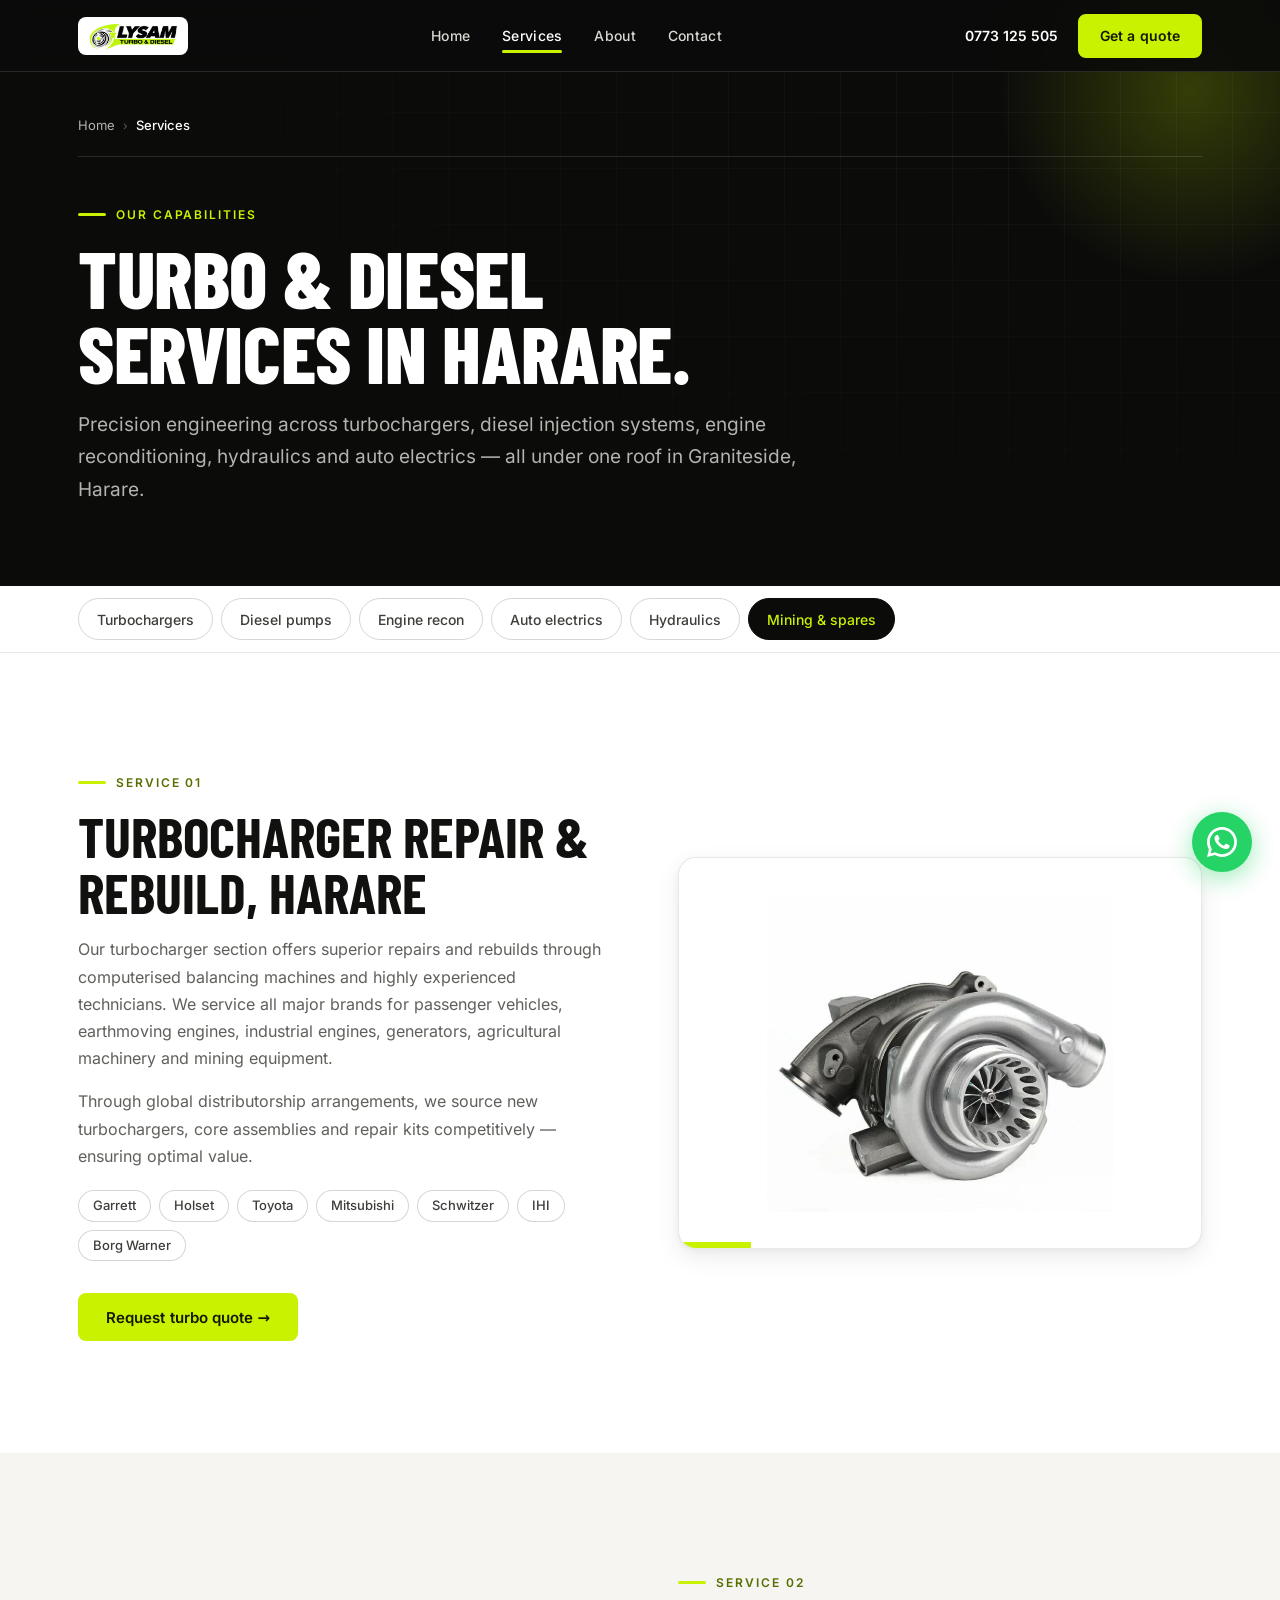
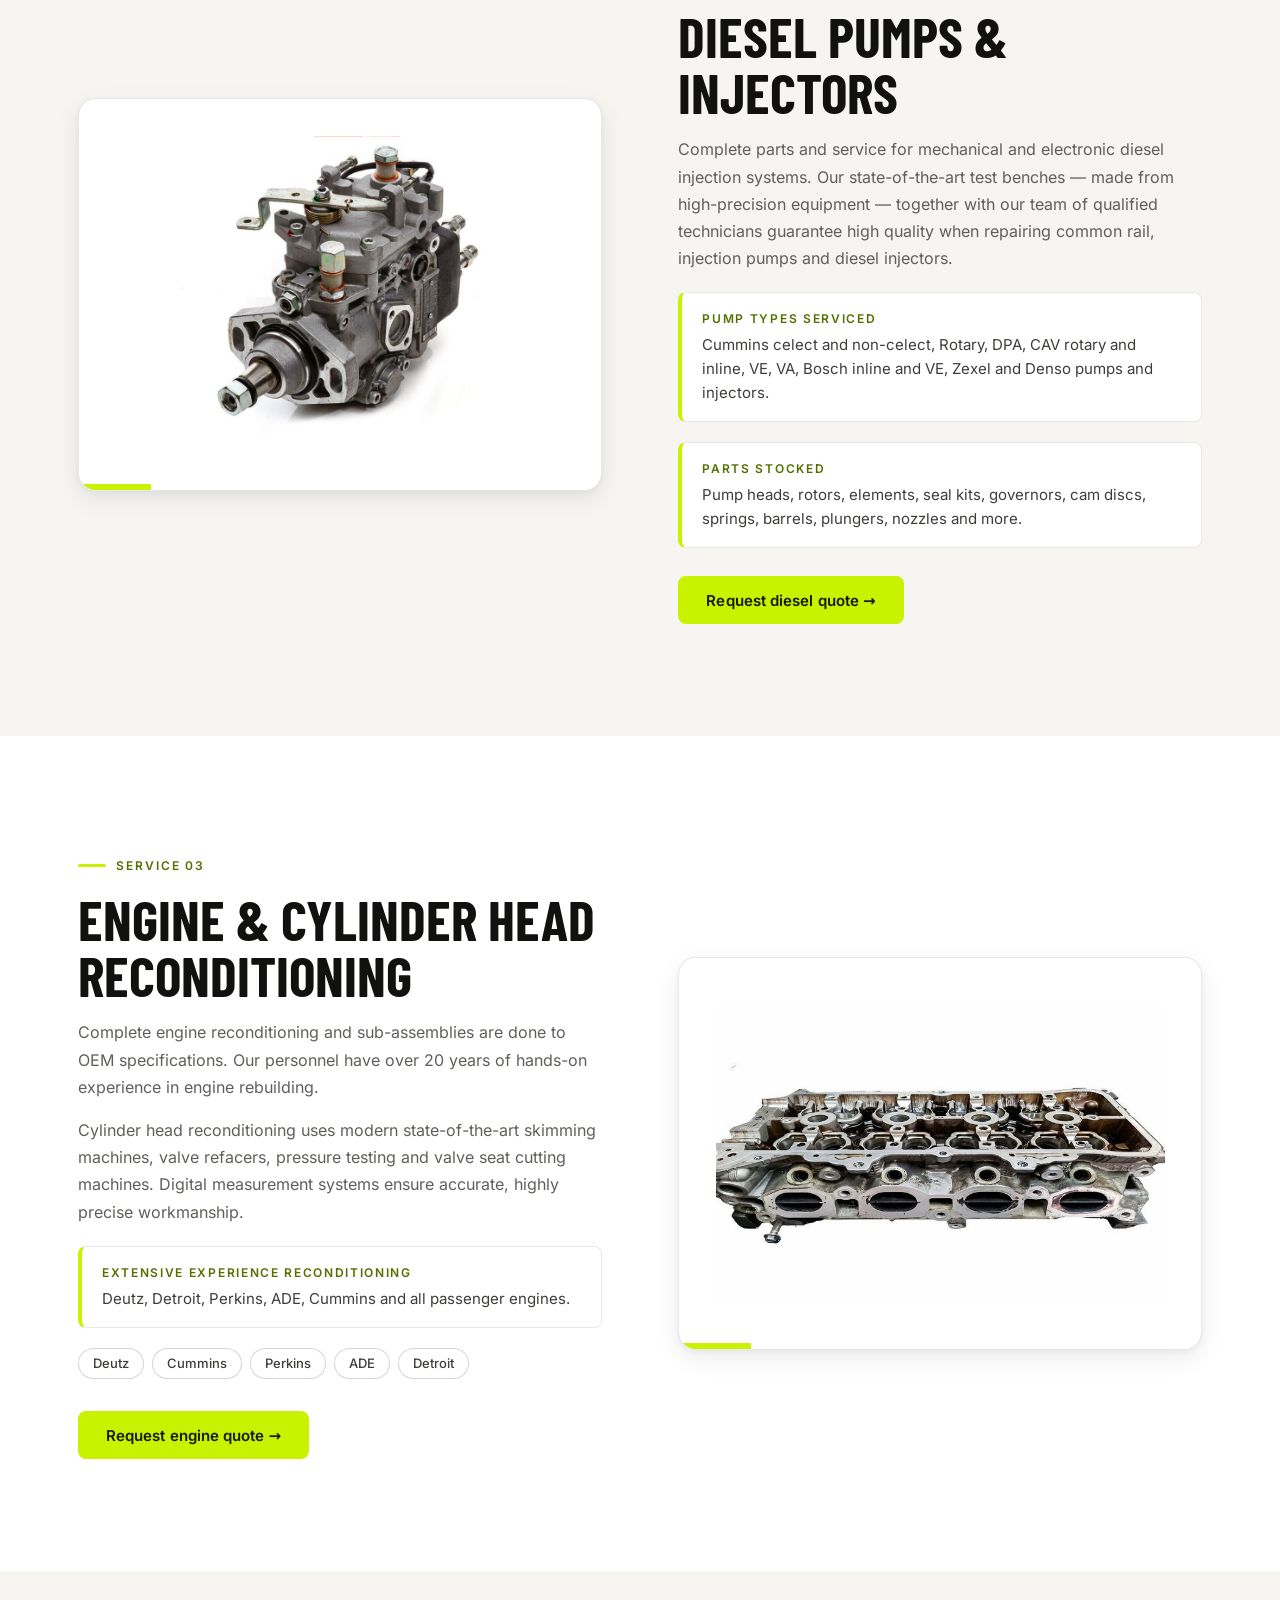
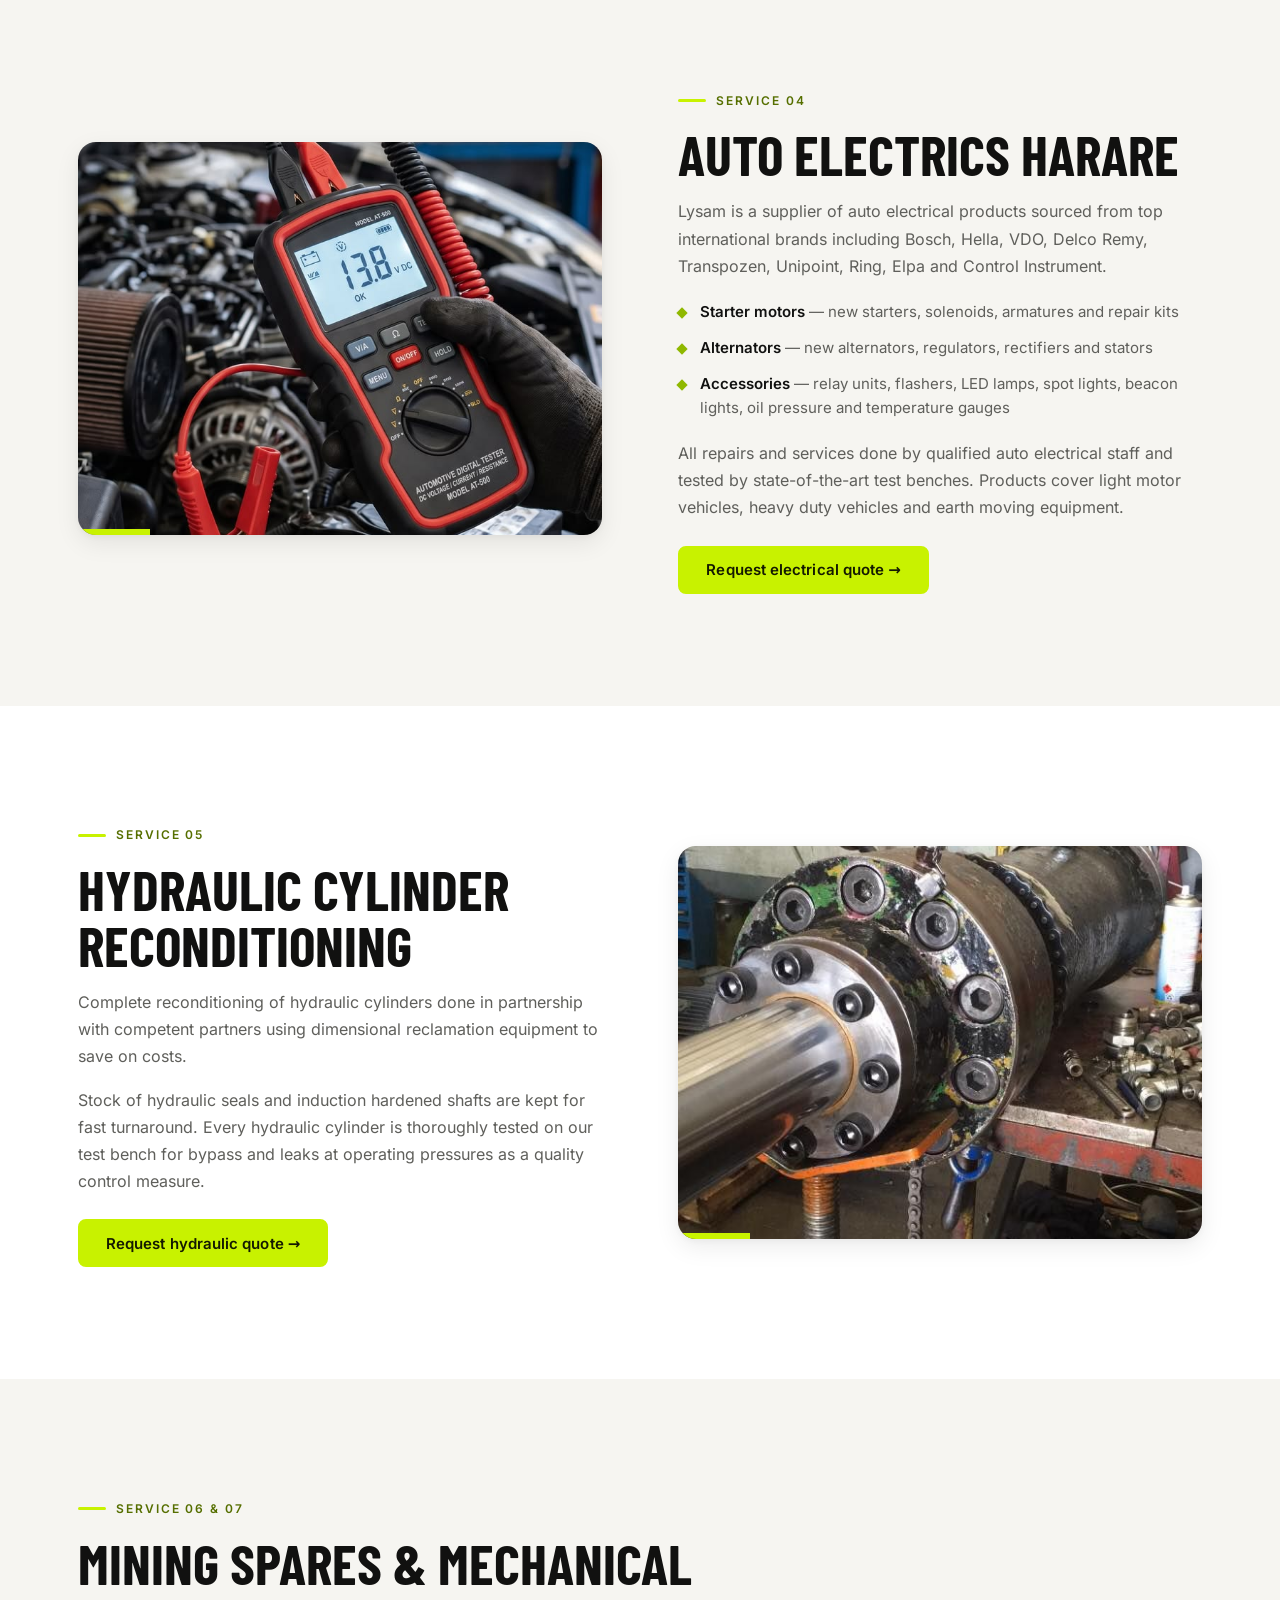
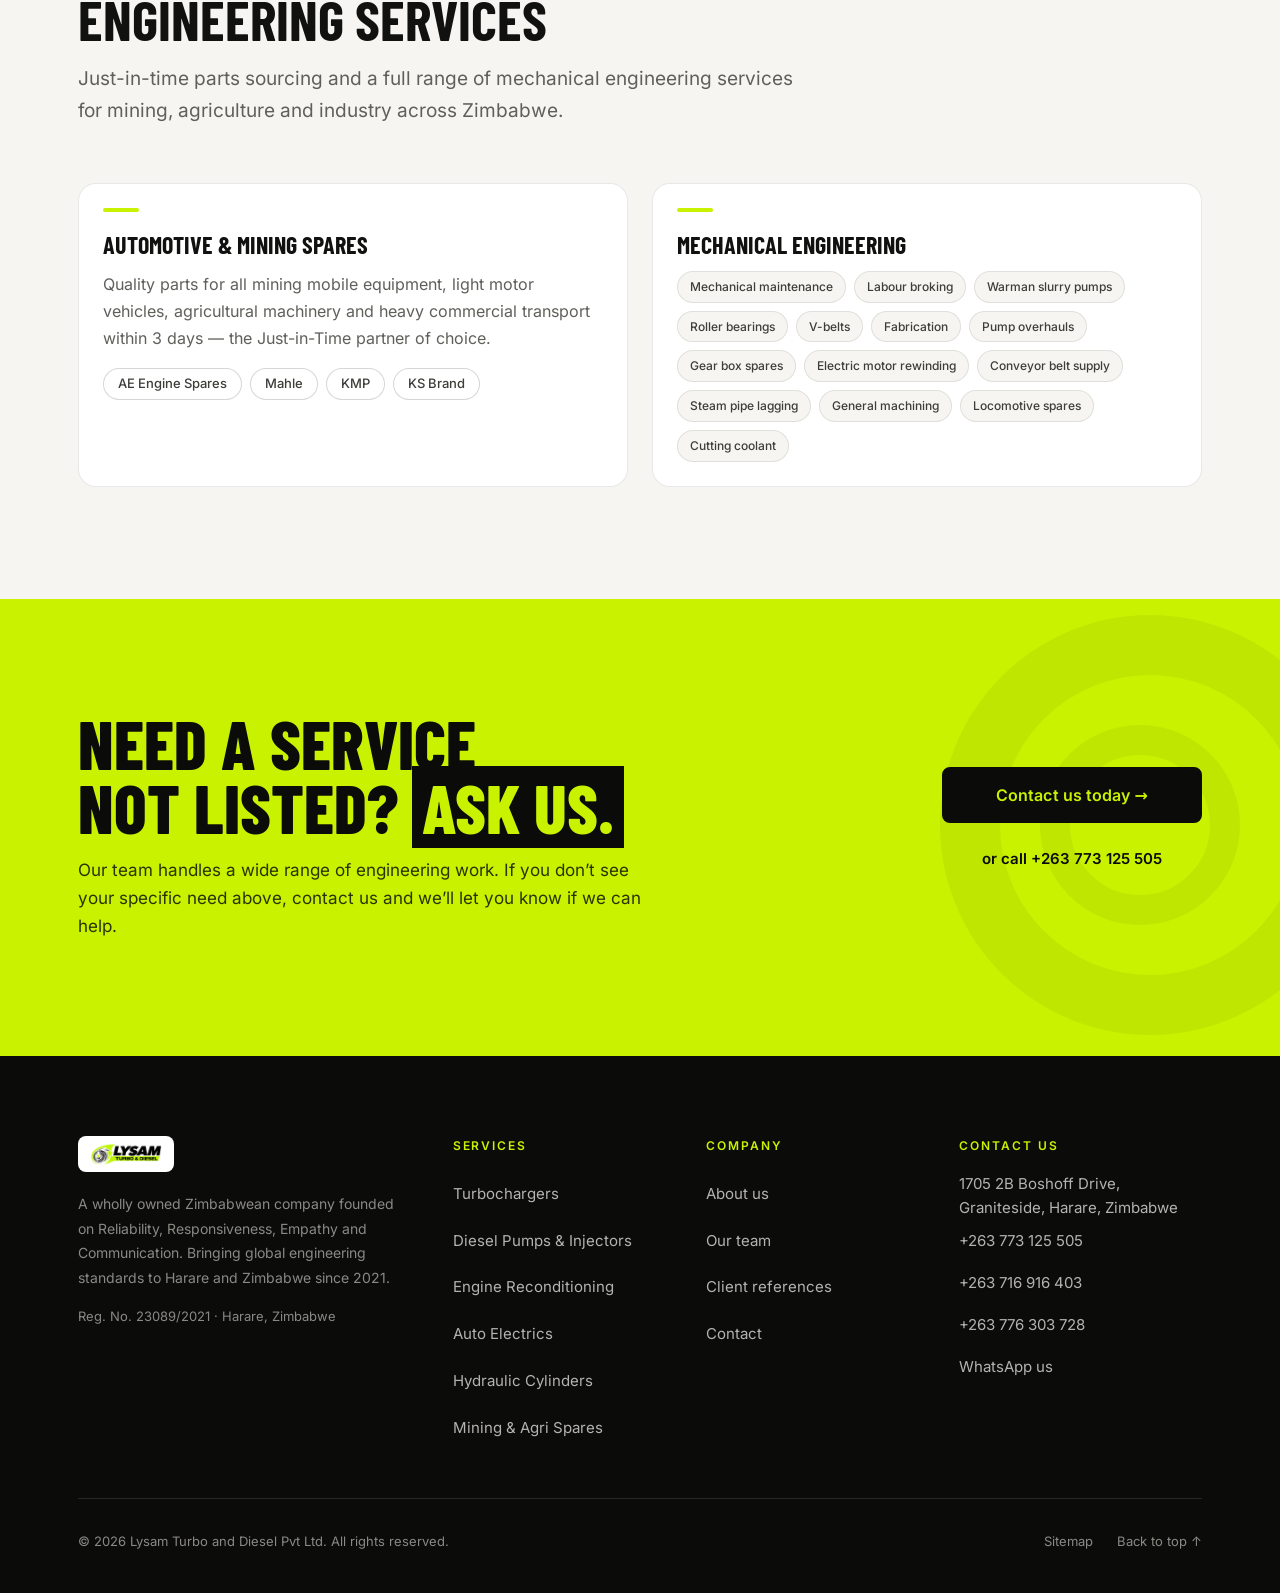
<file: services.html>
<!DOCTYPE html>
<html lang="en">
<head>
<meta charset="UTF-8">
<meta name="viewport" content="width=device-width, initial-scale=1, viewport-fit=cover">
<meta name="robots" content="index, follow">
<title>Turbocharger & Diesel Services Harare | Lysam Turbo & Diesel</title>
<meta name="description" content="Expert turbocharger repairs, diesel pump calibration, engine reconditioning, auto electrics & hydraulic cylinders in Harare, Zimbabwe. OEM-grade quality.">
<meta name="keywords" content="turbocharger repair Harare, diesel pump calibration Zimbabwe, engine reconditioning Harare, hydraulic cylinder repair, auto electrics Harare, Garrett Holset repair Zimbabwe">
<meta name="theme-color" content="#111110">
<link rel="canonical" href="https://lysamturbo.co.zw/services.html">
<meta property="og:type" content="website">
<meta property="og:site_name" content="Lysam Turbo &amp; Diesel">
<meta property="og:locale" content="en_ZW">
<meta property="og:title" content="Turbocharger & Diesel Services Harare | Lysam Turbo & Diesel">
<meta property="og:description" content="Expert turbocharger repairs, diesel pump calibration, engine reconditioning, auto electrics & hydraulic cylinders in Harare, Zimbabwe. OEM-grade quality.">
<meta property="og:url" content="https://lysamturbo.co.zw/services.html">
<meta property="og:image" content="https://lysamturbo.co.zw/images/og-image.jpg">
<meta property="og:image:width" content="1200">
<meta property="og:image:height" content="630">
<meta name="twitter:card" content="summary_large_image">
<meta name="twitter:title" content="Turbocharger & Diesel Services Harare | Lysam Turbo & Diesel">
<meta name="twitter:description" content="Expert turbocharger repairs, diesel pump calibration, engine reconditioning, auto electrics & hydraulic cylinders in Harare, Zimbabwe. OEM-grade quality.">
<meta name="twitter:image" content="https://lysamturbo.co.zw/images/og-image.jpg">
<meta name="geo.region" content="ZW-HA">
<meta name="geo.placename" content="Harare, Zimbabwe">
<meta name="geo.position" content="-17.8252;31.0335">
<meta name="ICBM" content="-17.8252, 31.0335">

<link rel="icon" type="image/x-icon" href="favicon.ico">
<link rel="icon" type="image/png" sizes="32x32" href="favicon-32.png">
<link rel="icon" type="image/png" sizes="16x16" href="favicon-16.png">
<link rel="apple-touch-icon" sizes="180x180" href="apple-touch-icon.png">
<link rel="preload" href="fonts/barlow-condensed-latin-800-normal.woff2" as="font" type="font/woff2" crossorigin>
<link rel="preload" href="fonts/inter-latin-400-normal.woff2" as="font" type="font/woff2" crossorigin>
<script>document.documentElement.classList.add('js')</script>
<link rel="stylesheet" href="css/main.css">
<script type="application/ld+json">{
  "@context":"https://schema.org",
  "@type":"Service",
  "name":"Turbo, Diesel & Engine Engineering Services",
  "provider":{"@type":"LocalBusiness","name":"Lysam Turbo and Diesel Pvt Ltd","url":"https://lysamturbo.co.zw"},
  "areaServed":"Harare, Zimbabwe",
  "hasOfferCatalog":{
    "@type":"OfferCatalog",
    "name":"Engineering Services",
    "itemListElement":[
      {"@type":"Offer","itemOffered":{"@type":"Service","name":"Turbocharger Repair and Rebuild"}},
      {"@type":"Offer","itemOffered":{"@type":"Service","name":"Diesel Pump and Injector Calibration"}},
      {"@type":"Offer","itemOffered":{"@type":"Service","name":"Engine Reconditioning"}},
      {"@type":"Offer","itemOffered":{"@type":"Service","name":"Cylinder Head Reconditioning"}},
      {"@type":"Offer","itemOffered":{"@type":"Service","name":"Hydraulic Cylinder Reconditioning"}},
      {"@type":"Offer","itemOffered":{"@type":"Service","name":"Auto Electrics Sales and Repair"}},
      {"@type":"Offer","itemOffered":{"@type":"Service","name":"Mining and Agricultural Spare Parts Sourcing"}}
    ]
  }
}</script>
</head>
<body>
<a href="#main-content" class="skip-link">Skip to main content</a>
<header class="site-nav" id="site-nav" role="banner">
  <div class="nav-inner">
    <a class="nav-logo" href="index.html" aria-label="Lysam Turbo &amp; Diesel — home">
      <img src="images/logo.png" alt="Lysam Turbo and Diesel logo" width="160" height="54">
    </a>
    <nav class="nav-links" aria-label="Main navigation">
      <a href="index.html">Home</a>
      <a href="services.html" aria-current="page">Services</a>
      <a href="about.html">About</a>
      <a href="contact.html">Contact</a>
    </nav>
    <div class="nav-actions">
      <a class="nav-phone" href="tel:+263773125505">0773 125 505</a>
      <a class="btn btn-primary" href="contact.html">Get a quote</a>
    </div>
    <button class="nav-toggle" id="nav-toggle" type="button"
            aria-controls="mobile-nav" aria-expanded="false"
            aria-label="Open navigation menu">
      <span class="hamburger-bars" aria-hidden="true"><span></span><span></span><span></span></span>
    </button>
  </div>
</header>
<nav class="mobile-nav" id="mobile-nav" aria-label="Mobile navigation">
  <div class="mobile-nav-links">
    <a href="index.html">Home</a>
    <a href="services.html">Services</a>
    <a href="about.html">About us</a>
    <a href="contact.html">Contact</a>
  </div>
  <div class="mobile-nav-cta">
    <a class="btn btn-primary btn-lg" href="contact.html">Get a quote &rarr;</a>
    <a class="btn btn-outline btn-lg" href="tel:+263773125505">Call 0773 125 505</a>
    <p class="mobile-nav-hours">Mon&ndash;Fri 8am&ndash;5pm &middot; Sat 8am&ndash;1pm</p>
  </div>
</nav>
<main id="main-content">

  <section class="page-hero" aria-labelledby="page-h1">
    <div class="container">
      <nav class="breadcrumb" aria-label="Breadcrumb">
        <a href="index.html">Home</a>
        <span class="breadcrumb-sep" aria-hidden="true">›</span>
        <span class="breadcrumb-current" aria-current="page">Services</span>
      </nav>
      <span class="text-eyebrow">Our capabilities</span>
      <h1 class="text-h1" id="page-h1">Turbo &amp; diesel<br>services in Harare.</h1>
      <p class="text-lead">Precision engineering across turbochargers, diesel injection systems, engine reconditioning, hydraulics and auto electrics — all under one roof in Graniteside, Harare.</p>
    </div>
  </section>

  <nav class="jump-nav" aria-label="Jump to a service" id="jump-nav">
    <div class="container">
      <ul class="jump-list">
        <li><a href="#turbochargers">Turbochargers</a></li>
        <li><a href="#diesel-pumps">Diesel pumps</a></li>
        <li><a href="#engine-recon">Engine recon</a></li>
        <li><a href="#auto-electrics">Auto electrics</a></li>
        <li><a href="#hydraulics">Hydraulics</a></li>
        <li><a href="#mining-spares">Mining &amp; spares</a></li>
      </ul>
    </div>
  </nav>

  <section class="section" id="turbochargers" aria-labelledby="turbo-h2">
    <div class="container">
      <div class="split split--media-right">
        <div class="split-media reveal"><figure class="media media--contain"><img src="images/turbocharger-rebuild-harare.jpg" alt="Turbocharger repair and rebuild service in Harare Zimbabwe — Lysam Turbo and Diesel" width="666" height="610" loading="lazy" decoding="async"></figure></div>
        <div class="split-body reveal reveal-d1">
          <span class="text-eyebrow">Service 01</span>
          <h2 class="text-h2" id="turbo-h2">Turbocharger repair &amp; rebuild, Harare</h2>
          <p class="text-body">Our turbocharger section offers superior repairs and rebuilds through computerised balancing machines and highly experienced technicians. We service all major brands for passenger vehicles, earthmoving engines, industrial engines, generators, agricultural machinery and mining equipment.</p>
          <p class="text-body">Through global distributorship arrangements, we source new turbochargers, core assemblies and repair kits competitively — ensuring optimal value.</p>
          <div class="brands-tags">
            <span class="brand-tag">Garrett</span><span class="brand-tag">Holset</span>
            <span class="brand-tag">Toyota</span><span class="brand-tag">Mitsubishi</span>
            <span class="brand-tag">Schwitzer</span><span class="brand-tag">IHI</span>
            <span class="brand-tag">Borg Warner</span>
          </div>
          <a class="btn btn-primary" href="contact.html">Request turbo quote &rarr;</a>
        </div>
      </div>
    </div>
  </section>
  <section class="section section-alt" id="diesel-pumps" aria-labelledby="diesel-h2">
    <div class="container">
      <div class="split">
        <div class="split-media reveal"><figure class="media media--contain"><img src="images/diesel-pump-calibration-harare.jpg" alt="Diesel pump and injector calibration service Harare Zimbabwe" width="736" height="736" loading="lazy" decoding="async"></figure></div>
        <div class="split-body reveal reveal-d1">
          <span class="text-eyebrow">Service 02</span>
          <h2 class="text-h2" id="diesel-h2">Diesel pumps &amp; injectors</h2>
          <p class="text-body">Complete parts and service for mechanical and electronic diesel injection systems. Our state-of-the-art test benches — made from high-precision equipment — together with our team of qualified technicians guarantee high quality when repairing common rail, injection pumps and diesel injectors.</p>
          <div class="spec"><span class="spec-label">Pump types serviced</span><p>Cummins celect and non-celect, Rotary, DPA, CAV rotary and inline, VE, VA, Bosch inline and VE, Zexel and Denso pumps and injectors.</p></div>
          <div class="spec"><span class="spec-label">Parts stocked</span><p>Pump heads, rotors, elements, seal kits, governors, cam discs, springs, barrels, plungers, nozzles and more.</p></div>
          <a class="btn btn-primary" href="contact.html">Request diesel quote &rarr;</a>
        </div>
      </div>
    </div>
  </section>
  <section class="section" id="engine-recon" aria-labelledby="engine-h2">
    <div class="container">
      <div class="split split--media-right">
        <div class="split-media reveal"><figure class="media media--contain"><img src="images/engine-reconditioning-harare.jpg" alt="Engine and cylinder head reconditioning Harare Zimbabwe" width="735" height="490" loading="lazy" decoding="async"></figure></div>
        <div class="split-body reveal reveal-d1">
          <span class="text-eyebrow">Service 03</span>
          <h2 class="text-h2" id="engine-h2">Engine &amp; cylinder head reconditioning</h2>
          <p class="text-body">Complete engine reconditioning and sub-assemblies are done to OEM specifications. Our personnel have over 20 years of hands-on experience in engine rebuilding.</p>
          <p class="text-body">Cylinder head reconditioning uses modern state-of-the-art skimming machines, valve refacers, pressure testing and valve seat cutting machines. Digital measurement systems ensure accurate, highly precise workmanship.</p>
          <div class="spec"><span class="spec-label">Extensive experience reconditioning</span><p>Deutz, Detroit, Perkins, ADE, Cummins and all passenger engines.</p></div>
          <div class="brands-tags">
            <span class="brand-tag">Deutz</span><span class="brand-tag">Cummins</span>
            <span class="brand-tag">Perkins</span><span class="brand-tag">ADE</span>
            <span class="brand-tag">Detroit</span>
          </div>
          <a class="btn btn-primary" href="contact.html">Request engine quote &rarr;</a>
        </div>
      </div>
    </div>
  </section>
  <section class="section section-alt" id="auto-electrics" aria-labelledby="elec-h2">
    <div class="container">
      <div class="split">
        <div class="split-media reveal"><figure class="media "><img src="images/auto-electrics-harare.jpg" alt="Auto electrics starters alternators repair Harare Zimbabwe" width="736" height="1318" loading="lazy" decoding="async"></figure></div>
        <div class="split-body reveal reveal-d1">
          <span class="text-eyebrow">Service 04</span>
          <h2 class="text-h2" id="elec-h2">Auto electrics Harare</h2>
          <p class="text-body">Lysam is a supplier of auto electrical products sourced from top international brands including Bosch, Hella, VDO, Delco Remy, Transpozen, Unipoint, Ring, Elpa and Control Instrument.</p>
          <ul class="service-detail-list">
            <li><strong>Starter motors</strong> — new starters, solenoids, armatures and repair kits</li>
            <li><strong>Alternators</strong> — new alternators, regulators, rectifiers and stators</li>
            <li><strong>Accessories</strong> — relay units, flashers, LED lamps, spot lights, beacon lights, oil pressure and temperature gauges</li>
          </ul>
          <p class="text-body">All repairs and services done by qualified auto electrical staff and tested by state-of-the-art test benches. Products cover light motor vehicles, heavy duty vehicles and earth moving equipment.</p>
          <a class="btn btn-primary" href="contact.html">Request electrical quote &rarr;</a>
        </div>
      </div>
    </div>
  </section>
  <section class="section" id="hydraulics" aria-labelledby="hyd-h2">
    <div class="container">
      <div class="split split--media-right">
        <div class="split-media reveal"><figure class="media "><img src="images/hydraulic-cylinder-harare.jpg" alt="Hydraulic cylinder reconditioning and pressure testing Harare" width="540" height="960" loading="lazy" decoding="async"></figure></div>
        <div class="split-body reveal reveal-d1">
          <span class="text-eyebrow">Service 05</span>
          <h2 class="text-h2" id="hyd-h2">Hydraulic cylinder reconditioning</h2>
          <p class="text-body">Complete reconditioning of hydraulic cylinders done in partnership with competent partners using dimensional reclamation equipment to save on costs.</p>
          <p class="text-body">Stock of hydraulic seals and induction hardened shafts are kept for fast turnaround. Every hydraulic cylinder is thoroughly tested on our test bench for bypass and leaks at operating pressures as a quality control measure.</p>
          <a class="btn btn-primary" href="contact.html">Request hydraulic quote &rarr;</a>
        </div>
      </div>
    </div>
  </section>

  <section class="section section-alt" id="mining-spares" aria-labelledby="mining-h2">
    <div class="container">
      <div class="section-header reveal">
        <span class="text-eyebrow">Service 06 &amp; 07</span>
        <h2 class="text-h2" id="mining-h2">Mining spares &amp; mechanical engineering services</h2>
        <p class="text-lead">Just-in-time parts sourcing and a full range of mechanical engineering services for mining, agriculture and industry across Zimbabwe.</p>
      </div>
      <div class="grid-2">
        <div class="ref-card reveal">
          <div class="ref-lime" aria-hidden="true"></div>
          <h3 class="text-h4" style="margin-bottom:12px">Automotive &amp; Mining Spares</h3>
          <p class="text-body" style="margin-bottom:16px">Quality parts for all mining mobile equipment, light motor vehicles, agricultural machinery and heavy commercial transport within 3 days — the Just-in-Time partner of choice.</p>
          <div class="brands-tags">
            <span class="brand-tag">AE Engine Spares</span><span class="brand-tag">Mahle</span>
            <span class="brand-tag">KMP</span><span class="brand-tag">KS Brand</span>
          </div>
        </div>
        <div class="ref-card reveal reveal-d1">
          <div class="ref-lime" aria-hidden="true"></div>
          <h3 class="text-h4" style="margin-bottom:12px">Mechanical Engineering</h3>
          <div class="tag-cloud">
            <span class="service-tag">Mechanical maintenance</span>
            <span class="service-tag">Labour broking</span>
            <span class="service-tag">Warman slurry pumps</span>
            <span class="service-tag">Roller bearings</span>
            <span class="service-tag">V-belts</span>
            <span class="service-tag">Fabrication</span>
            <span class="service-tag">Pump overhauls</span>
            <span class="service-tag">Gear box spares</span>
            <span class="service-tag">Electric motor rewinding</span>
            <span class="service-tag">Conveyor belt supply</span>
            <span class="service-tag">Steam pipe lagging</span>
            <span class="service-tag">General machining</span>
            <span class="service-tag">Locomotive spares</span>
            <span class="service-tag">Cutting coolant</span>
          </div>
        </div>
      </div>
    </div>
  </section>

  <section class="cta-band" aria-label="Get a quote">
    <div class="container">
      <div class="cta-band-inner">
        <div class="reveal">
          <h2 class="cta-h2">Need a service<br>not listed? <span>Ask us.</span></h2>
          <p class="cta-sub">Our team handles a wide range of engineering work. If you don&rsquo;t see your specific need above, contact us and we&rsquo;ll let you know if we can help.</p>
        </div>
        <div class="cta-aside reveal reveal-d1">
          <a class="btn btn-primary btn-lg" href="contact.html">Contact us today &rarr;</a>
          <a class="cta-tel" href="tel:+263773125505">or call +263 773 125 505</a>
        </div>
      </div>
    </div>
  </section>

</main>
<footer class="site-footer" role="contentinfo">
  <div class="container">
    <div class="footer-grid">
      <div>
        <img src="images/logo.png" alt="Lysam Turbo and Diesel" class="footer-brand-logo"
             width="140" height="47" loading="lazy">
        <p class="footer-brand-desc">A wholly owned Zimbabwean company founded on Reliability,
        Responsiveness, Empathy and Communication. Bringing global engineering standards to
        Harare and Zimbabwe since 2021.</p>
        <p class="footer-reg">Reg. No. 23089/2021 &middot; Harare, Zimbabwe</p>
      </div>
      <div>
        <p class="footer-col-heading">Services</p>
        <ul class="footer-nav-list" role="list">
          <li><a href="services.html#turbochargers">Turbochargers</a></li>
          <li><a href="services.html#diesel-pumps">Diesel Pumps &amp; Injectors</a></li>
          <li><a href="services.html#engine-recon">Engine Reconditioning</a></li>
          <li><a href="services.html#auto-electrics">Auto Electrics</a></li>
          <li><a href="services.html#hydraulics">Hydraulic Cylinders</a></li>
          <li><a href="services.html#mining-spares">Mining &amp; Agri Spares</a></li>
        </ul>
      </div>
      <div>
        <p class="footer-col-heading">Company</p>
        <ul class="footer-nav-list" role="list">
          <li><a href="about.html">About us</a></li>
          <li><a href="about.html#team">Our team</a></li>
          <li><a href="about.html#references">Client references</a></li>
          <li><a href="contact.html">Contact</a></li>
        </ul>
      </div>
      <div>
        <p class="footer-col-heading">Contact us</p>
        <p class="footer-contact-entry">1705 2B Boshoff Drive,<br>Graniteside, Harare, Zimbabwe</p>
        <p class="footer-contact-entry"><a href="tel:+263773125505">+263 773 125 505</a></p>
        <p class="footer-contact-entry"><a href="tel:+263716916403">+263 716 916 403</a></p>
        <p class="footer-contact-entry"><a href="tel:+263776303728">+263 776 303 728</a></p>
        <p class="footer-contact-entry"><a href="https://wa.me/263773125505" target="_blank" rel="noopener noreferrer">WhatsApp us</a></p>
      </div>
    </div>
    <div class="footer-bottom">
      <p class="footer-copy">&copy; 2026 Lysam Turbo and Diesel Pvt Ltd. All rights reserved.</p>
      <div class="footer-bottom-links">
        <a href="sitemap.xml">Sitemap</a>
        <a href="#main-content">Back to top &uarr;</a>
      </div>
    </div>
  </div>
</footer>
<a class="wa-float"
   href="https://wa.me/263773125505?text=Hi%2C%20I%27d%20like%20to%20request%20a%20quote%20from%20Lysam%20Turbo%20%26%20Diesel."
   target="_blank" rel="noopener noreferrer"
   aria-label="Chat with us on WhatsApp">
  <svg viewBox="0 0 24 24" fill="white" xmlns="http://www.w3.org/2000/svg" aria-hidden="true">
    <path d="M17.472 14.382c-.297-.149-1.758-.867-2.03-.967-.273-.099-.471-.148-.67.15-.197.297-.767.966-.94 1.164-.173.199-.347.223-.644.075-.297-.15-1.255-.463-2.39-1.475-.883-.788-1.48-1.761-1.653-2.059-.173-.297-.018-.458.13-.606.134-.133.298-.347.446-.52.149-.174.198-.298.298-.497.099-.198.05-.371-.025-.52-.075-.149-.669-1.612-.916-2.207-.242-.579-.487-.5-.669-.51-.173-.008-.371-.01-.57-.01-.198 0-.52.074-.792.372-.272.297-1.04 1.016-1.04 2.479 0 1.462 1.065 2.875 1.213 3.074.149.198 2.096 3.2 5.077 4.487.709.306 1.262.489 1.694.625.712.227 1.36.195 1.871.118.571-.085 1.758-.719 2.006-1.413.248-.694.248-1.289.173-1.413-.074-.124-.272-.198-.57-.347z"/><path d="M12 0C5.373 0 0 5.373 0 12c0 2.123.556 4.116 1.528 5.845L.057 24l6.305-1.654A11.954 11.954 0 0012 24c6.627 0 12-5.373 12-12S18.627 0 12 0zm0 21.818a9.8 9.8 0 01-5.028-1.383l-.36-.214-3.742.981.997-3.648-.235-.374A9.77 9.77 0 012.182 12c0-5.42 4.398-9.818 9.818-9.818 5.42 0 9.818 4.398 9.818 9.818 0 5.42-4.398 9.818-9.818 9.818z"/>
  </svg>
</a>
<div class="action-bar" role="region" aria-label="Quick contact">
  <a class="action-bar-btn" href="tel:+263773125505"><svg viewBox="0 0 24 24" fill="none" stroke="currentColor" stroke-width="2" stroke-linecap="round" stroke-linejoin="round" aria-hidden="true"><path d="M22 16.92v3a2 2 0 0 1-2.18 2 19.79 19.79 0 0 1-8.63-3.07 19.5 19.5 0 0 1-6-6 19.79 19.79 0 0 1-3.07-8.67A2 2 0 0 1 4.11 2h3a2 2 0 0 1 2 1.72 12.84 12.84 0 0 0 .7 2.81 2 2 0 0 1-.45 2.11L8.09 9.91a16 16 0 0 0 6 6l1.27-1.27a2 2 0 0 1 2.11-.45 12.84 12.84 0 0 0 2.81.7A2 2 0 0 1 22 16.92z"/></svg> Call</a>
  <a class="action-bar-btn action-bar-btn--wa" href="https://wa.me/263773125505?text=Hi%2C%20I%27d%20like%20to%20request%20a%20quote%20from%20Lysam%20Turbo%20%26%20Diesel." target="_blank" rel="noopener noreferrer"><svg viewBox="0 0 24 24" fill="currentColor" aria-hidden="true"><path d="M17.472 14.382c-.297-.149-1.758-.867-2.03-.967-.273-.099-.471-.148-.67.15-.197.297-.767.966-.94 1.164-.173.199-.347.223-.644.075-.297-.15-1.255-.463-2.39-1.475-.883-.788-1.48-1.761-1.653-2.059-.173-.297-.018-.458.13-.606.134-.133.298-.347.446-.52.149-.174.198-.298.298-.497.099-.198.05-.371-.025-.52-.075-.149-.669-1.612-.916-2.207-.242-.579-.487-.5-.669-.51-.173-.008-.371-.01-.57-.01-.198 0-.52.074-.792.372-.272.297-1.04 1.016-1.04 2.479 0 1.462 1.065 2.875 1.213 3.074.149.198 2.096 3.2 5.077 4.487.709.306 1.262.489 1.694.625.712.227 1.36.195 1.871.118.571-.085 1.758-.719 2.006-1.413.248-.694.248-1.289.173-1.413-.074-.124-.272-.198-.57-.347z"/><path d="M12 0C5.373 0 0 5.373 0 12c0 2.123.556 4.116 1.528 5.845L.057 24l6.305-1.654A11.954 11.954 0 0012 24c6.627 0 12-5.373 12-12S18.627 0 12 0zm0 21.818a9.8 9.8 0 01-5.028-1.383l-.36-.214-3.742.981.997-3.648-.235-.374A9.77 9.77 0 012.182 12c0-5.42 4.398-9.818 9.818-9.818 5.42 0 9.818 4.398 9.818 9.818 0 5.42-4.398 9.818-9.818 9.818z"/></svg> WhatsApp</a>
  <a class="action-bar-btn action-bar-btn--primary" href="contact.html"><svg viewBox="0 0 24 24" fill="none" stroke="currentColor" stroke-width="2" stroke-linecap="round" stroke-linejoin="round" aria-hidden="true"><path d="M14 2H6a2 2 0 0 0-2 2v16a2 2 0 0 0 2 2h12a2 2 0 0 0 2-2V8z"/><polyline points="14 2 14 8 20 8"/><line x1="8" y1="13" x2="16" y2="13"/><line x1="8" y1="17" x2="14" y2="17"/></svg> Quote</a>
</div>
<script src="js/main.js" defer></script>
</body></html>
</file>
<file: css/main.css>
/* ==========================================================================
   LYSAM TURBO & DIESEL — Main Stylesheet
   Version: 3.0 — industrial redesign, mobile-first
   Contents
     1  Fonts          2  Tokens       3  Base          4  Type
     5  Layout         6  Buttons      7  Nav           8  Mobile menu
     9  Action bar     10 Hero         11 Marquee       12 Service cards
     13 Trust (dark)   14 Process      15 References    16 CTA band
     17 Page hero      18 Split/media  19 About         20 Contact & form
     21 Footer         22 WhatsApp     23 Reveal        24 404
     25 Responsive     26 Print        27 Reduced motion
   ========================================================================== */

/* 1. FONTS (self-hosted — no third-party request, faster on slow networks) */
@font-face{font-family:'Barlow Condensed';font-style:normal;font-weight:600;font-display:swap;src:url(../fonts/barlow-condensed-latin-600-normal.woff2) format('woff2')}
@font-face{font-family:'Barlow Condensed';font-style:normal;font-weight:700;font-display:swap;src:url(../fonts/barlow-condensed-latin-700-normal.woff2) format('woff2')}
@font-face{font-family:'Barlow Condensed';font-style:normal;font-weight:800;font-display:swap;src:url(../fonts/barlow-condensed-latin-800-normal.woff2) format('woff2')}
@font-face{font-family:'Inter';font-style:normal;font-weight:400;font-display:swap;src:url(../fonts/inter-latin-400-normal.woff2) format('woff2')}
@font-face{font-family:'Inter';font-style:normal;font-weight:500;font-display:swap;src:url(../fonts/inter-latin-500-normal.woff2) format('woff2')}
@font-face{font-family:'Inter';font-style:normal;font-weight:600;font-display:swap;src:url(../fonts/inter-latin-600-normal.woff2) format('woff2')}

/* 2. DESIGN TOKENS */
:root{
  --lime:#C8F200;
  --lime-dark:#8FB800;
  --lime-ink:#566F00;          /* lime-family colour that passes contrast on white */
  --lime-text:#141a00;
  --lime-glow:rgba(200,242,0,.28);

  --ink:#0b0b0a;
  --black:#111110;
  --charcoal:#1b1b19;
  --steel:#262624;
  --gray-700:#3d3d3a;
  --gray-500:#5f5f5b;
  --gray-400:#8a8984;
  --gray-300:#b4b3ae;
  --gray-200:#d9d8d2;
  --gray-100:#efeee8;
  --gray-50:#f6f5f1;
  --white:#fff;

  --border:rgba(0,0,0,.09);
  --border-strong:rgba(0,0,0,.16);
  --border-dark:rgba(255,255,255,.12);

  --r-sm:8px; --r-md:12px; --r-lg:18px; --r-xl:26px;

  --shadow-sm:0 1px 3px rgba(0,0,0,.08),0 1px 2px rgba(0,0,0,.05);
  --shadow-md:0 8px 24px rgba(0,0,0,.08),0 2px 6px rgba(0,0,0,.04);
  --shadow-lg:0 20px 50px rgba(0,0,0,.14),0 6px 16px rgba(0,0,0,.08);

  --font-display:'Barlow Condensed','Arial Narrow','Roboto Condensed',Arial,sans-serif;
  --font-body:'Inter',system-ui,-apple-system,'Segoe UI',Roboto,sans-serif;

  --sp-1:4px;--sp-2:8px;--sp-3:12px;--sp-4:16px;--sp-5:20px;--sp-6:24px;
  --sp-8:32px;--sp-10:40px;--sp-12:48px;--sp-16:64px;--sp-20:80px;--sp-24:96px;

  --t-fast:150ms ease; --t-base:220ms ease; --t-slow:400ms ease;

  --nav-h:64px;
  --gutter:20px;
  --section-y:64px;
  --action-bar-h:72px;
}
@media (min-width:641px){ :root{ --gutter:28px; --section-y:88px; } }
@media (min-width:901px){ :root{ --nav-h:72px; --section-y:112px; } }

/* 3. BASE */
*,*::before,*::after{box-sizing:border-box;margin:0;padding:0}
html{font-size:16px;scroll-behavior:smooth;scroll-padding-top:var(--nav-h);-webkit-text-size-adjust:100%;text-size-adjust:100%}
body{
  font-family:var(--font-body);background:var(--white);color:var(--black);
  line-height:1.65;font-size:16px;
  -webkit-font-smoothing:antialiased;-moz-osx-font-smoothing:grayscale;
  overflow-x:hidden;overflow-x:clip;
  -webkit-tap-highlight-color:rgba(200,242,0,.25);
}
img,svg,video{display:block;max-width:100%}
img{height:auto}
a{color:inherit}
button{font-family:inherit;cursor:pointer}
ul,ol{list-style:none}
address{font-style:normal}
::selection{background:var(--lime);color:var(--lime-text)}

.skip-link{position:absolute;top:-100%;left:var(--sp-4);background:var(--lime);color:var(--lime-text);padding:12px 18px;border-radius:0 0 var(--r-sm) var(--r-sm);font-weight:600;font-size:14px;z-index:9999;text-decoration:none;transition:top var(--t-fast)}
.skip-link:focus{top:0}
:focus-visible{outline:3px solid var(--lime-dark);outline-offset:3px;border-radius:var(--r-sm)}
.section-dark :focus-visible,.hero :focus-visible,.page-hero :focus-visible,.site-nav :focus-visible,.mobile-nav :focus-visible,.site-footer :focus-visible,.action-bar :focus-visible{outline-color:var(--lime)}

/* 4. TYPOGRAPHY */
.text-eyebrow{
  display:inline-flex;align-items:center;gap:10px;
  font-family:var(--font-body);font-size:12px;font-weight:600;
  letter-spacing:.16em;text-transform:uppercase;color:var(--lime-ink);
  margin-bottom:var(--sp-4);
}
.text-eyebrow::before{content:'';width:28px;height:3px;background:var(--lime);border-radius:2px;flex:none}
.section-dark .text-eyebrow,.page-hero .text-eyebrow,.hero .text-eyebrow{color:var(--lime)}

.text-h1,.text-h2,.text-h3,.text-h4{font-family:var(--font-display);text-transform:uppercase;color:var(--black)}
.text-h1{font-size:clamp(2.75rem,10.5vw,6rem);font-weight:800;line-height:.93;letter-spacing:-.005em}
.text-h2{font-size:clamp(2.1rem,6.4vw,3.5rem);font-weight:700;line-height:1;letter-spacing:0;margin-bottom:var(--sp-4)}
.text-h3{font-size:clamp(1.6rem,4vw,2rem);font-weight:700;line-height:1.05}
.text-h4{font-size:1.5rem;font-weight:700;line-height:1.1}
.text-lead{font-size:clamp(1rem,2.4vw,1.1875rem);color:var(--gray-500);line-height:1.7;max-width:60ch;margin-bottom:var(--sp-8)}
.text-body{font-size:1rem;color:var(--gray-500);line-height:1.7}

.section-dark .text-h1,.section-dark .text-h2,.section-dark .text-h3,.section-dark .text-h4,
.page-hero .text-h1,.hero .text-h1{color:var(--white)}
.section-dark .text-lead,.section-dark .text-body,.page-hero .text-lead{color:var(--gray-300)}

.accent-underline{color:var(--lime)}

/* 5. LAYOUT */
.container{max-width:1180px;margin:0 auto;padding:0 var(--gutter)}
.section{padding:var(--section-y) 0;position:relative}
.section-sm{padding:calc(var(--section-y) * .65) 0}
.section-alt{background:var(--gray-50)}
.section-dark{background:var(--ink);color:var(--white);position:relative;overflow:hidden}
.section-dark::before{
  content:'';position:absolute;inset:0;pointer-events:none;
  background-image:linear-gradient(rgba(255,255,255,.035) 1px,transparent 1px),linear-gradient(90deg,rgba(255,255,255,.035) 1px,transparent 1px);
  background-size:56px 56px;
  -webkit-mask-image:radial-gradient(ellipse at 80% 0%,#000,transparent 70%);
          mask-image:radial-gradient(ellipse at 80% 0%,#000,transparent 70%);
}
.section-dark>.container{position:relative}
.section-header{max-width:720px;margin-bottom:clamp(32px,5vw,56px)}
.section-header--centered{text-align:center;margin-left:auto;margin-right:auto}
.section-header--centered .text-lead{margin-left:auto;margin-right:auto}
.section-header .btn{margin-top:var(--sp-2)}

.grid-2{display:grid;grid-template-columns:repeat(2,1fr);gap:var(--sp-6)}

/* 6. BUTTONS */
.btn{
  display:inline-flex;align-items:center;justify-content:center;gap:var(--sp-2);
  min-height:48px;padding:0 26px;border-radius:var(--r-sm);
  font-family:var(--font-body);font-size:15px;font-weight:600;letter-spacing:.005em;
  text-decoration:none;border:2px solid transparent;white-space:nowrap;line-height:1;
  transition:background var(--t-base),color var(--t-base),box-shadow var(--t-base),transform var(--t-base),border-color var(--t-base);
  cursor:pointer;-webkit-appearance:none;appearance:none;
}
.btn-lg{min-height:56px;padding:0 32px;font-size:16px}
.btn-block{width:100%}
.btn-primary{background:var(--lime);color:var(--lime-text);border-color:var(--lime)}
.btn-outline{background:transparent;color:var(--black);border-color:var(--border-strong)}
.btn-dark{background:var(--ink);color:var(--lime);border-color:var(--ink)}
.btn-ghost{background:rgba(255,255,255,.04);color:var(--white);border-color:rgba(255,255,255,.35)}
.section-dark .btn-outline,.hero .btn-outline{background:rgba(255,255,255,.04);color:var(--white);border-color:rgba(255,255,255,.35)}
.cta-band .btn-primary{background:var(--ink);color:var(--lime);border-color:var(--ink)}
@media (hover:hover){
  .btn-primary:hover{background:#d8fb2b;border-color:#d8fb2b;transform:translateY(-2px);box-shadow:0 10px 28px var(--lime-glow)}
  .btn-outline:hover{background:var(--gray-50);border-color:var(--gray-400)}
  .btn-dark:hover{background:var(--steel);border-color:var(--steel);transform:translateY(-2px)}
  .btn-ghost:hover,.section-dark .btn-outline:hover,.hero .btn-outline:hover{background:rgba(255,255,255,.12);border-color:var(--white);color:var(--white)}
  .cta-band .btn-primary:hover{background:var(--steel);border-color:var(--steel);box-shadow:0 10px 28px rgba(0,0,0,.25)}
}
.btn:active{transform:scale(.98)}

/* 7. NAV */
.site-nav{
  position:fixed;top:0;left:0;right:0;height:var(--nav-h);z-index:200;
  background:rgba(11,11,10,.9);
  -webkit-backdrop-filter:blur(16px) saturate(140%);backdrop-filter:blur(16px) saturate(140%);
  border-bottom:1px solid var(--border-dark);
  transition:background var(--t-base),box-shadow var(--t-base);
}
.site-nav.is-scrolled{background:rgba(11,11,10,.97);box-shadow:0 8px 30px rgba(0,0,0,.25)}
.nav-inner{max-width:1180px;margin:0 auto;padding:0 var(--gutter);height:100%;display:flex;align-items:center;justify-content:space-between;gap:var(--sp-6)}
.nav-logo{flex-shrink:0;display:flex;align-items:center;text-decoration:none}
.nav-logo{background:#fff;border-radius:8px;padding:4px 10px}
.nav-logo img{height:30px;width:auto}
.nav-links{display:flex;align-items:center;gap:var(--sp-8)}
.nav-links a{
  position:relative;font-size:14px;font-weight:500;letter-spacing:.02em;
  color:var(--gray-200);text-decoration:none;padding:8px 0;transition:color var(--t-fast);
}
.nav-links a::after{content:'';position:absolute;left:0;bottom:2px;width:0;height:3px;background:var(--lime);border-radius:2px;transition:width var(--t-base)}
.nav-links a:hover,.nav-links a[aria-current="page"]{color:var(--white)}
.nav-links a:hover::after,.nav-links a[aria-current="page"]::after{width:100%}
.nav-actions{display:flex;align-items:center;gap:var(--sp-5)}
.nav-phone{font-size:14px;font-weight:600;color:var(--white);text-decoration:none;white-space:nowrap;transition:color var(--t-fast)}
.nav-phone:hover{color:var(--lime)}
.nav-actions .btn{min-height:44px;padding:0 20px;font-size:14px}

.nav-toggle{display:none;align-items:center;justify-content:center;width:46px;height:46px;margin-right:-8px;background:none;border:none;border-radius:var(--r-sm);padding:0;flex-shrink:0}
.hamburger-bars{display:flex;flex-direction:column;gap:6px;pointer-events:none}
.hamburger-bars span{display:block;width:24px;height:2px;background:var(--white);border-radius:2px;transition:transform var(--t-base),opacity var(--t-base),width var(--t-base);transform-origin:center}
.nav-toggle[aria-expanded="true"] .hamburger-bars span:nth-child(1){transform:translateY(8px) rotate(45deg)}
.nav-toggle[aria-expanded="true"] .hamburger-bars span:nth-child(2){opacity:0;width:0}
.nav-toggle[aria-expanded="true"] .hamburger-bars span:nth-child(3){transform:translateY(-8px) rotate(-45deg)}

/* 8. MOBILE MENU (full-screen panel) */
.mobile-nav{
  position:fixed;top:var(--nav-h);left:0;right:0;bottom:0;z-index:199;
  background:var(--ink);
  padding:var(--sp-4) var(--gutter) calc(var(--sp-8) + env(safe-area-inset-bottom));
  display:none;flex-direction:column;overflow-y:auto;overscroll-behavior:contain;
  visibility:hidden;opacity:0;transform:translateY(-10px);
  transition:opacity var(--t-base),transform var(--t-base),visibility 0s linear var(--t-base);
}
.mobile-nav.is-open{visibility:visible;opacity:1;transform:none;transition-delay:0s}
.mobile-nav-links{display:flex;flex-direction:column}
.mobile-nav-links a{
  display:flex;align-items:center;justify-content:space-between;
  font-family:var(--font-display);font-size:2.25rem;font-weight:700;text-transform:uppercase;letter-spacing:.01em;
  color:var(--white);text-decoration:none;padding:16px 0;border-bottom:1px solid var(--border-dark);
  min-height:64px;
}
.mobile-nav-links a::after{content:'\2192';font-family:var(--font-body);font-size:1.25rem;color:var(--lime)}
.mobile-nav-links a[aria-current="page"]{color:var(--lime)}
.mobile-nav-cta{margin-top:auto;padding-top:var(--sp-8);display:flex;flex-direction:column;gap:var(--sp-3)}
.mobile-nav-cta .btn-outline{background:transparent;color:var(--white);border-color:rgba(255,255,255,.35)}
.mobile-nav-hours{margin-top:var(--sp-5);font-size:13px;color:var(--gray-400);text-align:center}

/* 9. MOBILE ACTION BAR (hidden on desktop) */
.action-bar{display:none}
.action-bar-btn{
  display:flex;align-items:center;justify-content:center;gap:8px;min-height:48px;
  border-radius:var(--r-sm);font-size:15px;font-weight:600;text-decoration:none;
  color:var(--white);background:rgba(255,255,255,.09);
}
.action-bar-btn svg{width:20px;height:20px;flex:none}
.action-bar-btn--wa{background:#25D366;color:#052e12}
.action-bar-btn--primary{background:var(--lime);color:var(--lime-text)}

/* 10. HERO */
.hero{position:relative;isolation:isolate;background:var(--ink);color:var(--white);padding-top:var(--nav-h);min-height:min(100svh,880px);display:flex;flex-direction:column;overflow:hidden}
.hero-bg{position:absolute;inset:0;width:100%;height:100%;object-fit:cover;object-position:8% center;z-index:-3}
.hero-shade{position:absolute;inset:0;z-index:-2;
  background:linear-gradient(90deg,rgba(11,11,10,.95) 0%,rgba(11,11,10,.78) 36%,rgba(11,11,10,.3) 68%,rgba(11,11,10,.12) 100%),
             linear-gradient(0deg,rgba(11,11,10,.9) 0%,transparent 35%)}
.hero-shade::after{content:'';position:absolute;inset:0;
  background-image:linear-gradient(rgba(200,242,0,.06) 1px,transparent 1px),linear-gradient(90deg,rgba(200,242,0,.06) 1px,transparent 1px);
  background-size:64px 64px;
  -webkit-mask-image:linear-gradient(90deg,#000,transparent 65%);mask-image:linear-gradient(90deg,#000,transparent 65%)}
.hero>.container{width:100%}
.hero-inner{flex:1;display:flex;align-items:center;padding-top:var(--sp-12);padding-bottom:var(--sp-12)}
.hero-content{max-width:760px}
.hero-badge{
  display:inline-flex;align-items:center;gap:var(--sp-2);
  background:rgba(255,255,255,.08);border:1px solid var(--border-dark);
  -webkit-backdrop-filter:blur(8px);backdrop-filter:blur(8px);
  border-radius:100px;padding:8px 16px;font-size:13px;font-weight:500;color:var(--gray-200);margin-bottom:var(--sp-6);
}
.hero-badge-dot{width:8px;height:8px;border-radius:50%;background:var(--lime);box-shadow:0 0 0 0 var(--lime-glow);animation:pulse-dot 2.4s ease-out infinite;flex-shrink:0}
@keyframes pulse-dot{0%{box-shadow:0 0 0 0 rgba(200,242,0,.55)}70%,100%{box-shadow:0 0 0 10px rgba(200,242,0,0)}}
.hero-h1{margin-bottom:var(--sp-5);text-shadow:0 2px 30px rgba(0,0,0,.35)}
.hero-sub{font-size:clamp(1rem,2.4vw,1.25rem);color:var(--gray-200);line-height:1.7;max-width:540px;margin-bottom:var(--sp-8)}
.hero-actions{display:flex;align-items:center;gap:var(--sp-3);flex-wrap:wrap}

.hero-stats-wrap{padding-bottom:var(--sp-6)}
.hero-stats{
  display:grid;grid-template-columns:repeat(4,1fr);
  background:rgba(11,11,10,.6);border:1px solid var(--border-dark);border-radius:var(--r-lg);
  -webkit-backdrop-filter:blur(14px);backdrop-filter:blur(14px);overflow:hidden;
}
.hero-stat{padding:20px 24px;border-right:1px solid var(--border-dark)}
.hero-stat:last-child{border-right:none}
.hero-stat-val{font-family:var(--font-display);font-size:clamp(2rem,5vw,3rem);font-weight:800;line-height:1;color:var(--lime);margin-bottom:6px}
.hero-stat-lbl{font-size:13px;color:var(--gray-300);line-height:1.35}

/* 11. MARQUEE */
.marquee-strip{display:flex;align-items:stretch;background:var(--lime);color:var(--ink);overflow:hidden}
.marquee-label{flex:none;display:flex;align-items:center;padding:0 var(--gutter);background:var(--ink);color:var(--lime);font-size:12px;font-weight:600;letter-spacing:.16em;text-transform:uppercase;white-space:nowrap;position:relative;z-index:2}
.marquee-label::after{content:'';position:absolute;right:-14px;top:0;bottom:0;width:28px;background:var(--ink);transform:skewX(-14deg);z-index:-1}
.marquee-viewport{flex:1;min-width:0;overflow:hidden;padding:18px 0 18px 28px;
  -webkit-mask-image:linear-gradient(90deg,transparent,#000 48px,#000 calc(100% - 48px),transparent);
          mask-image:linear-gradient(90deg,transparent,#000 48px,#000 calc(100% - 48px),transparent)}
.marquee-track{display:flex;align-items:center;width:max-content;animation:marquee 50s linear infinite}
@keyframes marquee{from{transform:translateX(0)}to{transform:translateX(-50%)}}
.marquee-item{font-family:var(--font-display);font-size:1.25rem;font-weight:700;text-transform:uppercase;letter-spacing:.03em;white-space:nowrap;margin-right:40px}
.marquee-dot{width:7px;height:7px;background:var(--ink);transform:rotate(45deg);flex-shrink:0;margin-right:40px}
@media (hover:hover){.marquee-strip:hover .marquee-track{animation-play-state:paused}}

/* 12. SERVICE CARDS */
.services-grid{display:grid;grid-template-columns:repeat(3,1fr);gap:var(--sp-5)}
.services-grid--4{grid-template-columns:repeat(4,1fr)}
.service-card{
  position:relative;display:flex;flex-direction:column;overflow:hidden;
  background:var(--white);border:1px solid var(--border);border-radius:var(--r-lg);
  padding:var(--sp-8) var(--sp-6) var(--sp-6);text-decoration:none;
  transition:border-color var(--t-base),box-shadow var(--t-base),transform var(--t-base);
}
.service-card::before{content:'';position:absolute;top:0;left:0;right:0;height:4px;background:var(--lime);transform:scaleX(0);transform-origin:left;transition:transform var(--t-base)}
.service-icon{width:56px;height:56px;border-radius:var(--r-md);background:var(--ink);color:var(--lime);display:flex;align-items:center;justify-content:center;margin-bottom:var(--sp-5);flex-shrink:0;transition:background var(--t-base),color var(--t-base)}
.service-name{font-family:var(--font-display);font-size:1.625rem;font-weight:700;text-transform:uppercase;line-height:1.05;color:var(--black);margin-bottom:var(--sp-3)}
.service-desc{font-size:15px;color:var(--gray-500);line-height:1.65;margin-bottom:var(--sp-5);flex:1}
.service-tags{display:flex;flex-wrap:wrap;gap:6px}
.service-tag{font-size:12px;font-weight:500;padding:5px 12px;border-radius:100px;background:var(--gray-50);border:1px solid var(--border);color:var(--gray-700)}
.service-more{display:inline-flex;align-items:center;gap:8px;margin-top:var(--sp-5);font-size:14px;font-weight:600;color:var(--lime-ink)}
.service-more::after{content:'\2192';transition:transform var(--t-base)}
@media (hover:hover){
  a.service-card:hover{border-color:var(--lime-dark);box-shadow:var(--shadow-lg);transform:translateY(-4px)}
  a.service-card:hover::before{transform:scaleX(1)}
  a.service-card:hover .service-icon{background:var(--lime);color:var(--ink)}
  a.service-card:hover .service-more::after{transform:translateX(5px)}
}
.service-card:not(a)::before{transform:scaleX(1)}
.service-card:not(a){background:var(--white)}

/* 13. TRUST (dark section) */
.trust-layout{display:grid;grid-template-columns:1fr 1fr;gap:clamp(32px,6vw,80px);align-items:start}
.trust-list{display:flex;flex-direction:column}
.trust-item{display:flex;align-items:flex-start;gap:var(--sp-5);padding:var(--sp-6) 0;border-bottom:1px solid var(--border-dark)}
.trust-item:first-child{padding-top:0}
.trust-item:last-child{border-bottom:none;padding-bottom:0}
.trust-num{font-family:var(--font-display);font-size:clamp(2.75rem,8vw,3.75rem);font-weight:800;line-height:.9;color:var(--lime);flex-shrink:0;width:clamp(76px,16vw,108px)}
.trust-title{font-family:var(--font-display);font-size:1.5rem;font-weight:700;text-transform:uppercase;line-height:1.1;color:var(--white);margin-bottom:var(--sp-2)}
.trust-desc{font-size:15px;color:var(--gray-300);line-height:1.7}

.credentials-card{background:var(--gray-50);border:1px solid var(--border);border-radius:var(--r-xl);padding:clamp(24px,4vw,40px)}
.section-dark .credentials-card{background:rgba(255,255,255,.045);border-color:var(--border-dark)}
.credentials-title{font-family:var(--font-display);font-size:1.75rem;font-weight:700;text-transform:uppercase;color:var(--black);margin-bottom:var(--sp-5)}
.section-dark .credentials-title{color:var(--white)}
.person-row{display:flex;gap:14px;align-items:flex-start;padding:var(--sp-5) 0;border-bottom:1px solid var(--border)}
.section-dark .person-row{border-color:var(--border-dark)}
.person-row:last-of-type{border-bottom:none}
.person-avatar{width:48px;height:48px;border-radius:50%;background:var(--lime);display:flex;align-items:center;justify-content:center;font-family:var(--font-display);font-size:1.125rem;font-weight:800;color:var(--lime-text);flex-shrink:0}
.person-name{font-size:16px;font-weight:600;color:var(--black);margin-bottom:4px}
.section-dark .person-name{color:var(--white)}
.person-quals{font-size:14px;color:var(--gray-500);line-height:1.6}
.section-dark .person-quals{color:var(--gray-300)}
.brands-block{margin-top:var(--sp-5);padding-top:var(--sp-5);border-top:1px solid var(--border)}
.section-dark .brands-block{border-color:var(--border-dark)}
.brands-lbl{font-size:12px;font-weight:600;text-transform:uppercase;letter-spacing:.14em;color:var(--gray-400);margin-bottom:var(--sp-3)}
.brands-tags{display:flex;flex-wrap:wrap;gap:8px}
.brand-tag{font-size:13px;font-weight:500;color:var(--gray-700);background:var(--white);border:1px solid var(--border-strong);border-radius:100px;padding:6px 14px;line-height:1.35}
.section-dark .brand-tag{background:rgba(255,255,255,.06);border-color:var(--border-dark);color:var(--gray-200)}

/* 14. PROCESS */
.process-grid{display:grid;grid-template-columns:repeat(4,1fr);position:relative;margin-top:var(--sp-12)}
.process-grid::before{content:'';position:absolute;top:31px;left:12.5%;right:12.5%;height:2px;background:repeating-linear-gradient(90deg,var(--gray-300) 0 8px,transparent 8px 16px)}
.process-step{display:flex;flex-direction:column;align-items:center;text-align:center;padding:0 var(--sp-4);position:relative}
.step-num{width:64px;height:64px;border-radius:50%;background:var(--ink);border:3px solid var(--lime);display:flex;align-items:center;justify-content:center;font-family:var(--font-display);font-size:1.75rem;font-weight:800;color:var(--lime);margin-bottom:var(--sp-5);position:relative;z-index:1;box-shadow:0 0 0 8px var(--white)}
.step-title{font-family:var(--font-display);font-size:1.5rem;font-weight:700;text-transform:uppercase;color:var(--black);margin-bottom:var(--sp-2)}
.step-desc{font-size:15px;color:var(--gray-500);line-height:1.65}

/* 15. REFERENCES */
.refs-grid{display:grid;grid-template-columns:repeat(3,1fr);gap:var(--sp-5)}
.ref-card{background:var(--white);border:1px solid var(--border);border-radius:var(--r-lg);padding:var(--sp-6);display:flex;flex-direction:column;transition:box-shadow var(--t-base),border-color var(--t-base)}
@media (hover:hover){.ref-card:hover{box-shadow:var(--shadow-md);border-color:var(--lime-dark)}}
.ref-lime{width:36px;height:4px;background:var(--lime);border-radius:2px;margin-bottom:var(--sp-5)}
.ref-company{font-family:var(--font-display);font-size:1.5rem;font-weight:700;text-transform:uppercase;line-height:1.1;color:var(--black);margin-bottom:var(--sp-3)}
.ref-scope{font-size:15px;color:var(--gray-500);line-height:1.65;margin-bottom:var(--sp-5);flex:1}
.ref-contact{display:flex;align-items:flex-start;gap:10px;font-size:13px;color:var(--gray-700);font-weight:500;line-height:1.5;padding-top:var(--sp-4);border-top:1px solid var(--border)}
.ref-dot{width:8px;height:8px;border-radius:50%;background:var(--lime-dark);flex-shrink:0;margin-top:6px}

/* 16. CTA BAND */
.cta-band{background:var(--lime);color:var(--ink);padding:var(--section-y) 0;position:relative;overflow:hidden}
.cta-band::before{content:'';position:absolute;right:-80px;top:50%;width:420px;height:420px;transform:translateY(-50%);border-radius:50%;border:60px solid rgba(0,0,0,.05);pointer-events:none}
.cta-band::after{content:'';position:absolute;right:40px;top:50%;width:200px;height:200px;transform:translateY(-50%);border-radius:50%;border:30px solid rgba(0,0,0,.05);pointer-events:none}
.cta-band-inner{display:grid;grid-template-columns:1fr auto;align-items:center;gap:var(--sp-12);position:relative;z-index:1}
.cta-h2{font-family:var(--font-display);font-size:clamp(2.4rem,7vw,4.25rem);font-weight:800;text-transform:uppercase;line-height:.95;color:var(--ink);margin-bottom:var(--sp-4)}
.cta-h2 span{background:var(--ink);color:var(--lime);padding:0 .15em;-webkit-box-decoration-break:clone;box-decoration-break:clone}
.cta-sub{font-size:17px;color:#2c3300;line-height:1.65;max-width:52ch}
.cta-aside{display:flex;flex-direction:column;align-items:stretch;gap:var(--sp-3);min-width:260px}
.cta-tel{font-size:15px;color:var(--ink);text-decoration:none;text-align:center;font-weight:600;padding:12px;transition:opacity var(--t-fast)}
.cta-tel:hover{opacity:.7;text-decoration:underline}

/* 17. PAGE HERO (inner pages) + breadcrumb + jump nav */
.page-hero{position:relative;overflow:hidden;background:var(--ink);color:var(--white);padding:calc(var(--nav-h) + 24px) 0 clamp(40px,7vw,80px)}
.page-hero::before{content:'';position:absolute;inset:0;pointer-events:none;
  background-image:linear-gradient(rgba(255,255,255,.04) 1px,transparent 1px),linear-gradient(90deg,rgba(255,255,255,.04) 1px,transparent 1px);
  background-size:56px 56px;
  -webkit-mask-image:radial-gradient(ellipse at 85% 20%,#000,transparent 70%);mask-image:radial-gradient(ellipse at 85% 20%,#000,transparent 70%)}
.page-hero::after{content:'';position:absolute;right:-120px;top:-120px;width:420px;height:420px;border-radius:50%;background:radial-gradient(circle,rgba(200,242,0,.22),transparent 65%);pointer-events:none}
.page-hero>.container{position:relative;z-index:1}
.page-hero .text-h1{font-size:clamp(2.5rem,9vw,5rem);margin-bottom:var(--sp-5)}
.page-hero .text-lead{margin-bottom:0}
.breadcrumb{display:flex;align-items:center;flex-wrap:wrap;gap:8px;padding:14px 0;margin-bottom:clamp(20px,4vw,40px);font-size:13px;color:var(--gray-400);border-bottom:1px solid var(--border-dark)}
.breadcrumb a{display:inline-flex;align-items:center;min-height:32px;color:var(--gray-300);text-decoration:none;transition:color var(--t-fast)}
.breadcrumb a:hover{color:var(--lime)}
.breadcrumb-sep{color:var(--gray-500);font-size:12px}
.breadcrumb-current{color:var(--white);font-weight:500}

.jump-nav{position:sticky;top:var(--nav-h);z-index:150;background:rgba(255,255,255,.95);-webkit-backdrop-filter:blur(12px);backdrop-filter:blur(12px);border-bottom:1px solid var(--border)}
.jump-list{display:flex;gap:8px;overflow-x:auto;padding:12px 0;scrollbar-width:none;-webkit-overflow-scrolling:touch;scroll-snap-type:x proximity}
.jump-list::-webkit-scrollbar{display:none}
.jump-list li{flex:none;scroll-snap-align:start}
.jump-list a{display:inline-flex;align-items:center;min-height:42px;padding:0 18px;border-radius:100px;border:1.5px solid var(--border-strong);font-size:14px;font-weight:500;white-space:nowrap;text-decoration:none;color:var(--gray-700);transition:background var(--t-fast),color var(--t-fast),border-color var(--t-fast)}
.jump-list a.is-active{background:var(--ink);color:var(--lime);border-color:var(--ink)}
@media (hover:hover){.jump-list a:hover{border-color:var(--ink);color:var(--ink)}.jump-list a.is-active:hover{color:var(--lime)}}
.section[id]{scroll-margin-top:52px}

/* 18. SPLIT SECTIONS + MEDIA */
.split{display:grid;grid-template-columns:1fr 1fr;gap:clamp(28px,6vw,88px);align-items:center}
.split--media-right .split-media{order:2}
.media{position:relative;margin:0;border-radius:var(--r-lg);overflow:hidden;aspect-ratio:4/3;background:var(--gray-100);box-shadow:var(--shadow-md)}
.media img{width:100%;height:100%;object-fit:cover}
.media--contain{background:var(--white);border:1px solid var(--border)}
.media--contain img{object-fit:contain;padding:7%}
.media::after{content:'';position:absolute;left:0;bottom:0;width:72px;height:6px;background:var(--lime)}
.split-body .btn{margin-top:var(--sp-2)}
.split-body .text-body{margin-bottom:var(--sp-4)}
.split-body .brands-tags{margin:var(--sp-5) 0 var(--sp-6)}
.spec{margin:var(--sp-5) 0;padding:var(--sp-4) var(--sp-5);background:var(--white);border:1px solid var(--border);border-left:4px solid var(--lime);border-radius:var(--r-sm)}
.section-alt .spec{background:var(--white)}
.spec-label{display:block;font-size:12px;font-weight:600;letter-spacing:.14em;text-transform:uppercase;color:var(--lime-ink);margin-bottom:4px}
.spec p{font-size:15px;color:var(--gray-700);line-height:1.6}
.service-detail-list{display:flex;flex-direction:column;gap:12px;margin:var(--sp-5) 0}
.service-detail-list li{font-size:15px;color:var(--gray-500);line-height:1.6;padding-left:22px;position:relative}
.service-detail-list li::before{content:'';position:absolute;left:0;top:.6em;width:8px;height:8px;background:var(--lime-dark);transform:rotate(45deg)}
.service-detail-list li strong{color:var(--black);font-weight:600}
.tag-cloud{display:flex;flex-wrap:wrap;gap:8px}

/* 19. ABOUT PAGE */
.stat-grid{display:grid;grid-template-columns:1fr 1fr;gap:var(--sp-4)}
.stat-tile{background:var(--ink);border-radius:var(--r-lg);padding:clamp(22px,4vw,34px) var(--sp-5);text-align:center}
.stat-tile-val{font-family:var(--font-display);font-size:clamp(2.75rem,8vw,4rem);font-weight:800;line-height:1;color:var(--lime)}
.stat-tile-lbl{font-size:14px;color:var(--gray-300);margin-top:8px;line-height:1.4}
.stat-tile--lime{background:var(--lime)}
.stat-tile--lime .stat-tile-val{color:var(--ink)}
.stat-tile--lime .stat-tile-lbl{color:#2c3300}

.mosaic{display:grid;grid-template-columns:1.7fr 1fr;grid-template-rows:1fr 1fr;gap:var(--sp-4);height:clamp(420px,52vw,580px)}
.mosaic-item{position:relative;margin:0;border-radius:var(--r-lg);overflow:hidden;background:var(--gray-100)}
.mosaic-item--lg{grid-row:1 / span 2}
.mosaic-item img{width:100%;height:100%;object-fit:cover;transition:transform .8s ease}
.mosaic-item figcaption{position:absolute;left:14px;bottom:14px;background:var(--ink);color:var(--lime);font-size:12px;font-weight:600;letter-spacing:.1em;text-transform:uppercase;padding:8px 14px;border-radius:100px}
@media (hover:hover){.mosaic-item:hover img{transform:scale(1.05)}}

.team-grid{display:grid;grid-template-columns:repeat(2,1fr);gap:var(--sp-6)}
.founder-head{display:flex;gap:var(--sp-4);align-items:center;margin-bottom:var(--sp-5)}
.founder-head .person-avatar{width:60px;height:60px;font-size:1.375rem}
.founder-name{font-family:var(--font-display);font-size:1.75rem;font-weight:700;text-transform:uppercase;color:var(--black);line-height:1.1}
.founder-role{font-size:14px;color:var(--lime-ink);font-weight:600}
.founder-phones{margin-top:var(--sp-5);padding-top:var(--sp-4);border-top:1px solid var(--border);display:flex;flex-wrap:wrap;gap:6px 20px;font-size:15px}
.founder-phones a{text-decoration:none;color:var(--gray-700);padding:6px 0;font-weight:500}
.founder-phones a:first-child{color:var(--lime-ink);font-weight:600}
.credentials-card .text-body{margin-bottom:var(--sp-4)}

.timeline{position:relative;padding-left:32px;margin-top:var(--sp-10)}
.timeline::before{content:'';position:absolute;left:8px;top:6px;bottom:0;width:2px;background:var(--border-strong)}
.timeline-item{position:relative;margin-bottom:var(--sp-8)}
.timeline-item::before{content:'';position:absolute;left:-28px;top:6px;width:12px;height:12px;border-radius:50%;background:var(--lime);border:2px solid var(--white);box-shadow:0 0 0 2px var(--lime)}
.timeline-year{font-size:12px;font-weight:600;text-transform:uppercase;letter-spacing:.12em;color:var(--lime-ink);margin-bottom:4px}
.timeline-title{font-family:var(--font-display);font-size:1.375rem;font-weight:700;text-transform:uppercase;color:var(--black);margin-bottom:6px}
.timeline-body{font-size:15px;color:var(--gray-500);line-height:1.65}

/* 20. CONTACT & FORM */
.contact-layout{display:grid;grid-template-columns:1fr 1.1fr;gap:clamp(32px,6vw,80px);align-items:start}
.contact-heading{margin-bottom:var(--sp-6)}
.contact-list{display:flex;flex-direction:column}
.contact-item{display:flex;align-items:flex-start;gap:var(--sp-4);padding:var(--sp-5) 0;border-bottom:1px solid var(--border)}
.contact-item:first-child{padding-top:0}
.contact-item:last-child{border-bottom:none}
.contact-icon-box{width:44px;height:44px;border-radius:var(--r-sm);background:var(--ink);color:var(--lime);display:flex;align-items:center;justify-content:center;flex-shrink:0}
.contact-lbl{font-size:12px;font-weight:600;text-transform:uppercase;letter-spacing:.12em;color:var(--gray-400);margin-bottom:4px}
.contact-val{font-size:17px;font-weight:600;color:var(--black);text-decoration:none;display:block;line-height:1.5;padding:7px 0;transition:color var(--t-fast)}
.contact-val--sub{font-size:15px;font-weight:500;color:var(--gray-500)}
.contact-val--hours{font-size:15px;font-weight:400;color:var(--gray-700)}
a.contact-val:hover{color:var(--lime-ink)}
.contact-link{display:inline-block;margin-top:4px;padding:12px 0;font-size:14px;font-weight:600;color:var(--lime-ink);text-decoration:none}
.contact-link:hover{text-decoration:underline}

.quote-form-wrap{background:var(--gray-50);border:1px solid var(--border);border-radius:var(--r-xl);padding:clamp(22px,4vw,40px);box-shadow:var(--shadow-md)}
.form-title{font-family:var(--font-display);font-size:2rem;font-weight:700;text-transform:uppercase;color:var(--black);margin-bottom:var(--sp-6)}
.form-row{display:grid;grid-template-columns:1fr 1fr;gap:var(--sp-4)}
.form-group{margin-bottom:var(--sp-4)}
.form-group:last-of-type{margin-bottom:var(--sp-5)}
.form-label{display:block;font-size:14px;font-weight:600;color:var(--gray-700);margin-bottom:8px}
.form-label .req{color:#b53030;margin-left:2px}
.form-input,.form-select,.form-textarea{
  width:100%;min-height:52px;padding:12px 16px;border:2px solid var(--border-strong);border-radius:var(--r-sm);
  font-family:var(--font-body);font-size:16px;  /* 16px stops iOS zooming into the field */
  color:var(--black);background:var(--white);outline:none;-webkit-appearance:none;appearance:none;
  transition:border-color var(--t-base),box-shadow var(--t-base);
}
.form-input::placeholder,.form-textarea::placeholder{color:var(--gray-400)}
.form-input:focus,.form-select:focus,.form-textarea:focus{border-color:var(--ink);box-shadow:0 0 0 4px var(--lime)}
.form-input.is-error,.form-select.is-error{border-color:#c93a3a}
.field-error{font-size:13px;font-weight:500;color:#b53030;margin-top:6px;display:none}
.field-error.visible{display:block}
.form-select{background-image:url("data:image/svg+xml,%3Csvg xmlns='http://www.w3.org/2000/svg' width='14' height='9'%3E%3Cpath d='M1 1l6 6 6-6' stroke='%23111110' stroke-width='2' fill='none' stroke-linecap='round' stroke-linejoin='round'/%3E%3C/svg%3E");background-repeat:no-repeat;background-position:right 16px center;padding-right:44px;cursor:pointer}
.form-textarea{resize:vertical;min-height:130px;line-height:1.6}
.form-note{font-size:13px;color:var(--gray-500);text-align:center;margin-top:var(--sp-3);line-height:1.5}
.form-success{display:none;text-align:center;padding:var(--sp-10) var(--sp-5)}
.form-success.visible{display:block}
.form-success-icon{margin-bottom:var(--sp-4);display:flex;justify-content:center}
.form-success-icon .icon{width:56px;height:56px;color:var(--lime-ink)}
.form-success-title{font-family:var(--font-display);font-size:2rem;font-weight:700;text-transform:uppercase;color:var(--black);margin-bottom:var(--sp-2)}
.form-success-msg{font-size:16px;color:var(--gray-500)}

.maps-embed{border-radius:var(--r-lg);overflow:hidden;border:1px solid var(--border);margin-top:var(--sp-6);height:300px;background:var(--gray-100)}
.maps-embed iframe{width:100%;height:100%;border:0;display:block}

/* 21. FOOTER */
.site-footer{background:var(--ink);color:var(--gray-300);padding:clamp(48px,8vw,80px) 0 var(--sp-8);border-top:4px solid var(--lime)}
.footer-grid{display:grid;grid-template-columns:1.6fr 1fr 1fr 1.2fr;gap:clamp(28px,4vw,56px);margin-bottom:var(--sp-12)}
.footer-brand-logo{height:36px;width:auto;margin-bottom:var(--sp-5);background:#fff;border-radius:8px;padding:6px 12px}
.footer-brand-desc{font-size:14px;color:var(--gray-400);line-height:1.75;margin-bottom:var(--sp-4);max-width:42ch}
.footer-reg{font-size:13px;color:var(--gray-400)}
.footer-col-heading{font-size:12px;font-weight:600;text-transform:uppercase;letter-spacing:.16em;color:var(--lime);margin-bottom:var(--sp-4)}
.footer-nav-list{display:flex;flex-direction:column;gap:2px}
.footer-nav-list a{display:inline-block;padding:10px 0;font-size:15px;color:var(--gray-300);text-decoration:none;transition:color var(--t-fast)}
.footer-nav-list a:hover{color:var(--white)}
.footer-contact-entry{font-size:15px;color:var(--gray-300);line-height:1.6;margin-bottom:0}
.footer-contact-entry a{display:inline-block;padding:9px 0;color:var(--gray-300);text-decoration:none;transition:color var(--t-fast)}
.footer-contact-entry a:hover{color:var(--lime)}
.footer-bottom{padding-top:var(--sp-6);border-top:1px solid var(--border-dark);display:flex;justify-content:space-between;align-items:center;flex-wrap:wrap;gap:var(--sp-3)}
.footer-copy{font-size:13px;color:var(--gray-400)}
.footer-bottom-links{display:flex;gap:var(--sp-6)}
.footer-bottom-links a{font-size:13px;color:var(--gray-400);text-decoration:none;padding:8px 0;transition:color var(--t-fast)}
.footer-bottom-links a:hover{color:var(--white)}

/* 22. WHATSAPP FLOAT (desktop; mobile uses the action bar) */
.wa-float{position:fixed;bottom:28px;right:28px;width:60px;height:60px;border-radius:50%;background:#25D366;display:flex;align-items:center;justify-content:center;box-shadow:0 6px 24px rgba(37,211,102,.45);z-index:300;text-decoration:none;transition:transform var(--t-base),box-shadow var(--t-base);animation:wa-pulse 3s ease 2.5s 1}
.wa-float:hover{transform:scale(1.08);box-shadow:0 8px 32px rgba(37,211,102,.6)}
.wa-float svg{width:30px;height:30px}
@keyframes wa-pulse{0%,100%{transform:scale(1)}35%{transform:scale(1.18)}55%{transform:scale(.94)}75%{transform:scale(1.06)}}

/* 23. SCROLL REVEAL (only hides content when JS is running) */
.js .reveal{opacity:0;transform:translateY(24px);transition:opacity .6s ease,transform .6s ease}
.js .reveal.is-visible{opacity:1;transform:none}
.reveal-d1{transition-delay:.08s!important}
.reveal-d2{transition-delay:.16s!important}
.reveal-d3{transition-delay:.24s!important}
.reveal-d4{transition-delay:.32s!important}

/* 24. 404 + ICONS */
.error-page{min-height:calc(100svh - var(--nav-h));display:flex;align-items:center;text-align:center;padding:calc(var(--nav-h) + 40px) 0 60px;background:var(--ink);color:var(--white);position:relative;overflow:hidden}
.error-code{font-family:var(--font-display);font-size:clamp(7rem,32vw,16rem);font-weight:800;line-height:.9;color:transparent;-webkit-text-stroke:2px var(--lime);margin-bottom:var(--sp-4)}
.error-title{font-family:var(--font-display);font-size:clamp(2rem,7vw,3rem);font-weight:700;text-transform:uppercase;color:var(--white);margin-bottom:var(--sp-4)}
.error-msg{font-size:17px;color:var(--gray-300);max-width:480px;margin:0 auto var(--sp-8)}
.error-actions{display:flex;gap:var(--sp-3);justify-content:center;flex-wrap:wrap}
.error-page .btn-outline{background:transparent;color:var(--white);border-color:rgba(255,255,255,.35)}

.icon{display:inline-block;width:24px;height:24px;flex-shrink:0;vertical-align:middle}
.service-icon .icon,.contact-icon-box .icon{width:26px;height:26px}

/* 25. RESPONSIVE ---------------------------------------------------------- */
@media (max-width:1100px){
  .services-grid--4{grid-template-columns:repeat(2,1fr)}
}
@media (min-width:1101px){
  .nav-phone{display:inline}
}
@media (max-width:1100px) and (min-width:901px){
  .nav-phone{display:none}
}
@media (max-width:1024px){
  .services-grid{grid-template-columns:repeat(2,1fr)}
  .footer-grid{grid-template-columns:1fr 1fr}
  .footer-grid>div:first-child{grid-column:1 / -1}
}

@media (max-width:900px){
  .nav-links,.nav-phone{display:none}
  .nav-toggle{display:flex}
  .mobile-nav{display:flex}

  .hero-bg{object-position:58% center}
  .hero-shade{background:linear-gradient(180deg,rgba(11,11,10,.7) 0%,rgba(11,11,10,.82) 45%,rgba(11,11,10,.96) 100%)}
  .hero-shade::after{-webkit-mask-image:linear-gradient(180deg,#000,transparent 70%);mask-image:linear-gradient(180deg,#000,transparent 70%)}
  .hero-inner{align-items:flex-end;padding-top:var(--sp-10);padding-bottom:var(--sp-8)}
  .hero-stats{grid-template-columns:1fr 1fr}
  .hero-stat{border-right:none;border-bottom:1px solid var(--border-dark);padding:16px 18px}
  .hero-stat:nth-child(odd){border-right:1px solid var(--border-dark)}
  .hero-stat:nth-last-child(-n+2){border-bottom:none}

  .trust-layout,.contact-layout,.split{grid-template-columns:1fr}
  .split--media-right .split-media{order:0}
  .media{aspect-ratio:16/11}
  .quote-form-wrap{order:-1}
  .process-grid{grid-template-columns:1fr 1fr;row-gap:var(--sp-10)}
  .process-grid::before{display:none}
  .cta-band-inner{grid-template-columns:1fr;gap:var(--sp-8)}
  .cta-aside{min-width:0}
  .refs-grid{grid-template-columns:repeat(2,1fr)}
  .team-grid{grid-template-columns:1fr}
  .cta-band::before,.cta-band::after{display:none}
}

@media (max-width:768px){
  .action-bar{
    display:grid;grid-template-columns:1fr 1.15fr 1fr;gap:8px;
    position:fixed;left:0;right:0;bottom:0;z-index:250;
    padding:8px 12px calc(8px + env(safe-area-inset-bottom));
    background:rgba(11,11,10,.96);-webkit-backdrop-filter:blur(14px);backdrop-filter:blur(14px);
    border-top:1px solid var(--border-dark);
  }
  body{padding-bottom:calc(var(--action-bar-h) + env(safe-area-inset-bottom))}
  .wa-float{display:none}
  body.menu-open .action-bar{display:none}
  .mosaic{grid-template-columns:1fr 1fr;grid-template-rows:auto;height:auto}
  .mosaic-item--lg{grid-column:1 / -1;grid-row:auto;aspect-ratio:16/10}
  .mosaic-item{aspect-ratio:4/5}
}

@media (max-width:640px){
  .nav-actions{display:none}
  .nav-logo img{height:28px}
  .services-grid,.services-grid--4,.grid-2{grid-template-columns:1fr}
  .service-card{padding:var(--sp-6) var(--sp-5)}
  .hero-actions{flex-direction:column;align-items:stretch}
  .hero-actions .btn{width:100%}
  .hero-stat-lbl{font-size:12px}
  .marquee-label{padding:0 14px 0 var(--gutter);font-size:11px}
  .marquee-viewport{padding-left:22px}
  .marquee-item{font-size:1.125rem}

  .process-grid{grid-template-columns:1fr;row-gap:0;margin-top:var(--sp-8)}
  .process-step{display:grid;grid-template-columns:56px 1fr;column-gap:var(--sp-5);text-align:left;align-items:start;padding:0 0 var(--sp-8)}
  .process-step::before{content:'';position:absolute;left:27px;top:60px;bottom:4px;width:2px;background:var(--border-strong)}
  .process-step:last-child{padding-bottom:0}
  .process-step:last-child::before{display:none}
  .step-num{grid-row:1 / span 2;width:56px;height:56px;margin:0;font-size:1.5rem;box-shadow:none}
  .step-title{margin-top:6px}

  .refs-grid{display:flex;overflow-x:auto;scroll-snap-type:x mandatory;gap:14px;
    margin:0 calc(var(--gutter) * -1);padding:4px var(--gutter) var(--sp-5);scroll-padding-inline:var(--gutter);
    -webkit-overflow-scrolling:touch;scrollbar-width:none}
  .refs-grid::-webkit-scrollbar{display:none}
  .refs-grid .ref-card{flex:0 0 84%;scroll-snap-align:start}
  .refs-grid .reveal{opacity:1!important;transform:none!important}

  .form-row{grid-template-columns:1fr;gap:0}
  .stat-grid{gap:12px}
  .footer-grid{grid-template-columns:1fr 1fr;gap:var(--sp-8) var(--sp-5)}
  .footer-grid>div:last-child{grid-column:1 / -1}
  .footer-bottom{flex-direction:column;align-items:flex-start}
  .maps-embed{height:260px}
  .mobile-nav-links a{font-size:2rem}
  .cta-aside .btn-lg{width:100%}
}

@media (max-width:380px){
  .hero-stat{padding:14px}
  .trust-item{flex-direction:column;gap:var(--sp-2)}
  .trust-num{width:auto}
}

/* 26. PRINT */
@media print{
  .site-nav,.wa-float,.mobile-nav,.action-bar,.cta-band,.marquee-strip,.hero-actions,.nav-actions,.jump-nav{display:none!important}
  body{font-size:11pt;color:#000;background:#fff;padding:0}
  h1,h2,h3{page-break-after:avoid}
  .container{max-width:100%;padding:0}
  .hero,.page-hero,.section-dark{background:#fff!important;color:#000!important}
  .hero .text-h1,.page-hero .text-h1,.section-dark .text-h2{color:#000!important}
  a[href^="http"]::after{content:" (" attr(href) ")";font-size:9pt;color:#555}
  .js .reveal,.reveal{opacity:1!important;transform:none!important;transition:none!important}
}

/* 27. REDUCED MOTION */
@media (prefers-reduced-motion:reduce){
  *,*::before,*::after{animation-duration:.01ms!important;animation-iteration-count:1!important;transition-duration:.01ms!important;scroll-behavior:auto!important}
  .js .reveal{opacity:1;transform:none;transition:none}
  .marquee-track{animation:none}
  .marquee-viewport{overflow-x:auto}
  .wa-float,.hero-badge-dot{animation:none}
}
</file>
